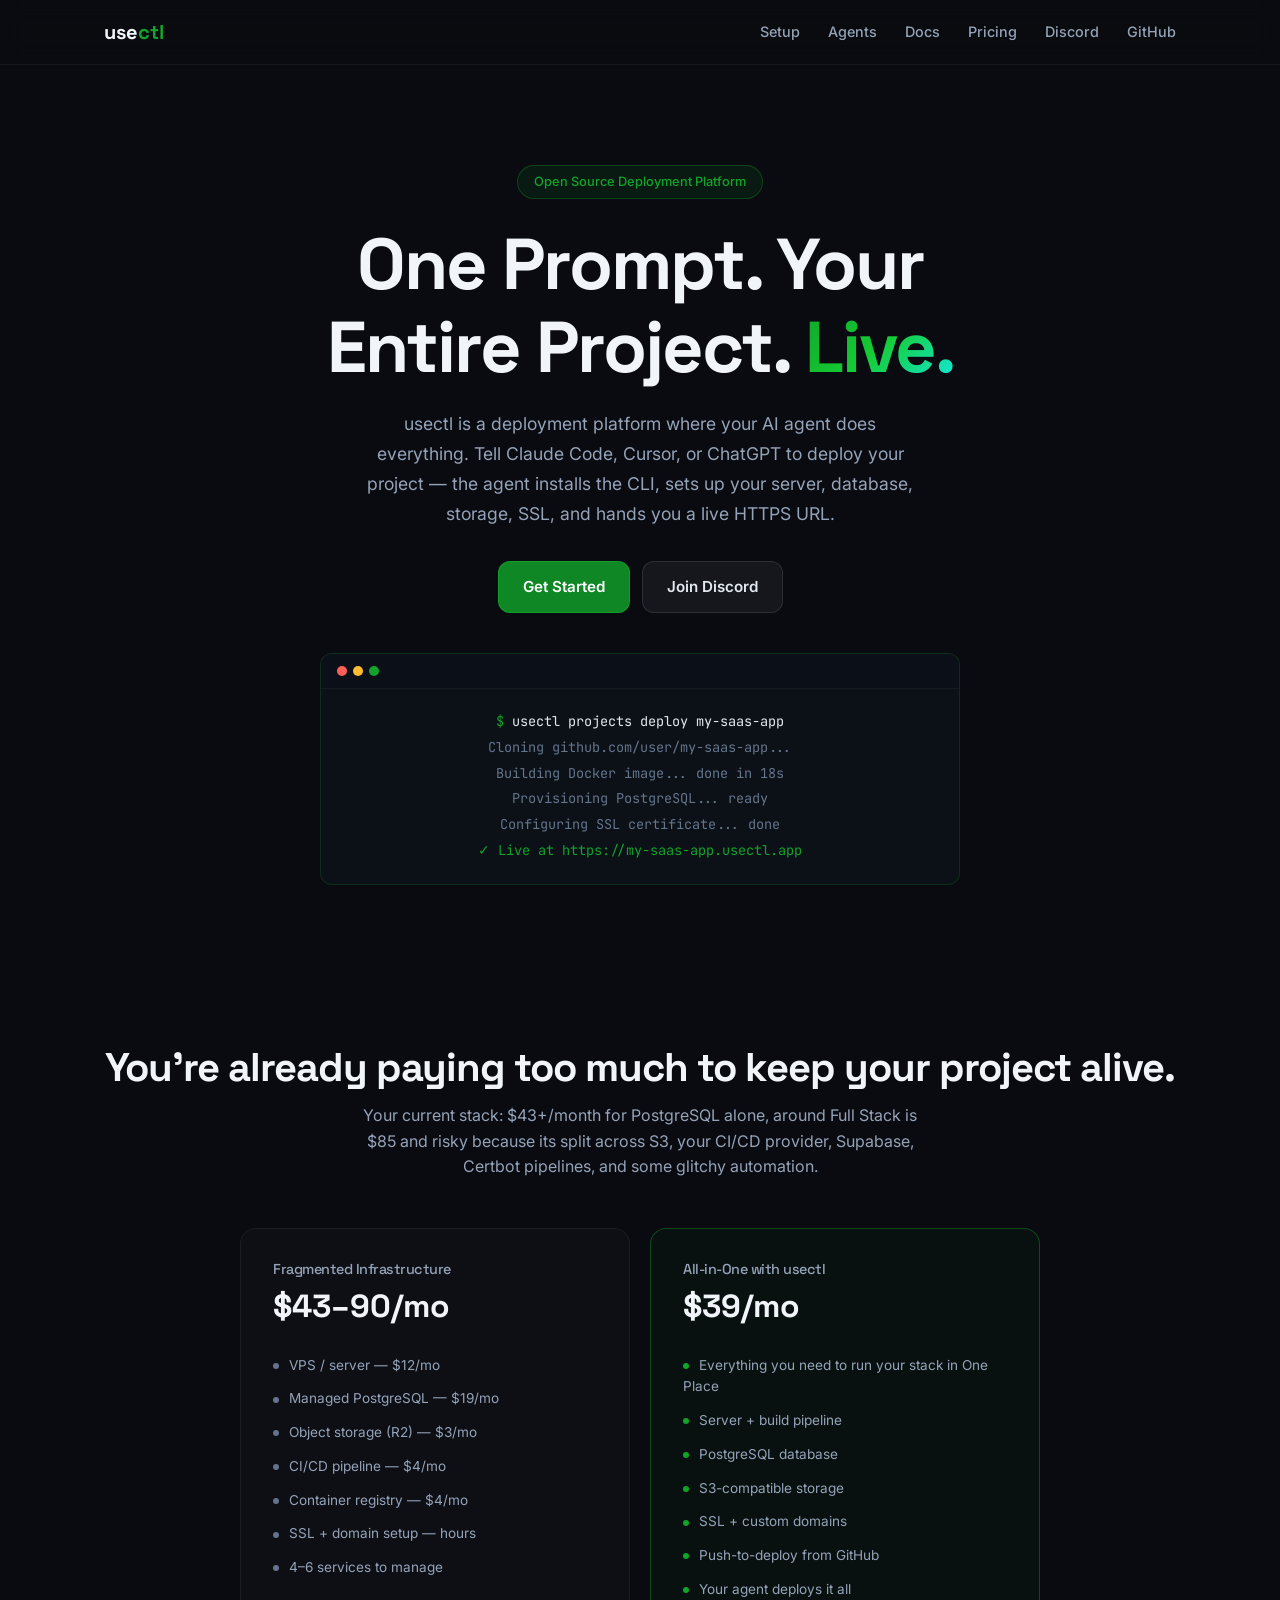
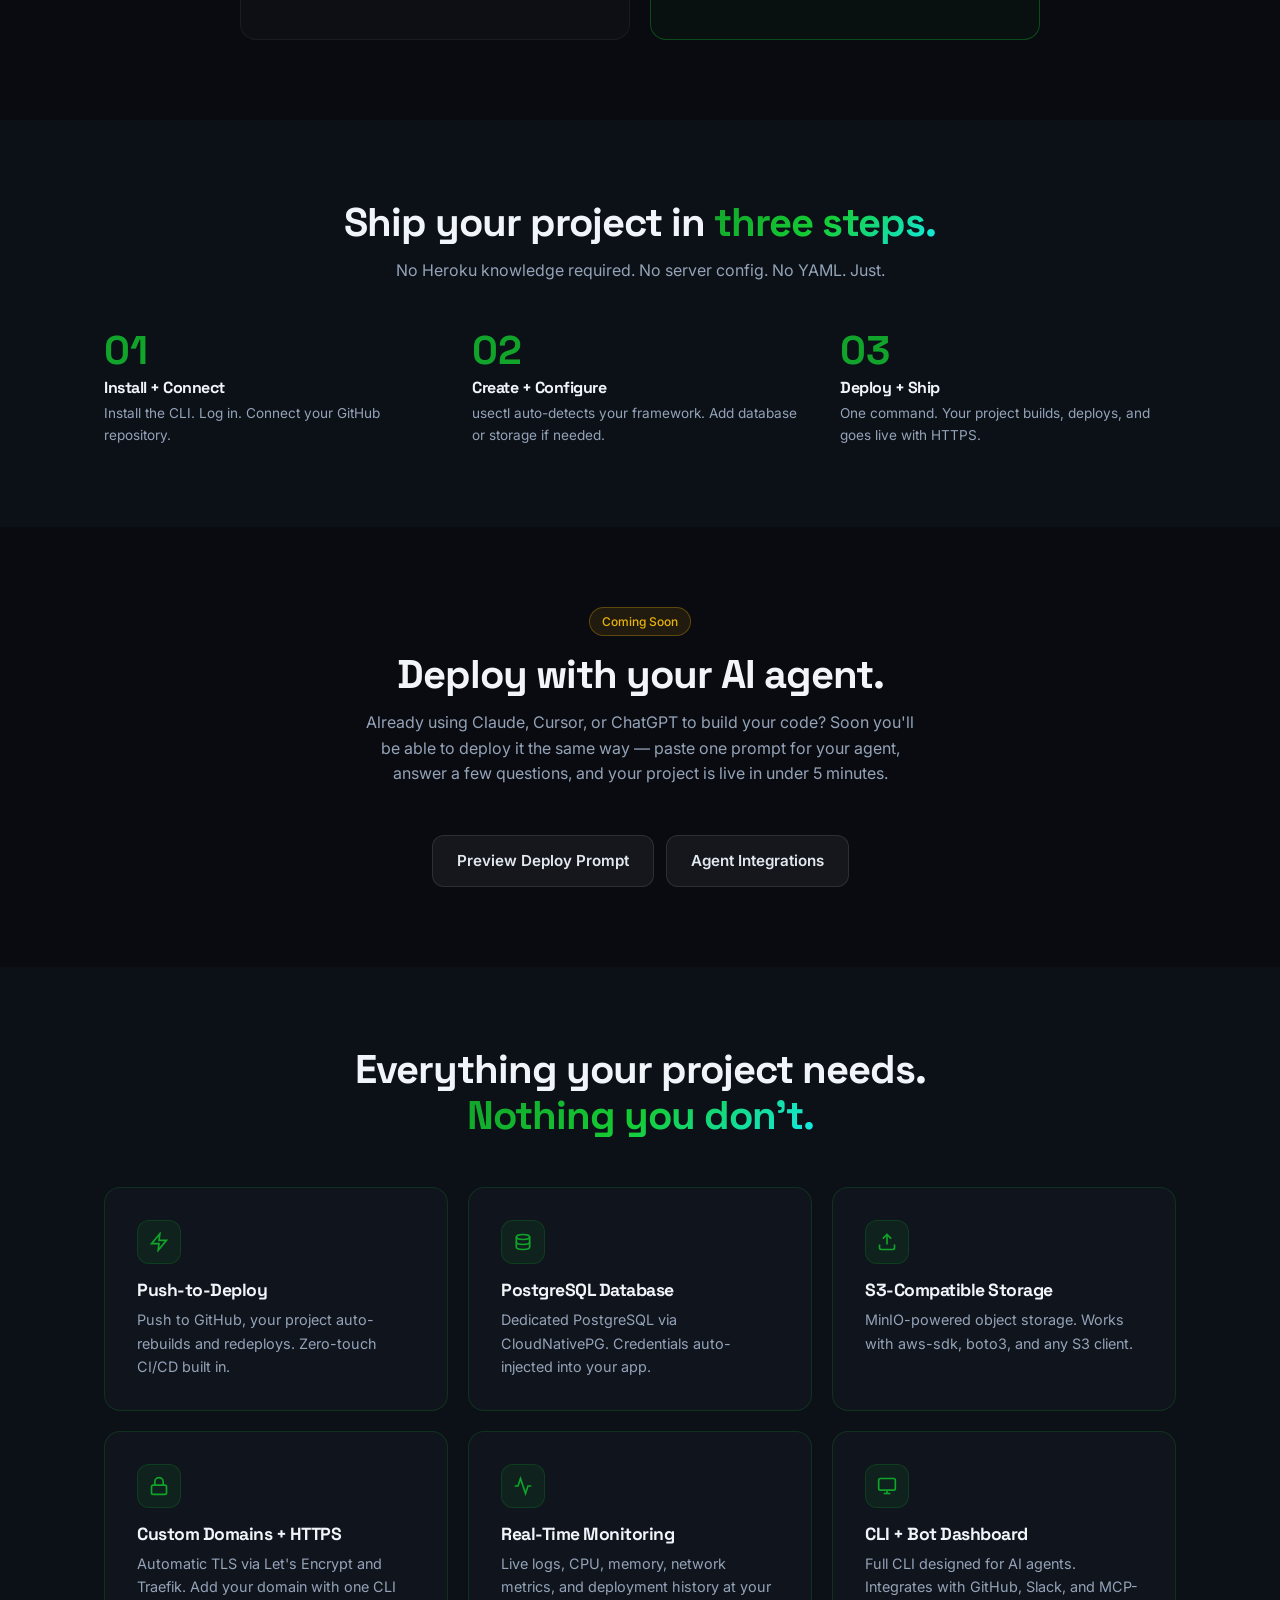
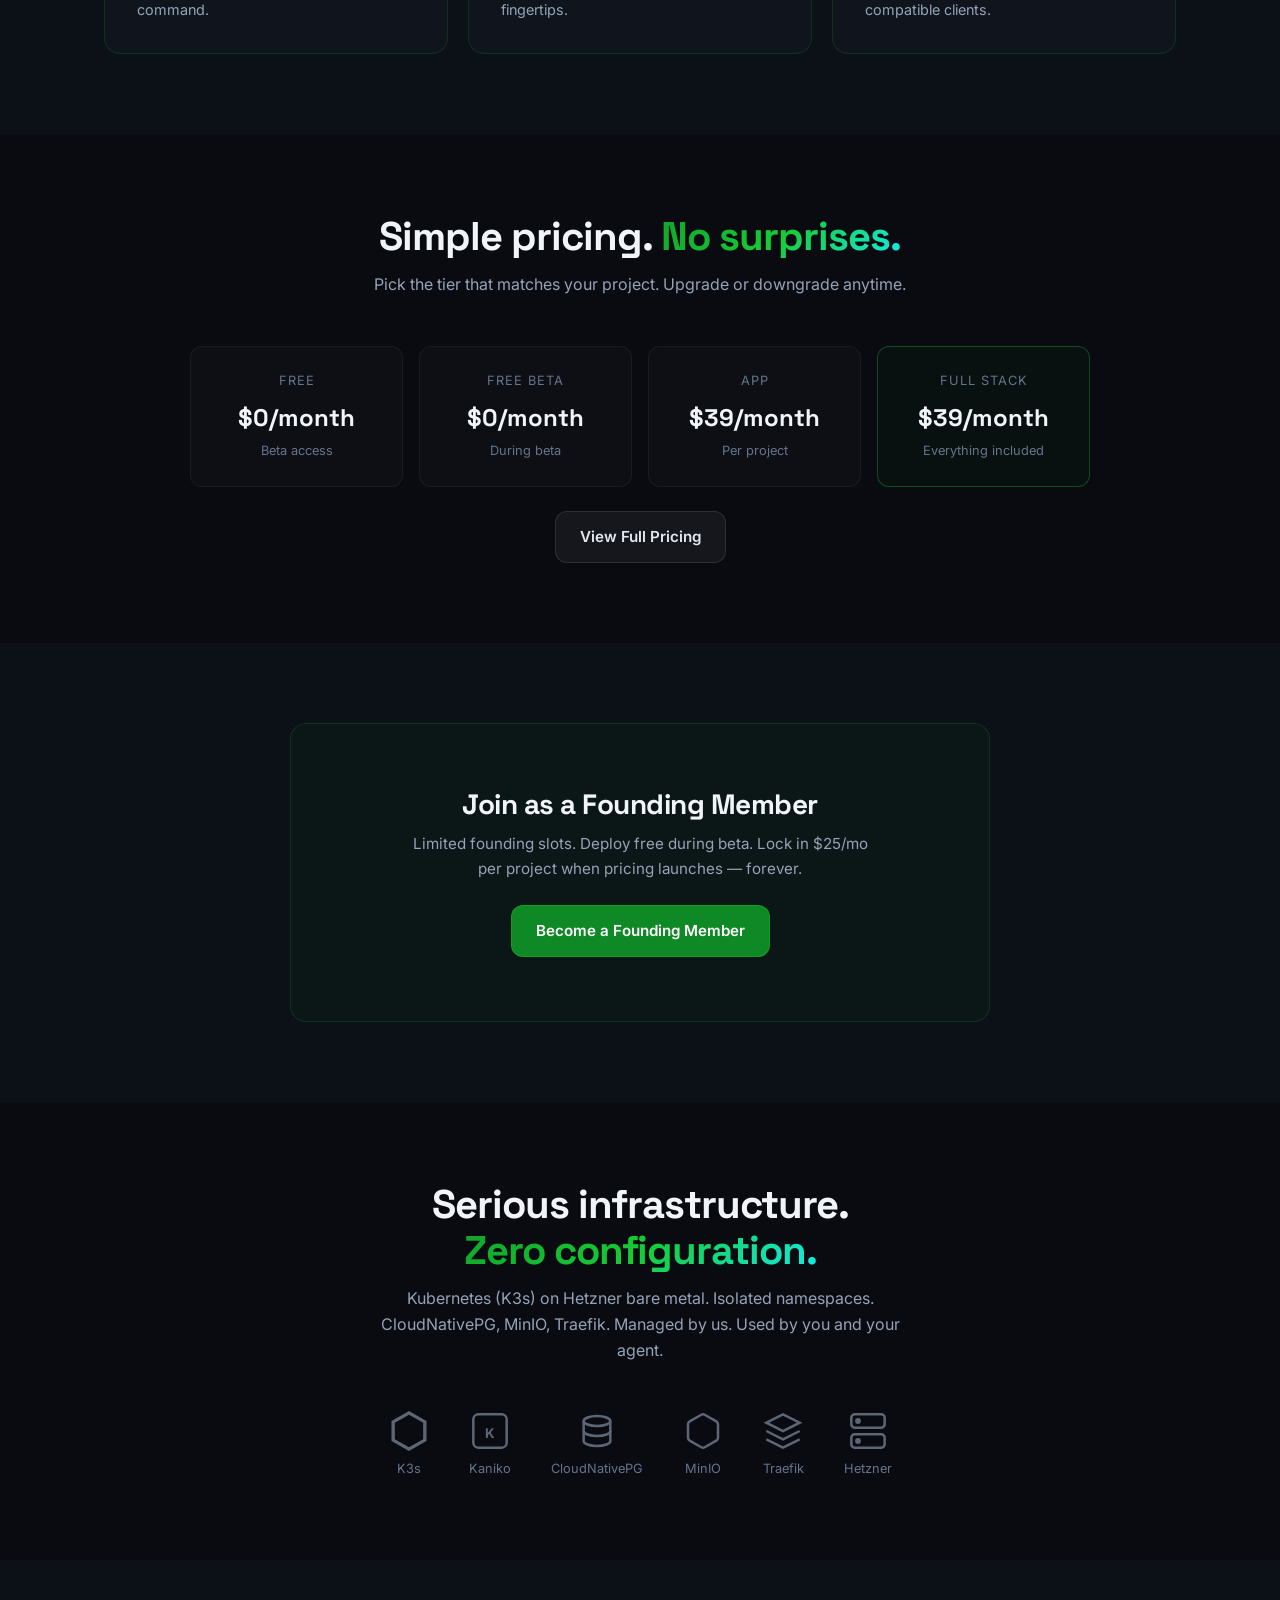
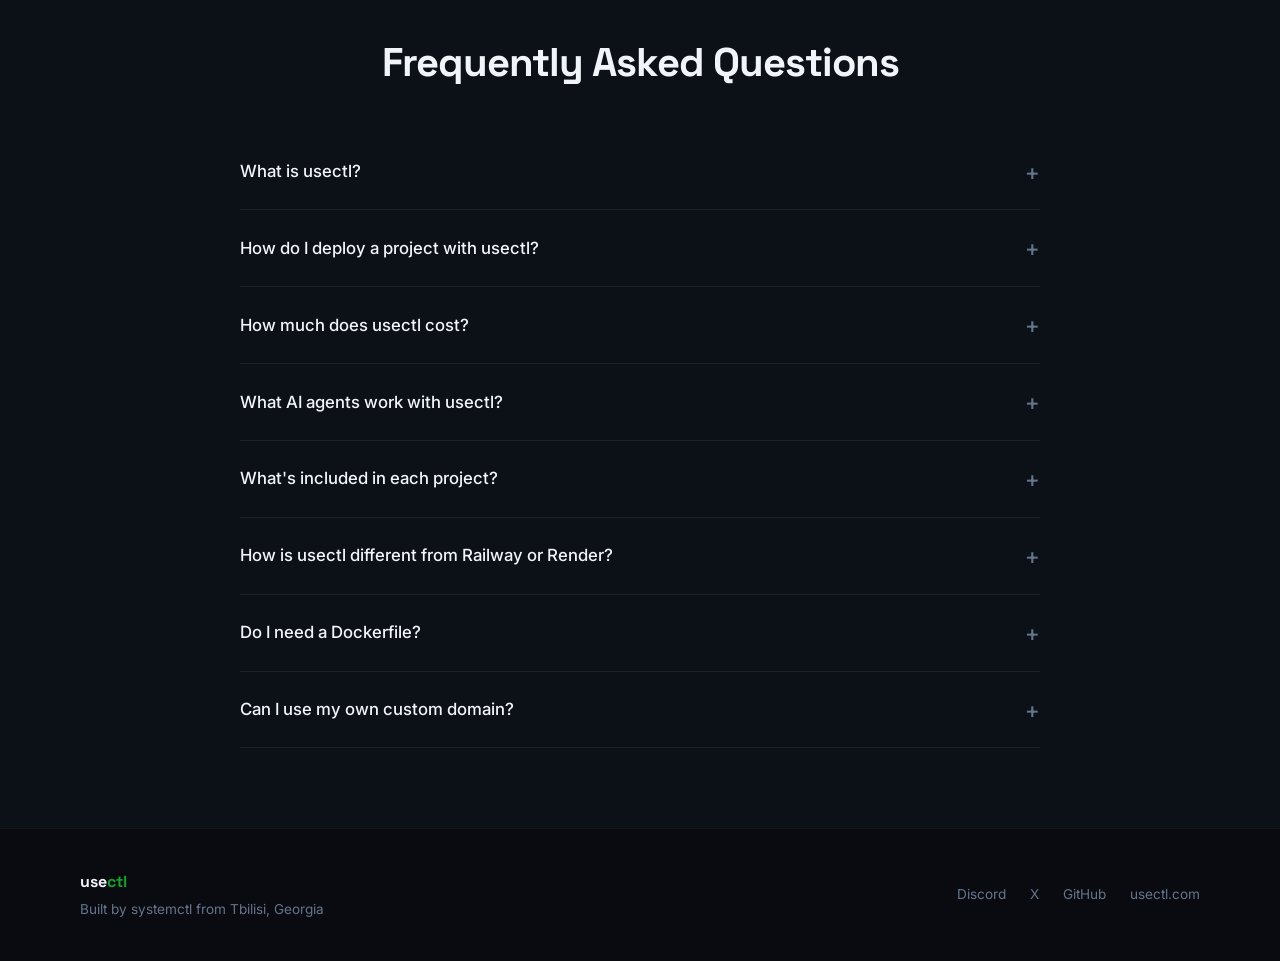
<file: index.html>
<!DOCTYPE html>
<html lang="en">
<head>
  <meta charset="UTF-8">
  <link rel="icon" type="image/png" sizes="32x32" href="/images/favicon-32.png">
  <link rel="icon" type="image/png" sizes="16x16" href="/images/favicon-16.png">
  <link rel="apple-touch-icon" sizes="180x180" href="/images/apple-touch-icon.png">
  <meta name="viewport" content="width=device-width, initial-scale=1.0">
  <title>usectl — One Prompt. Your Entire Project. Live.</title>
  <meta name="description" content="usectl is a deployment platform where your AI agent does everything. Tell Claude Code, Cursor, or ChatGPT to deploy your project — $39/month, everything included.">
  <link rel="canonical" href="https://community.usectl.com/">
  <!-- Open Graph -->
  <meta property="og:type" content="website">
  <meta property="og:site_name" content="usectl">
  <meta property="og:title" content="usectl — One Prompt. Your Entire Project. Live.">
  <meta property="og:description" content="usectl is a deployment platform where your AI agent does everything. Tell Claude Code, Cursor, or ChatGPT to deploy your project — $39/month, everything included.">
  <meta property="og:url" content="https://community.usectl.com/">
  <!-- Twitter Card -->
  <meta property="og:image" content="https://community.usectl.com/images/logo.png">
  <meta name="twitter:card" content="summary">
  <meta name="twitter:image" content="https://community.usectl.com/images/logo.png">
  <meta name="twitter:site" content="@gochaberulava">
  <meta name="twitter:title" content="usectl — One Prompt. Your Entire Project. Live.">
  <meta name="twitter:description" content="usectl is a deployment platform where your AI agent does everything. Tell Claude Code, Cursor, or ChatGPT to deploy your project — $39/month, everything included.">
  <!-- Structured Data -->
  <script type="application/ld+json">
  {
    "@context": "https://schema.org",
    "@type": "Organization",
    "name": "usectl",
    "url": "https://community.usectl.com",
    "description": "AI-agent-first deployment platform. One prompt to deploy your entire project.",
    "sameAs": [
      "https://github.com/systemctl-pro/usectl",
      "https://x.com/gochaberulava",
      "https://discord.gg/BB3KpQPA"
    ]
  }
  </script>
  <link rel="stylesheet" href="/css/style.css">
  <!-- Google Tag Manager -->
  <script>(function(w,d,s,l,i){w[l]=w[l]||[];w[l].push({'gtm.start':
  new Date().getTime(),event:'gtm.js'});var f=d.getElementsByTagName(s)[0],
  j=d.createElement(s),dl=l!='dataLayer'?'&l='+l:'';j.async=true;j.src=
  'https://www.googletagmanager.com/gtm.js?id='+i+dl;f.parentNode.insertBefore(j,f);
  })(window,document,'script','dataLayer','GT-KDBDMC6P');</script>
  <!-- End Google Tag Manager -->
  <!-- Google Analytics -->
  <script async src="https://www.googletagmanager.com/gtag/js?id=G-0KQ351KJPV"></script>
  <script>
    window.dataLayer = window.dataLayer || [];
    function gtag(){dataLayer.push(arguments);}
    gtag('js', new Date());
    gtag('config', 'G-0KQ351KJPV');
  </script>
  <!-- End Google Analytics -->
</head>
<body>
  <!-- Google Tag Manager (noscript) -->
  <noscript><iframe src="https://www.googletagmanager.com/ns.html?id=GT-KDBDMC6P"
  height="0" width="0" style="display:none;visibility:hidden"></iframe></noscript>
  <!-- End Google Tag Manager (noscript) -->

  <!-- Nav -->
  <nav class="nav">
    <div class="nav-inner">
      <a href="/" class="nav-logo">use<span>ctl</span></a>
      <button class="nav-toggle" aria-label="Toggle menu" aria-expanded="false">
        <span></span><span></span><span></span>
      </button>
      <ul class="nav-links">
        <li><a href="/setup.html">Setup</a></li>
        <li><a href="/agents/index.html">Agents</a></li>
        <li><a href="/docs/troubleshooting.html">Docs</a></li>
        <li><a href="/pricing.html">Pricing</a></li>
        <li><a href="https://discord.gg/BB3KpQPA" target="_blank">Discord</a></li>
        <li><a href="https://github.com/systemctl-pro/usectl" target="_blank">GitHub</a></li>
      </ul>
    </div>
  </nav>

  <!-- Hero -->
  <section class="hero">
    <div class="hero-badge">Open Source Deployment Platform</div>
    <h1>One Prompt. Your<br>Entire Project. <span class="text-gradient">Live.</span></h1>
    <p>usectl is a deployment platform where your AI agent does everything. Tell Claude Code, Cursor, or ChatGPT to deploy your project — the agent installs the CLI, sets up your server, database, storage, SSL, and hands you a live HTTPS URL.</p>
    <div class="btn-group">
      <a href="/setup.html" class="btn btn-primary">Get Started</a>
      <a href="https://discord.gg/BB3KpQPA" class="btn btn-secondary" target="_blank">Join Discord</a>
    </div>

    <div class="terminal">
      <div class="terminal-bar">
        <div class="terminal-dot terminal-dot-red"></div>
        <div class="terminal-dot terminal-dot-yellow"></div>
        <div class="terminal-dot terminal-dot-green"></div>
      </div>
      <div class="terminal-body">
        <div><span class="prompt">$</span> <span class="cmd">usectl projects deploy my-saas-app</span></div>
        <div class="output">Cloning github.com/user/my-saas-app...</div>
        <div class="output">Building Docker image... done in 18s</div>
        <div class="output">Provisioning PostgreSQL... ready</div>
        <div class="output">Configuring SSL certificate... done</div>
        <div class="success">&#10003; Live at https://my-saas-app.usectl.app</div>
      </div>
    </div>
  </section>

  <!-- Comparison -->
  <section class="section">
    <div class="container">
      <div class="section-header">
        <h2>You're already paying too much to keep your project alive.</h2>
        <p>Your current stack: $43+/month for PostgreSQL alone, around Full Stack is $85 and risky because its split across S3, your CI/CD provider, Supabase, Certbot pipelines, and some glitchy automation.</p>
      </div>
      <div class="comparison">
        <div class="comparison-card">
          <h3>Fragmented Infrastructure</h3>
          <div class="price">$43–90/mo</div>
          <ul>
            <li>VPS / server — $12/mo</li>
            <li>Managed PostgreSQL — $19/mo</li>
            <li>Object storage (R2) — $3/mo</li>
            <li>CI/CD pipeline — $4/mo</li>
            <li>Container registry — $4/mo</li>
            <li>SSL + domain setup — hours</li>
            <li>4–6 services to manage</li>
          </ul>
        </div>
        <div class="comparison-card highlight">
          <h3>All-in-One with usectl</h3>
          <div class="price">$39/mo</div>
          <ul>
            <li>Everything you need to run your stack in One Place</li>
            <li>Server + build pipeline</li>
            <li>PostgreSQL database</li>
            <li>S3-compatible storage</li>
            <li>SSL + custom domains</li>
            <li>Push-to-deploy from GitHub</li>
            <li>Your agent deploys it all</li>
          </ul>
        </div>
      </div>
    </div>
  </section>

  <!-- 3 Steps -->
  <section class="section section-alt">
    <div class="container">
      <div class="section-header">
        <h2>Ship your project in <span class="text-gradient">three steps.</span></h2>
        <p>No Heroku knowledge required. No server config. No YAML. Just.</p>
      </div>
      <div class="steps">
        <div class="step">
          <div class="step-num">01</div>
          <h3>Install + Connect</h3>
          <p>Install the CLI. Log in. Connect your GitHub repository.</p>
        </div>
        <div class="step">
          <div class="step-num">02</div>
          <h3>Create + Configure</h3>
          <p>usectl auto-detects your framework. Add database or storage if needed.</p>
        </div>
        <div class="step">
          <div class="step-num">03</div>
          <h3>Deploy + Ship</h3>
          <p>One command. Your project builds, deploys, and goes live with HTTPS.</p>
        </div>
      </div>
    </div>
  </section>

  <!-- Deploy with Agent (Coming Soon) -->
  <section class="section">
    <div class="container">
      <div class="section-header">
        <span class="coming-soon">Coming Soon</span>
        <h2 style="margin-top: 16px;">Deploy with your AI agent.</h2>
        <p>Already using Claude, Cursor, or ChatGPT to build your code? Soon you'll be able to deploy it the same way — paste one prompt for your agent, answer a few questions, and your project is live in under 5 minutes.</p>
      </div>
      <div class="btn-group">
        <a href="/deploy-prompt.html" class="btn btn-secondary">Preview Deploy Prompt</a>
        <a href="/agents/index.html" class="btn btn-secondary">Agent Integrations</a>
      </div>
    </div>
  </section>

  <!-- Features -->
  <section class="section section-alt">
    <div class="container">
      <div class="section-header">
        <h2>Everything your project needs.<br><span class="text-gradient">Nothing you don't.</span></h2>
      </div>
      <div class="card-grid card-grid-3">
        <div class="card">
          <div class="card-icon">
            <svg width="20" height="20" fill="none" stroke="#11a32a" stroke-width="2" viewBox="0 0 24 24"><path d="M13 2L3 14h9l-1 8 10-12h-9l1-8z"/></svg>
          </div>
          <h3>Push-to-Deploy</h3>
          <p>Push to GitHub, your project auto-rebuilds and redeploys. Zero-touch CI/CD built in.</p>
        </div>
        <div class="card">
          <div class="card-icon">
            <svg width="20" height="20" fill="none" stroke="#11a32a" stroke-width="2" viewBox="0 0 24 24"><ellipse cx="12" cy="6" rx="8" ry="3"/><path d="M4 6v6c0 1.66 3.58 3 8 3s8-1.34 8-3V6"/><path d="M4 12v6c0 1.66 3.58 3 8 3s8-1.34 8-3v-6"/></svg>
          </div>
          <h3>PostgreSQL Database</h3>
          <p>Dedicated PostgreSQL via CloudNativePG. Credentials auto-injected into your app.</p>
        </div>
        <div class="card">
          <div class="card-icon">
            <svg width="20" height="20" fill="none" stroke="#11a32a" stroke-width="2" viewBox="0 0 24 24"><path d="M21 15v4a2 2 0 0 1-2 2H5a2 2 0 0 1-2-2v-4"/><polyline points="17 8 12 3 7 8"/><line x1="12" y1="3" x2="12" y2="15"/></svg>
          </div>
          <h3>S3-Compatible Storage</h3>
          <p>MinIO-powered object storage. Works with aws-sdk, boto3, and any S3 client.</p>
        </div>
        <div class="card">
          <div class="card-icon">
            <svg width="20" height="20" fill="none" stroke="#11a32a" stroke-width="2" viewBox="0 0 24 24"><rect x="3" y="11" width="18" height="11" rx="2" ry="2"/><path d="M7 11V7a5 5 0 0 1 10 0v4"/></svg>
          </div>
          <h3>Custom Domains + HTTPS</h3>
          <p>Automatic TLS via Let's Encrypt and Traefik. Add your domain with one CLI command.</p>
        </div>
        <div class="card">
          <div class="card-icon">
            <svg width="20" height="20" fill="none" stroke="#11a32a" stroke-width="2" viewBox="0 0 24 24"><path d="M22 12h-4l-3 9L9 3l-3 9H2"/></svg>
          </div>
          <h3>Real-Time Monitoring</h3>
          <p>Live logs, CPU, memory, network metrics, and deployment history at your fingertips.</p>
        </div>
        <div class="card">
          <div class="card-icon">
            <svg width="20" height="20" fill="none" stroke="#11a32a" stroke-width="2" viewBox="0 0 24 24"><rect x="2" y="3" width="20" height="14" rx="2"/><line x1="8" y1="21" x2="16" y2="21"/><line x1="12" y1="17" x2="12" y2="21"/></svg>
          </div>
          <h3>CLI + Bot Dashboard</h3>
          <p>Full CLI designed for AI agents. Integrates with GitHub, Slack, and MCP-compatible clients.</p>
        </div>
      </div>
    </div>
  </section>

  <!-- Pricing Teaser -->
  <section class="section">
    <div class="container">
      <div class="section-header">
        <h2>Simple pricing. <span class="text-gradient">No surprises.</span></h2>
        <p>Pick the tier that matches your project. Upgrade or downgrade anytime.</p>
      </div>
      <div class="pricing-grid">
        <div class="pricing-card">
          <div class="tier">Free</div>
          <div class="amount">$0/month</div>
          <div class="period">Beta access</div>
        </div>
        <div class="pricing-card">
          <div class="tier">Free Beta</div>
          <div class="amount">$0/month</div>
          <div class="period">During beta</div>
        </div>
        <div class="pricing-card">
          <div class="tier">App</div>
          <div class="amount">$39/month</div>
          <div class="period">Per project</div>
        </div>
        <div class="pricing-card featured">
          <div class="tier">Full Stack</div>
          <div class="amount">$39/month</div>
          <div class="period">Everything included</div>
        </div>
      </div>
      <div style="text-align: center; margin-top: 24px;">
        <a href="/pricing.html" class="btn btn-secondary">View Full Pricing</a>
      </div>
    </div>
  </section>

  <!-- Founding Member CTA -->
  <section class="section section-alt">
    <div class="container">
      <div class="founding-cta">
        <h2>Join as a Founding Member</h2>
        <p>Limited founding slots. Deploy free during beta. Lock in $25/mo per project when pricing launches — forever.</p>
        <a href="https://discord.gg/BB3KpQPA" class="btn btn-primary" target="_blank">Become a Founding Member</a>
      </div>
    </div>
  </section>

  <!-- Infrastructure -->
  <section class="section">
    <div class="container">
      <div class="section-header">
        <h2>Serious infrastructure.<br><span class="text-gradient">Zero configuration.</span></h2>
        <p>Kubernetes (K3s) on Hetzner bare metal. Isolated namespaces. CloudNativePG, MinIO, Traefik. Managed by us. Used by you and your agent.</p>
      </div>
      <div class="infra-icons">
        <div class="infra-icon">
          <svg width="40" height="40" viewBox="0 0 24 24" fill="#94a3b8"><path d="M12 0L1.5 6v12L12 24l10.5-6V6L12 0zm0 2.2l8.5 4.9v9.8L12 21.8l-8.5-4.9V7.1L12 2.2z"/></svg>
          <span>K3s</span>
        </div>
        <div class="infra-icon">
          <svg width="40" height="40" viewBox="0 0 24 24" fill="#94a3b8"><rect x="2" y="2" width="20" height="20" rx="3" fill="none" stroke="#94a3b8" stroke-width="1.5"/><text x="12" y="16" text-anchor="middle" fill="#94a3b8" font-size="8" font-weight="bold">K</text></svg>
          <span>Kaniko</span>
        </div>
        <div class="infra-icon">
          <svg width="40" height="40" viewBox="0 0 24 24" fill="none" stroke="#94a3b8" stroke-width="1.5"><ellipse cx="12" cy="6" rx="8" ry="3"/><path d="M4 6v6c0 1.66 3.58 3 8 3s8-1.34 8-3V6"/><path d="M4 12v6c0 1.66 3.58 3 8 3s8-1.34 8-3v-6"/></svg>
          <span>CloudNativePG</span>
        </div>
        <div class="infra-icon">
          <svg width="40" height="40" viewBox="0 0 24 24" fill="none" stroke="#94a3b8" stroke-width="1.5"><path d="M21 16V8a2 2 0 0 0-1-1.73l-7-4a2 2 0 0 0-2 0l-7 4A2 2 0 0 0 3 8v8a2 2 0 0 0 1 1.73l7 4a2 2 0 0 0 2 0l7-4A2 2 0 0 0 21 16z"/></svg>
          <span>MinIO</span>
        </div>
        <div class="infra-icon">
          <svg width="40" height="40" viewBox="0 0 24 24" fill="none" stroke="#94a3b8" stroke-width="1.5"><path d="M12 2L2 7l10 5 10-5-10-5z"/><path d="M2 17l10 5 10-5"/><path d="M2 12l10 5 10-5"/></svg>
          <span>Traefik</span>
        </div>
        <div class="infra-icon">
          <svg width="40" height="40" viewBox="0 0 24 24" fill="none" stroke="#94a3b8" stroke-width="1.5"><rect x="2" y="2" width="20" height="8" rx="2"/><rect x="2" y="14" width="20" height="8" rx="2"/><circle cx="6" cy="6" r="1" fill="#94a3b8"/><circle cx="6" cy="18" r="1" fill="#94a3b8"/></svg>
          <span>Hetzner</span>
        </div>
      </div>
    </div>
  </section>

  <!-- FAQ -->
  <section class="section section-alt">
    <div class="container">
      <div class="section-header">
        <h2>Frequently Asked Questions</h2>
      </div>
      <div class="faq">
        <details>
          <summary>What is usectl?</summary>
          <p>usectl is a deployment platform that lets AI agents deploy your entire project with a single prompt. It includes server hosting, PostgreSQL database, S3-compatible storage, automatic SSL, custom domains, and push-to-deploy from GitHub — all for $39/month per project. It runs on K3s (Kubernetes) on Hetzner bare metal and is built by systemctl in Tbilisi, Georgia.</p>
        </details>
        <details>
          <summary>How do I deploy a project with usectl?</summary>
          <p>Install the CLI with <code>curl -fsSL https://usectl.com/install.sh | bash</code>, run <code>usectl login</code> to authenticate, connect your GitHub with <code>usectl github login</code>, then create and deploy your project with <code>usectl projects create</code> and <code>usectl projects deploy</code>. Your project will be live at an HTTPS URL in under 5 minutes. You can also paste a deploy prompt into any AI agent and let it handle everything.</p>
        </details>
        <details>
          <summary>How much does usectl cost?</summary>
          <p>usectl costs $39/month per project with everything included — no tiers, no usage meters, no feature gates. During the free beta, you can deploy at no cost. Founding members lock in $25/month per project forever when pricing launches.</p>
        </details>
        <details>
          <summary>What AI agents work with usectl?</summary>
          <p>usectl works with any AI coding agent that has terminal access, including Claude Code, Cursor, ChatGPT, Windsurf, and others. The CLI is designed for AI agent consumption with <code>--json</code> output on all commands. MCP connector and skill integrations for deeper agent integration are coming soon.</p>
        </details>
        <details>
          <summary>What's included in each project?</summary>
          <p>Every usectl project includes: container hosting with push-to-deploy from GitHub, dedicated PostgreSQL database (CloudNativePG), S3-compatible object storage (MinIO, 10GB), automatic SSL/TLS via Let's Encrypt, custom domain support, real-time monitoring and logs, and a CLI designed for both humans and AI agents.</p>
        </details>
        <details>
          <summary>How is usectl different from Railway or Render?</summary>
          <p>usectl is a self-hosted Railway/Render alternative that runs on dedicated Kubernetes infrastructure (K3s on Hetzner bare metal). Unlike Railway, there are no usage-based pricing surprises — $39/month covers everything including database and storage. Unlike Render, usectl is designed for AI agents first: your coding assistant can deploy, manage, and monitor your project through the CLI without you touching a dashboard. You get the same full-stack experience (hosting + database + storage + SSL) but at a flat, predictable price.</p>
        </details>
        <details>
          <summary>Do I need a Dockerfile?</summary>
          <p>Not always. usectl auto-detects Next.js, Node.js, and static sites and injects an appropriate Dockerfile automatically. For other frameworks like Go, Python, or Rust, you need a Dockerfile in your repo root.</p>
        </details>
        <details>
          <summary>Can I use my own custom domain?</summary>
          <p>Yes. Run <code>usectl domains add --project &lt;id&gt; --domain yourdomain.com</code> and add a CNAME record pointing to <code>usectl.app</code>. SSL certificates are provisioned automatically via Let's Encrypt and Traefik.</p>
        </details>
      </div>
    </div>
  </section>
  <script type="application/ld+json">
  {
    "@context": "https://schema.org",
    "@type": "FAQPage",
    "mainEntity": [
      {
        "@type": "Question",
        "name": "What is usectl?",
        "acceptedAnswer": {
          "@type": "Answer",
          "text": "usectl is a deployment platform that lets AI agents deploy your entire project with a single prompt. It includes server hosting, PostgreSQL database, S3-compatible storage, automatic SSL, custom domains, and push-to-deploy from GitHub — all for $39/month per project. It runs on K3s (Kubernetes) on Hetzner bare metal and is built by systemctl in Tbilisi, Georgia."
        }
      },
      {
        "@type": "Question",
        "name": "How do I deploy a project with usectl?",
        "acceptedAnswer": {
          "@type": "Answer",
          "text": "Install the CLI with curl -fsSL https://usectl.com/install.sh | bash, run usectl login to authenticate, connect your GitHub with usectl github login, then create and deploy your project with usectl projects create and usectl projects deploy. Your project will be live at an HTTPS URL in under 5 minutes."
        }
      },
      {
        "@type": "Question",
        "name": "How much does usectl cost?",
        "acceptedAnswer": {
          "@type": "Answer",
          "text": "usectl costs $39/month per project with everything included — no tiers, no usage meters, no feature gates. During the free beta, you can deploy at no cost. Founding members lock in $25/month per project forever when pricing launches."
        }
      },
      {
        "@type": "Question",
        "name": "What AI agents work with usectl?",
        "acceptedAnswer": {
          "@type": "Answer",
          "text": "usectl works with any AI coding agent that has terminal access, including Claude Code, Cursor, ChatGPT, Windsurf, and others. The CLI is designed for AI agent consumption with --json output on all commands. MCP connector and skill integrations are coming soon."
        }
      },
      {
        "@type": "Question",
        "name": "What's included in each project?",
        "acceptedAnswer": {
          "@type": "Answer",
          "text": "Every usectl project includes: container hosting with push-to-deploy from GitHub, dedicated PostgreSQL database (CloudNativePG), S3-compatible object storage (MinIO, 10GB), automatic SSL/TLS via Let's Encrypt, custom domain support, real-time monitoring and logs, and a CLI designed for both humans and AI agents."
        }
      },
      {
        "@type": "Question",
        "name": "How is usectl different from Railway or Render?",
        "acceptedAnswer": {
          "@type": "Answer",
          "text": "usectl is a self-hosted Railway/Render alternative that runs on dedicated Kubernetes infrastructure (K3s on Hetzner bare metal). Unlike Railway, there are no usage-based pricing surprises — $39/month covers everything including database and storage. Unlike Render, usectl is designed for AI agents first: your coding assistant can deploy, manage, and monitor your project through the CLI without you touching a dashboard. You get the same full-stack experience but at a flat, predictable price."
        }
      },
      {
        "@type": "Question",
        "name": "Do I need a Dockerfile?",
        "acceptedAnswer": {
          "@type": "Answer",
          "text": "Not always. usectl auto-detects Next.js, Node.js, and static sites and injects an appropriate Dockerfile automatically. For other frameworks like Go, Python, or Rust, you need a Dockerfile in your repo root."
        }
      },
      {
        "@type": "Question",
        "name": "Can I use my own custom domain?",
        "acceptedAnswer": {
          "@type": "Answer",
          "text": "Yes. Run usectl domains add --project <id> --domain yourdomain.com and add a CNAME record pointing to usectl.app. SSL certificates are provisioned automatically via Let's Encrypt and Traefik."
        }
      }
    ]
  }
  </script>

  <!-- Footer -->
  <footer class="footer">
    <div class="footer-inner">
      <div class="footer-left">
        <div class="footer-logo">use<span>ctl</span></div>
        <div>Built by systemctl from Tbilisi, Georgia</div>
      </div>
      <div class="footer-links">
        <a href="https://discord.gg/BB3KpQPA" target="_blank">Discord</a>
        <a href="https://x.com/gochaberulava" target="_blank">X</a>
        <a href="https://github.com/systemctl-pro/usectl" target="_blank">GitHub</a>
        <a href="https://usectl.com">usectl.com</a>
      </div>
    </div>
  </footer>

  <script src="/js/main.js"></script>
</body>
</html>
</file>
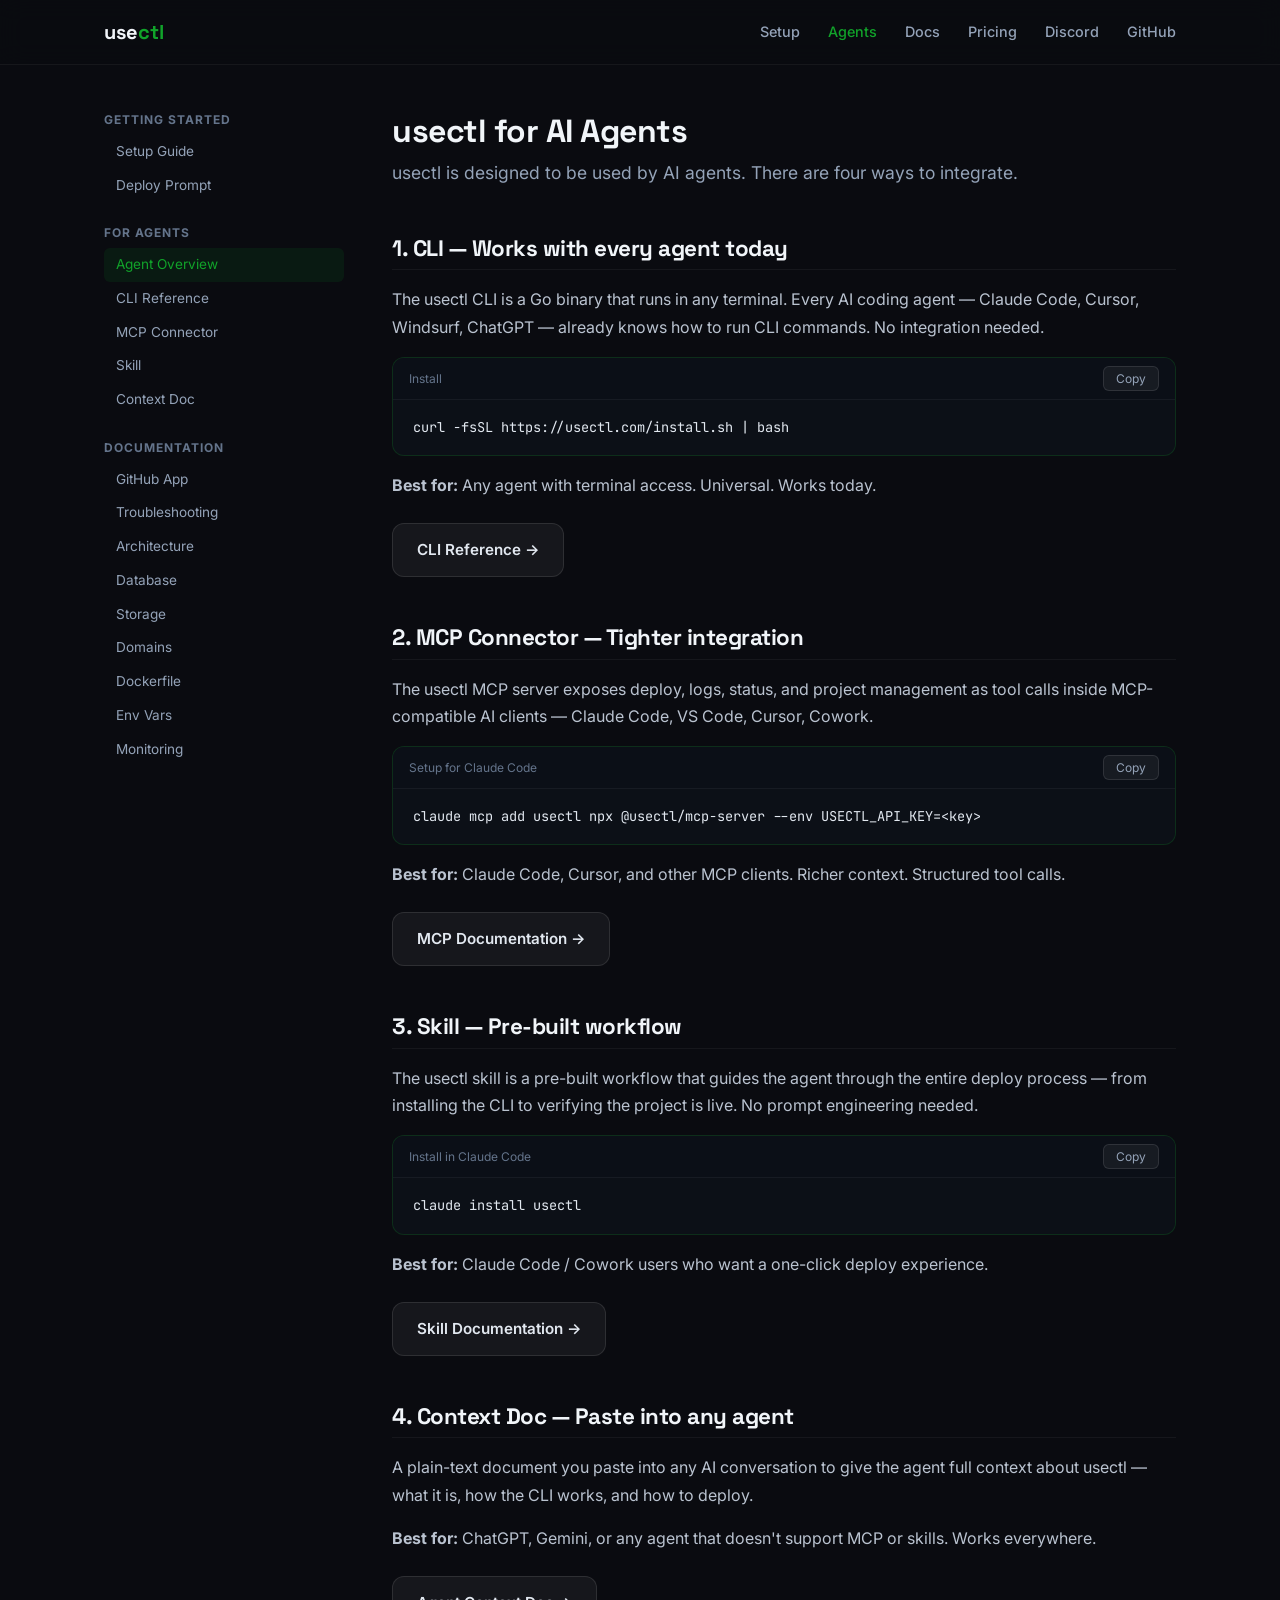
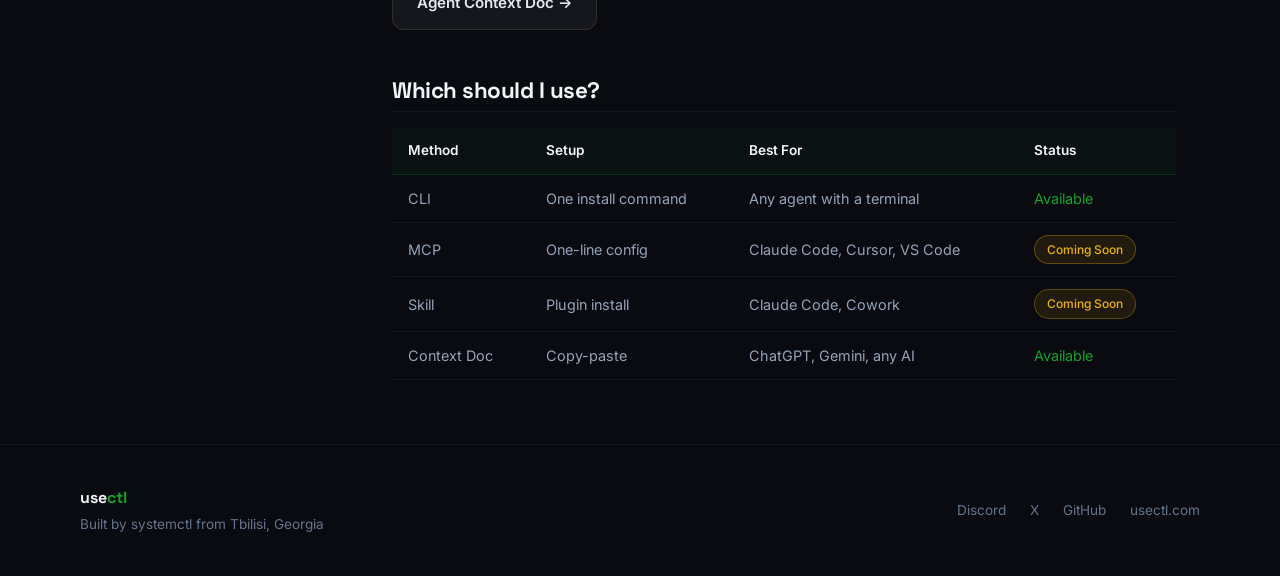
<file: agents/index.html>
<!DOCTYPE html>
<html lang="en">
<head>
  <meta charset="UTF-8">
  <link rel="icon" type="image/png" sizes="32x32" href="/images/favicon-32.png">
  <link rel="icon" type="image/png" sizes="16x16" href="/images/favicon-16.png">
  <link rel="apple-touch-icon" sizes="180x180" href="/images/apple-touch-icon.png">
  <meta name="viewport" content="width=device-width, initial-scale=1.0">
  <title>usectl for AI Agents</title>
  <meta name="description" content="How AI agents interact with usectl — CLI, MCP connector, skills, and context documents.">
  <link rel="canonical" href="https://community.usectl.com/agents/index.html">
  <meta property="og:type" content="article">
  <meta property="og:site_name" content="usectl">
  <meta property="og:title" content="usectl for AI Agents">
  <meta property="og:description" content="How AI agents interact with usectl — CLI, MCP connector, skills, and context documents.">
  <meta property="og:url" content="https://community.usectl.com/agents/index.html">
  <meta property="og:image" content="https://community.usectl.com/images/logo.png">
  <meta name="twitter:card" content="summary">
  <meta name="twitter:image" content="https://community.usectl.com/images/logo.png">
  <meta name="twitter:site" content="@gochaberulava">
  <meta name="twitter:title" content="usectl for AI Agents">
  <meta name="twitter:description" content="How AI agents interact with usectl — CLI, MCP connector, skills, and context documents.">
  <link rel="stylesheet" href="/css/style.css">
  <!-- Google Tag Manager -->
  <script>(function(w,d,s,l,i){w[l]=w[l]||[];w[l].push({'gtm.start':
  new Date().getTime(),event:'gtm.js'});var f=d.getElementsByTagName(s)[0],
  j=d.createElement(s),dl=l!='dataLayer'?'&l='+l:'';j.async=true;j.src=
  'https://www.googletagmanager.com/gtm.js?id='+i+dl;f.parentNode.insertBefore(j,f);
  })(window,document,'script','dataLayer','GT-KDBDMC6P');</script>
  <!-- End Google Tag Manager -->
  <!-- Google Analytics -->
  <script async src="https://www.googletagmanager.com/gtag/js?id=G-0KQ351KJPV"></script>
  <script>
    window.dataLayer = window.dataLayer || [];
    function gtag(){dataLayer.push(arguments);}
    gtag('js', new Date());
    gtag('config', 'G-0KQ351KJPV');
  </script>
  <!-- End Google Analytics -->
</head>
<body>
  <!-- Google Tag Manager (noscript) -->
  <noscript><iframe src="https://www.googletagmanager.com/ns.html?id=GT-KDBDMC6P"
  height="0" width="0" style="display:none;visibility:hidden"></iframe></noscript>
  <!-- End Google Tag Manager (noscript) -->

  <nav class="nav">
    <div class="nav-inner">
      <a href="/" class="nav-logo">use<span>ctl</span></a>
      <button class="nav-toggle" aria-label="Toggle menu" aria-expanded="false">
        <span></span><span></span><span></span>
      </button>
      <ul class="nav-links">
        <li><a href="/setup.html">Setup</a></li>
        <li><a href="/agents/index.html">Agents</a></li>
        <li><a href="/docs/troubleshooting.html">Docs</a></li>
        <li><a href="/pricing.html">Pricing</a></li>
        <li><a href="https://discord.gg/BB3KpQPA" target="_blank">Discord</a></li>
        <li><a href="https://github.com/systemctl-pro/usectl" target="_blank">GitHub</a></li>
      </ul>
    </div>
  </nav>

  <div class="doc-layout">
    <aside class="sidebar">
      <div class="sidebar-section">
        <h4>Getting Started</h4>
        <a href="/setup.html">Setup Guide</a>
        <a href="/deploy-prompt.html">Deploy Prompt</a>
      </div>
      <div class="sidebar-section">
        <h4>For Agents</h4>
        <a href="/agents/index.html" class="active">Agent Overview</a>
        <a href="/agents/cli.html">CLI Reference</a>
        <a href="/agents/mcp.html">MCP Connector</a>
        <a href="/agents/skill.html">Skill</a>
        <a href="/agents/doc.html">Context Doc</a>
      </div>
      <div class="sidebar-section">
        <h4>Documentation</h4>
        <a href="/docs/github-app.html">GitHub App</a>
        <a href="/docs/troubleshooting.html">Troubleshooting</a>
        <a href="/docs/architecture.html">Architecture</a>
        <a href="/docs/database.html">Database</a>
        <a href="/docs/storage.html">Storage</a>
        <a href="/docs/domains.html">Domains</a>
        <a href="/docs/dockerfile.html">Dockerfile</a>
        <a href="/docs/env-vars.html">Env Vars</a>
        <a href="/docs/monitoring.html">Monitoring</a>
      </div>
    </aside>

    <main class="doc-content">
      <h1>usectl for AI Agents</h1>
      <p class="subtitle">usectl is designed to be used by AI agents. There are four ways to integrate.</p>

      <h2>1. CLI — Works with every agent today</h2>
      <p>The usectl CLI is a Go binary that runs in any terminal. Every AI coding agent — Claude Code, Cursor, Windsurf, ChatGPT — already knows how to run CLI commands. No integration needed.</p>
      <div class="code-block">
        <div class="code-block-header">
          <span>Install</span>
          <button class="copy-btn">Copy</button>
        </div>
        <pre><code>curl -fsSL https://usectl.com/install.sh | bash</code></pre>
      </div>
      <p><strong>Best for:</strong> Any agent with terminal access. Universal. Works today.</p>
      <p><a href="/agents/cli.html" class="btn btn-secondary" style="margin-top: 8px;">CLI Reference &rarr;</a></p>

      <h2>2. MCP Connector — Tighter integration</h2>
      <p>The usectl MCP server exposes deploy, logs, status, and project management as tool calls inside MCP-compatible AI clients — Claude Code, VS Code, Cursor, Cowork.</p>
      <div class="code-block">
        <div class="code-block-header">
          <span>Setup for Claude Code</span>
          <button class="copy-btn">Copy</button>
        </div>
        <pre><code>claude mcp add usectl npx @usectl/mcp-server --env USECTL_API_KEY=&lt;key&gt;</code></pre>
      </div>
      <p><strong>Best for:</strong> Claude Code, Cursor, and other MCP clients. Richer context. Structured tool calls.</p>
      <p><a href="/agents/mcp.html" class="btn btn-secondary" style="margin-top: 8px;">MCP Documentation &rarr;</a></p>

      <h2>3. Skill — Pre-built workflow</h2>
      <p>The usectl skill is a pre-built workflow that guides the agent through the entire deploy process — from installing the CLI to verifying the project is live. No prompt engineering needed.</p>
      <div class="code-block">
        <div class="code-block-header">
          <span>Install in Claude Code</span>
          <button class="copy-btn">Copy</button>
        </div>
        <pre><code>claude install usectl</code></pre>
      </div>
      <p><strong>Best for:</strong> Claude Code / Cowork users who want a one-click deploy experience.</p>
      <p><a href="/agents/skill.html" class="btn btn-secondary" style="margin-top: 8px;">Skill Documentation &rarr;</a></p>

      <h2>4. Context Doc — Paste into any agent</h2>
      <p>A plain-text document you paste into any AI conversation to give the agent full context about usectl — what it is, how the CLI works, and how to deploy.</p>
      <p><strong>Best for:</strong> ChatGPT, Gemini, or any agent that doesn't support MCP or skills. Works everywhere.</p>
      <p><a href="/agents/doc.html" class="btn btn-secondary" style="margin-top: 8px;">Agent Context Doc &rarr;</a></p>

      <h2>Which should I use?</h2>
      <div class="table-wrap">
        <table>
          <thead>
            <tr><th>Method</th><th>Setup</th><th>Best For</th><th>Status</th></tr>
          </thead>
          <tbody>
            <tr>
              <td>CLI</td>
              <td>One install command</td>
              <td>Any agent with a terminal</td>
              <td><span style="color: #11a32a;">Available</span></td>
            </tr>
            <tr>
              <td>MCP</td>
              <td>One-line config</td>
              <td>Claude Code, Cursor, VS Code</td>
              <td><span class="coming-soon">Coming Soon</span></td>
            </tr>
            <tr>
              <td>Skill</td>
              <td>Plugin install</td>
              <td>Claude Code, Cowork</td>
              <td><span class="coming-soon">Coming Soon</span></td>
            </tr>
            <tr>
              <td>Context Doc</td>
              <td>Copy-paste</td>
              <td>ChatGPT, Gemini, any AI</td>
              <td><span style="color: #11a32a;">Available</span></td>
            </tr>
          </tbody>
        </table>
      </div>
    </main>
  </div>

  <footer class="footer">
    <div class="footer-inner">
      <div class="footer-left">
        <div class="footer-logo">use<span>ctl</span></div>
        <div>Built by systemctl from Tbilisi, Georgia</div>
      </div>
      <div class="footer-links">
        <a href="https://discord.gg/BB3KpQPA" target="_blank">Discord</a>
        <a href="https://x.com/gochaberulava" target="_blank">X</a>
        <a href="https://github.com/systemctl-pro/usectl" target="_blank">GitHub</a>
        <a href="https://usectl.com">usectl.com</a>
      </div>
    </div>
  </footer>

  <script src="/js/main.js"></script>
</body>
</html>
</file>
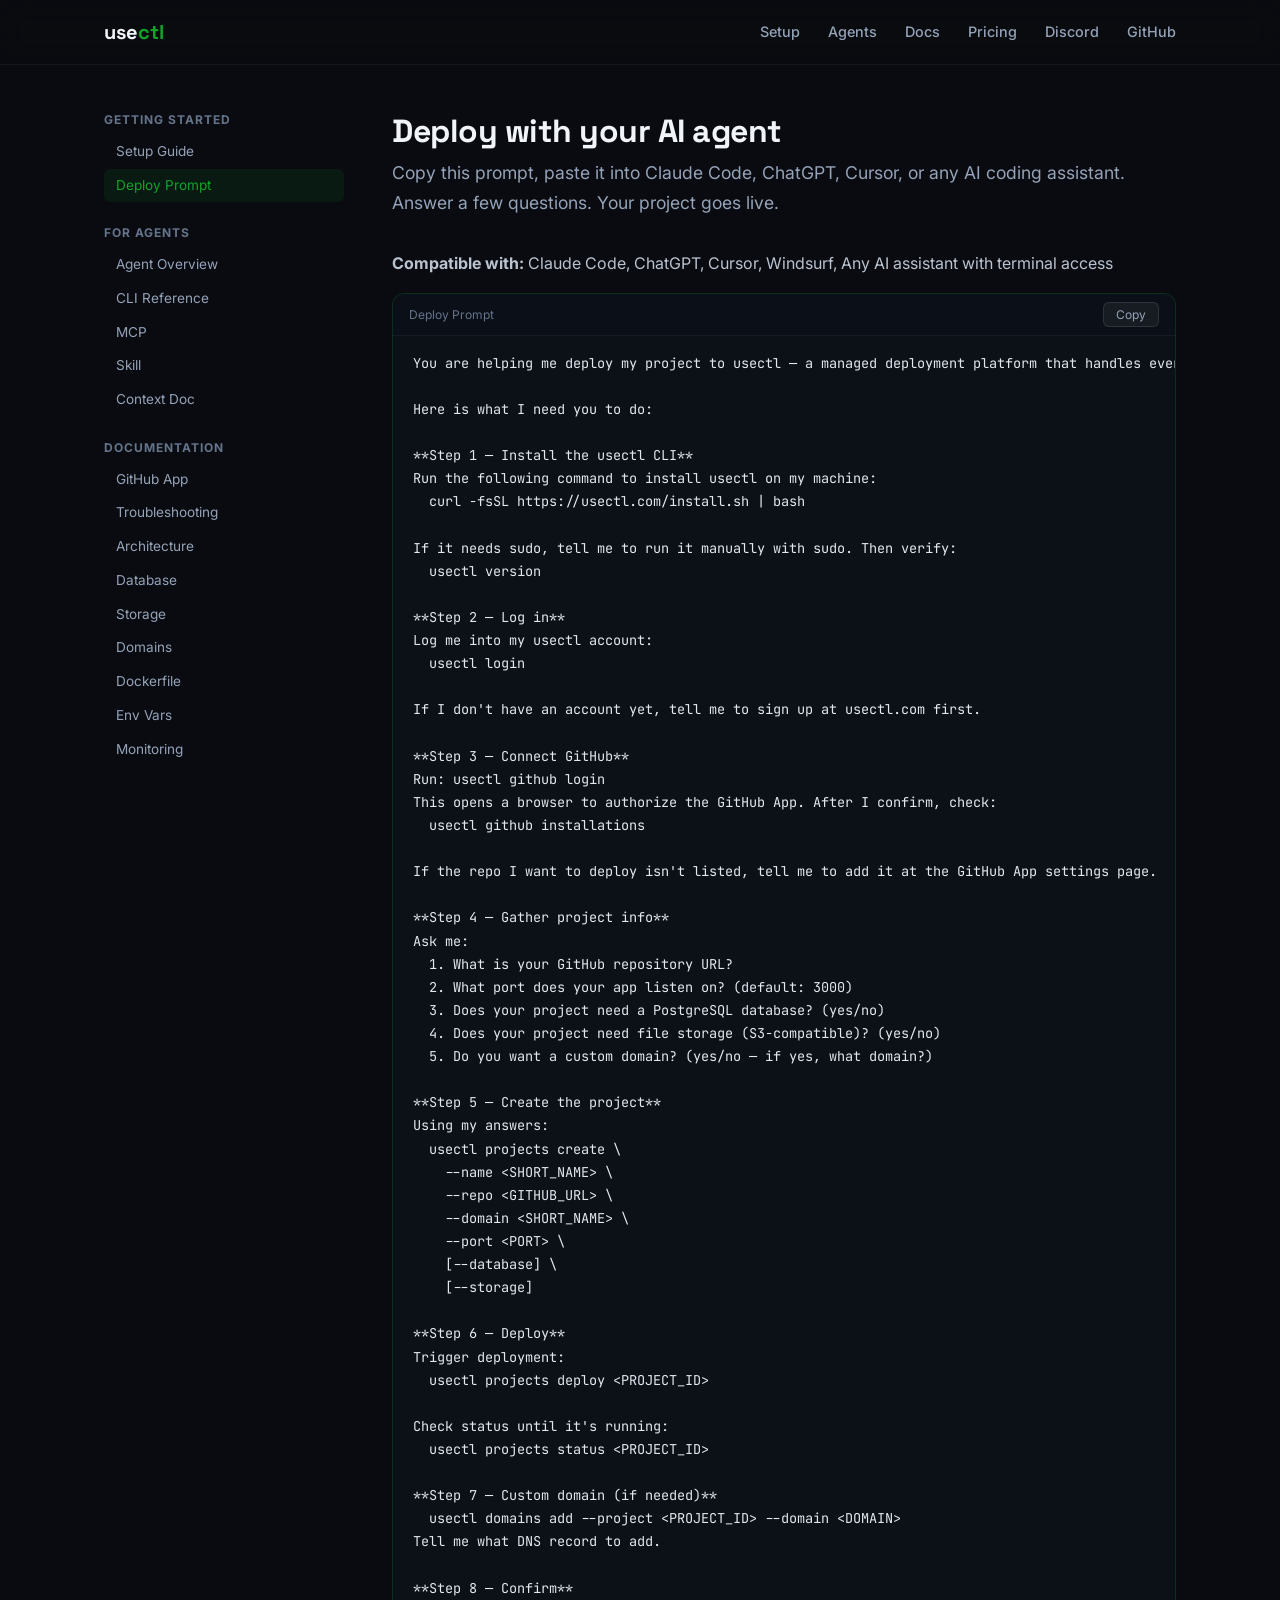
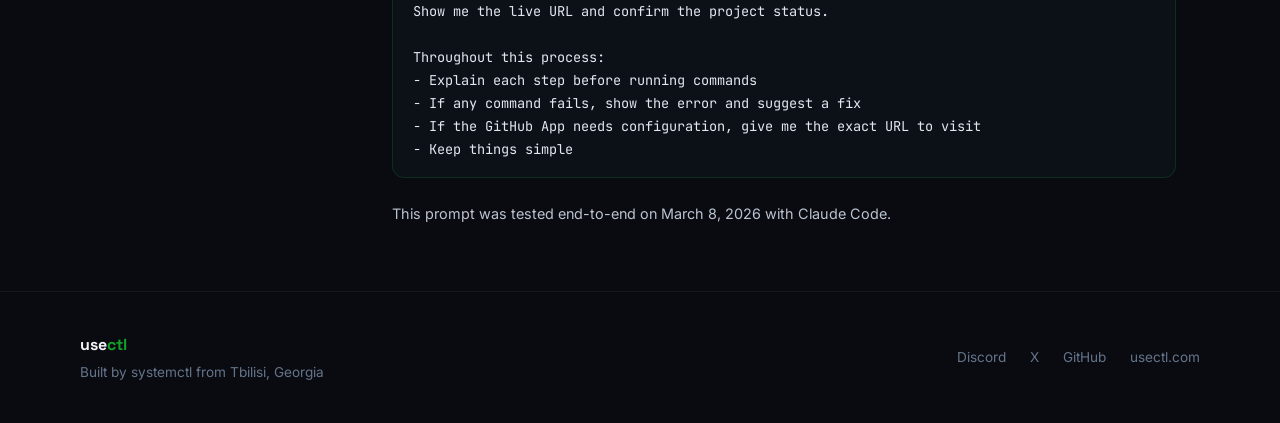
<file: deploy-prompt.html>
<!DOCTYPE html>
<html lang="en">
<head>
  <meta charset="UTF-8">
  <link rel="icon" type="image/png" sizes="32x32" href="/images/favicon-32.png">
  <link rel="icon" type="image/png" sizes="16x16" href="/images/favicon-16.png">
  <link rel="apple-touch-icon" sizes="180x180" href="/images/apple-touch-icon.png">
  <meta name="viewport" content="width=device-width, initial-scale=1.0">
  <title>Deploy with your AI agent — usectl</title>
  <meta name="description" content="Copy this prompt, paste it into Claude Code, ChatGPT, Cursor, or any AI coding assistant. Answer a few questions. Your project goes live.">
  <link rel="canonical" href="https://community.usectl.com/deploy-prompt.html">
  <meta property="og:type" content="article">
  <meta property="og:site_name" content="usectl">
  <meta property="og:title" content="Deploy with your AI agent — usectl">
  <meta property="og:description" content="Copy this prompt, paste it into Claude Code, ChatGPT, Cursor, or any AI coding assistant. Answer a few questions. Your project goes live.">
  <meta property="og:url" content="https://community.usectl.com/deploy-prompt.html">
  <meta property="og:image" content="https://community.usectl.com/images/logo.png">
  <meta name="twitter:card" content="summary">
  <meta name="twitter:image" content="https://community.usectl.com/images/logo.png">
  <meta name="twitter:site" content="@gochaberulava">
  <meta name="twitter:title" content="Deploy with your AI agent — usectl">
  <meta name="twitter:description" content="Copy this prompt, paste it into Claude Code, ChatGPT, Cursor, or any AI coding assistant. Answer a few questions. Your project goes live.">
  <link rel="stylesheet" href="/css/style.css">
  <!-- Google Tag Manager -->
  <script>(function(w,d,s,l,i){w[l]=w[l]||[];w[l].push({'gtm.start':
  new Date().getTime(),event:'gtm.js'});var f=d.getElementsByTagName(s)[0],
  j=d.createElement(s),dl=l!='dataLayer'?'&l='+l:'';j.async=true;j.src=
  'https://www.googletagmanager.com/gtm.js?id='+i+dl;f.parentNode.insertBefore(j,f);
  })(window,document,'script','dataLayer','GT-KDBDMC6P');</script>
  <!-- End Google Tag Manager -->
  <!-- Google Analytics -->
  <script async src="https://www.googletagmanager.com/gtag/js?id=G-0KQ351KJPV"></script>
  <script>
    window.dataLayer = window.dataLayer || [];
    function gtag(){dataLayer.push(arguments);}
    gtag('js', new Date());
    gtag('config', 'G-0KQ351KJPV');
  </script>
  <!-- End Google Analytics -->
</head>
<body>
  <!-- Google Tag Manager (noscript) -->
  <noscript><iframe src="https://www.googletagmanager.com/ns.html?id=GT-KDBDMC6P"
  height="0" width="0" style="display:none;visibility:hidden"></iframe></noscript>
  <!-- End Google Tag Manager (noscript) -->

  <!-- Nav -->
  <nav class="nav">
    <div class="nav-inner">
      <a href="/" class="nav-logo">use<span>ctl</span></a>
      <button class="nav-toggle" aria-label="Toggle menu" aria-expanded="false">
        <span></span><span></span><span></span>
      </button>
      <ul class="nav-links">
        <li><a href="/setup.html">Setup</a></li>
        <li><a href="/agents/index.html">Agents</a></li>
        <li><a href="/docs/troubleshooting.html">Docs</a></li>
        <li><a href="/pricing.html">Pricing</a></li>
        <li><a href="https://discord.gg/BB3KpQPA" target="_blank">Discord</a></li>
        <li><a href="https://github.com/systemctl-pro/usectl" target="_blank">GitHub</a></li>
      </ul>
    </div>
  </nav>

  <!-- Doc Layout -->
  <div class="doc-layout">

    <!-- Sidebar -->
    <aside class="sidebar">
      <div class="sidebar-section">
        <h4>Getting Started</h4>
        <a href="/setup.html">Setup Guide</a>
        <a href="/deploy-prompt.html" class="active">Deploy Prompt</a>
      </div>
      <div class="sidebar-section">
        <h4>For Agents</h4>
        <a href="/agents/index.html">Agent Overview</a>
        <a href="/docs/cli-reference">CLI Reference</a>
        <a href="/docs/mcp">MCP</a>
        <a href="/docs/skill">Skill</a>
        <a href="/docs/context-doc">Context Doc</a>
      </div>
      <div class="sidebar-section">
        <h4>Documentation</h4>
        <a href="/docs/github-app.html">GitHub App</a>
        <a href="/docs/troubleshooting.html">Troubleshooting</a>
        <a href="/docs/architecture.html">Architecture</a>
        <a href="/docs/database.html">Database</a>
        <a href="/docs/storage.html">Storage</a>
        <a href="/docs/domains.html">Domains</a>
        <a href="/docs/dockerfile.html">Dockerfile</a>
        <a href="/docs/env-vars.html">Env Vars</a>
        <a href="/docs/monitoring.html">Monitoring</a>
      </div>
    </aside>

    <!-- Content -->
    <main class="doc-content">
      <h1>Deploy with your AI agent</h1>
      <p class="subtitle">Copy this prompt, paste it into Claude Code, ChatGPT, Cursor, or any AI coding assistant. Answer a few questions. Your project goes live.</p>

      <p><strong>Compatible with:</strong> Claude Code, ChatGPT, Cursor, Windsurf, Any AI assistant with terminal access</p>

      <div class="code-block">
        <div class="code-block-header">
          <span>Deploy Prompt</span>
          <button class="copy-btn">Copy</button>
        </div>
        <pre><code>You are helping me deploy my project to usectl — a managed deployment platform that handles everything automatically: building my app, provisioning databases, setting up file storage, and giving me a live HTTPS URL.

Here is what I need you to do:

**Step 1 — Install the usectl CLI**
Run the following command to install usectl on my machine:
  curl -fsSL https://usectl.com/install.sh | bash

If it needs sudo, tell me to run it manually with sudo. Then verify:
  usectl version

**Step 2 — Log in**
Log me into my usectl account:
  usectl login

If I don't have an account yet, tell me to sign up at usectl.com first.

**Step 3 — Connect GitHub**
Run: usectl github login
This opens a browser to authorize the GitHub App. After I confirm, check:
  usectl github installations

If the repo I want to deploy isn't listed, tell me to add it at the GitHub App settings page.

**Step 4 — Gather project info**
Ask me:
  1. What is your GitHub repository URL?
  2. What port does your app listen on? (default: 3000)
  3. Does your project need a PostgreSQL database? (yes/no)
  4. Does your project need file storage (S3-compatible)? (yes/no)
  5. Do you want a custom domain? (yes/no — if yes, what domain?)

**Step 5 — Create the project**
Using my answers:
  usectl projects create \
    --name &lt;SHORT_NAME&gt; \
    --repo &lt;GITHUB_URL&gt; \
    --domain &lt;SHORT_NAME&gt; \
    --port &lt;PORT&gt; \
    [--database] \
    [--storage]

**Step 6 — Deploy**
Trigger deployment:
  usectl projects deploy &lt;PROJECT_ID&gt;

Check status until it's running:
  usectl projects status &lt;PROJECT_ID&gt;

**Step 7 — Custom domain (if needed)**
  usectl domains add --project &lt;PROJECT_ID&gt; --domain &lt;DOMAIN&gt;
Tell me what DNS record to add.

**Step 8 — Confirm**
Show me the live URL and confirm the project status.

Throughout this process:
- Explain each step before running commands
- If any command fails, show the error and suggest a fix
- If the GitHub App needs configuration, give me the exact URL to visit
- Keep things simple</code></pre>
      </div>

      <p class="text-muted" style="margin-top: 24px; font-size: 0.9rem;">This prompt was tested end-to-end on March 8, 2026 with Claude Code.</p>

    </main>
  </div>

  <!-- Footer -->
  <footer class="footer">
    <div class="footer-inner">
      <div class="footer-left">
        <div class="footer-logo">use<span>ctl</span></div>
        <div>Built by systemctl from Tbilisi, Georgia</div>
      </div>
      <div class="footer-links">
        <a href="https://discord.gg/BB3KpQPA" target="_blank">Discord</a>
        <a href="https://x.com/gochaberulava" target="_blank">X</a>
        <a href="https://github.com/systemctl-pro/usectl" target="_blank">GitHub</a>
        <a href="https://usectl.com">usectl.com</a>
      </div>
    </div>
  </footer>

  <script src="/js/main.js"></script>
</body>
</html>
</file>
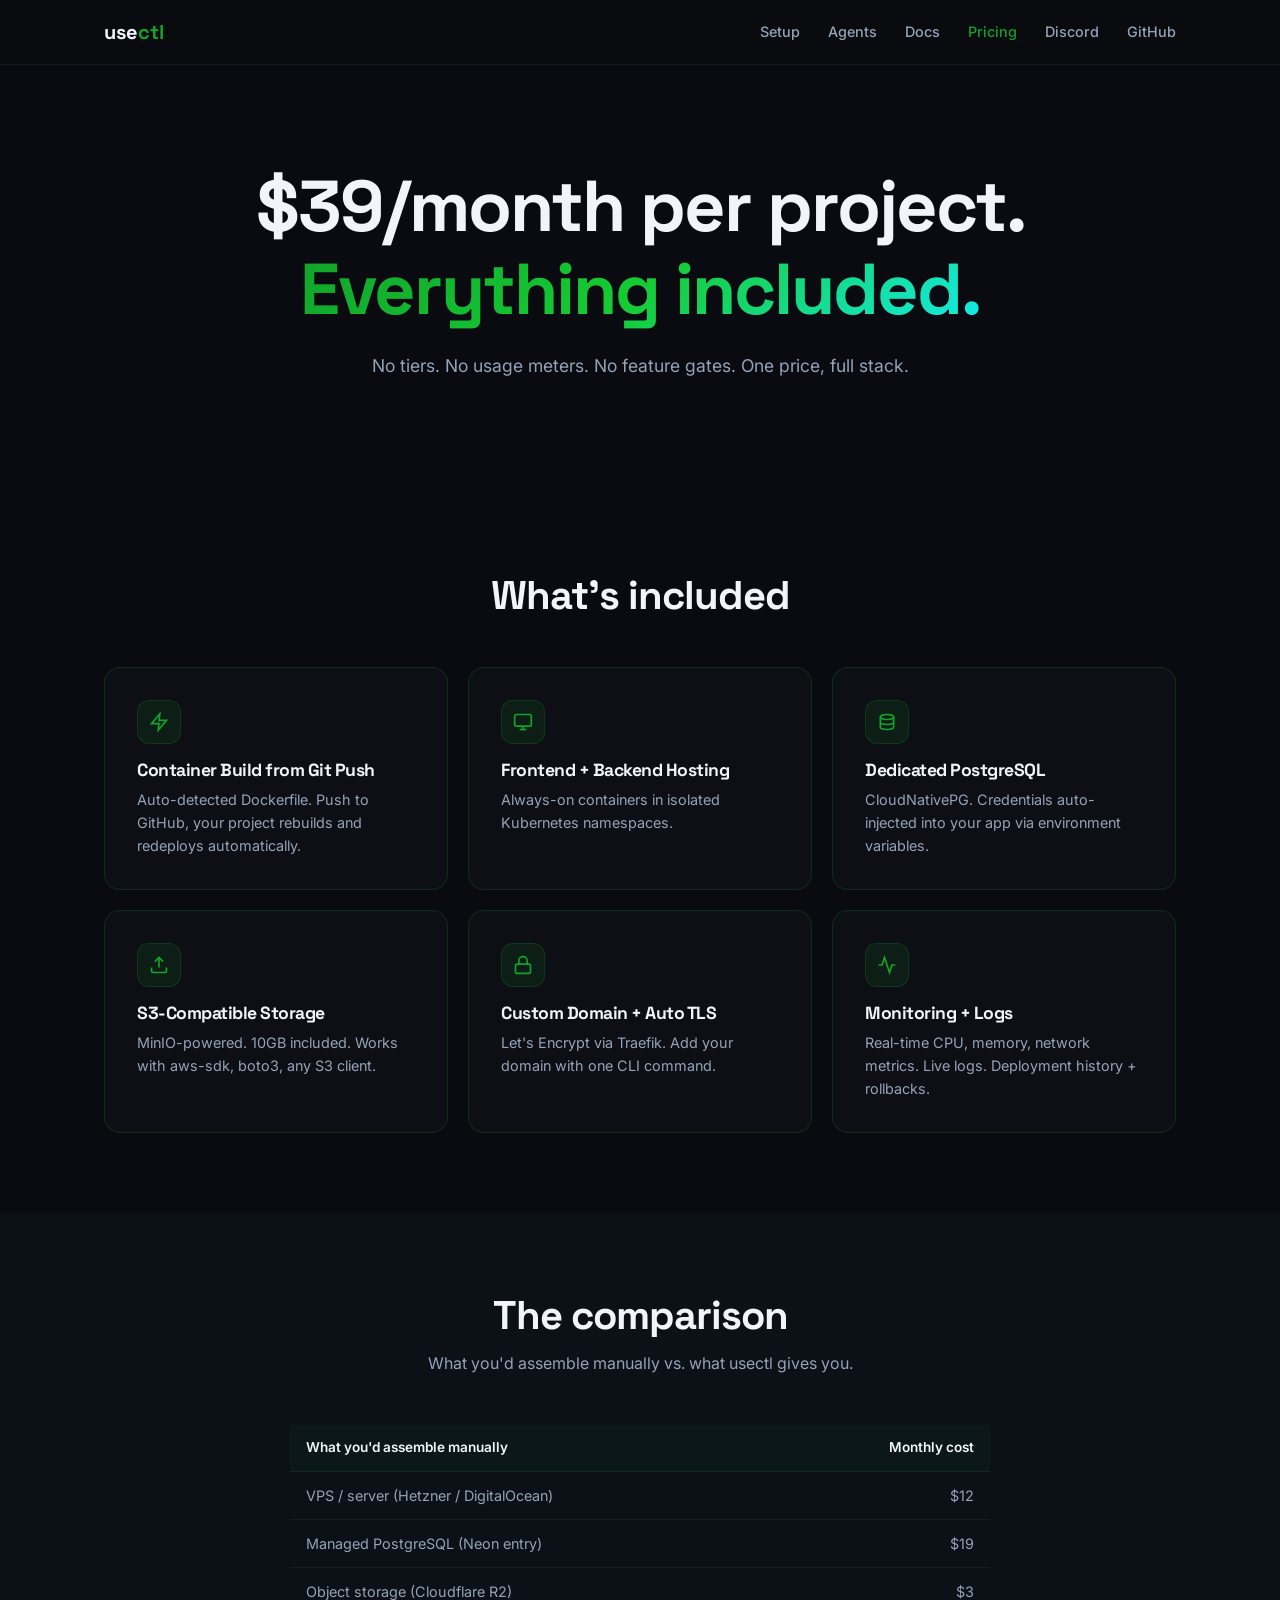
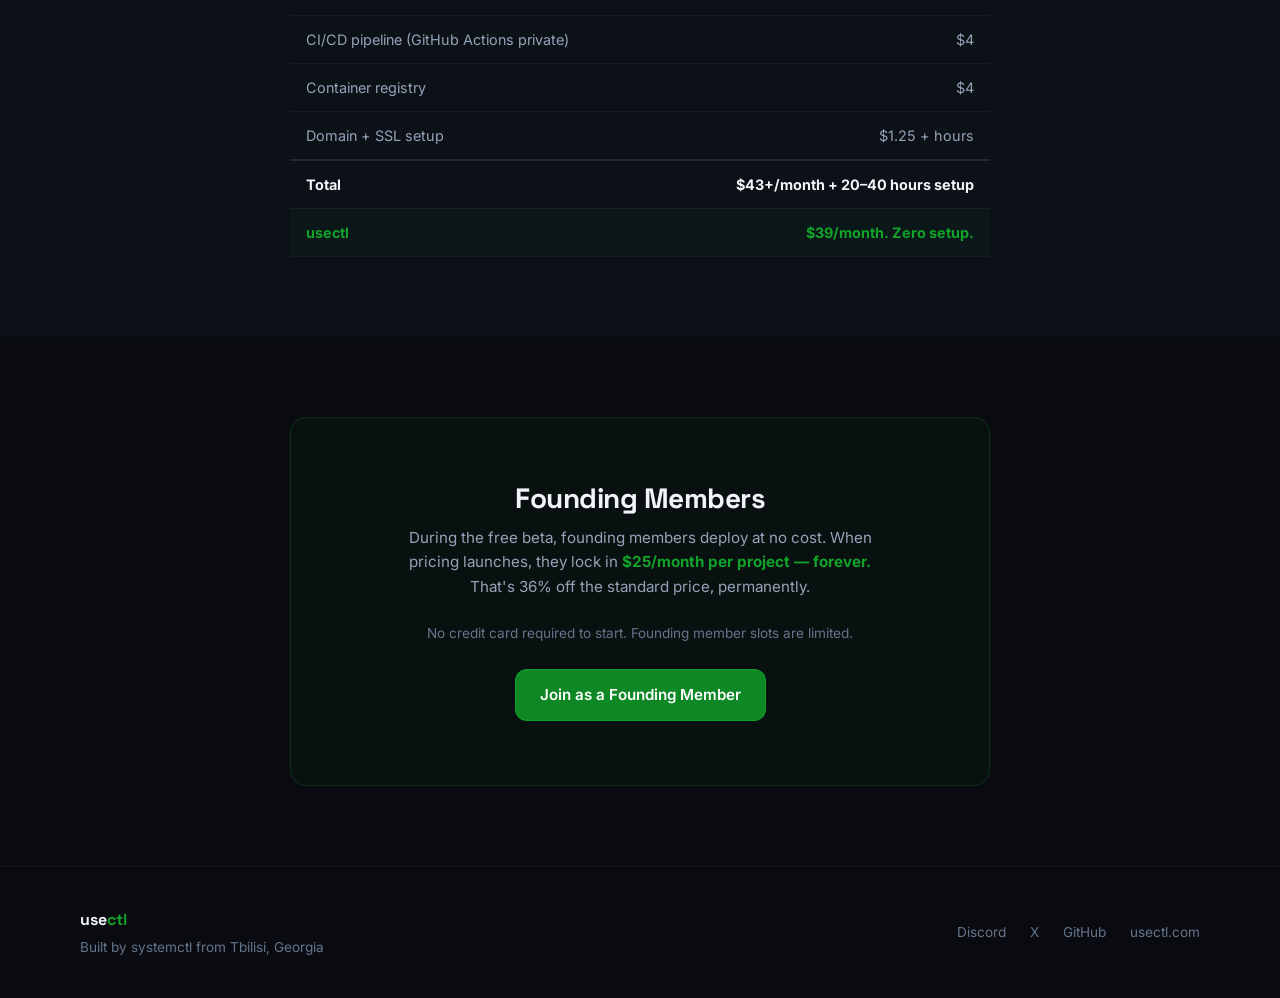
<file: pricing.html>
<!DOCTYPE html>
<html lang="en">
<head>
  <meta charset="UTF-8">
  <link rel="icon" type="image/png" sizes="32x32" href="/images/favicon-32.png">
  <link rel="icon" type="image/png" sizes="16x16" href="/images/favicon-16.png">
  <link rel="apple-touch-icon" sizes="180x180" href="/images/apple-touch-icon.png">
  <meta name="viewport" content="width=device-width, initial-scale=1.0">
  <title>Pricing — usectl</title>
  <meta name="description" content="$39/month per project. Everything included. No tiers, no usage meters, no feature gates.">
  <link rel="canonical" href="https://community.usectl.com/pricing.html">
  <meta property="og:type" content="website">
  <meta property="og:site_name" content="usectl">
  <meta property="og:title" content="Pricing — usectl">
  <meta property="og:description" content="$39/month per project. Everything included. No tiers, no usage meters, no feature gates.">
  <meta property="og:url" content="https://community.usectl.com/pricing.html">
  <meta property="og:image" content="https://community.usectl.com/images/logo.png">
  <meta name="twitter:card" content="summary">
  <meta name="twitter:image" content="https://community.usectl.com/images/logo.png">
  <meta name="twitter:site" content="@gochaberulava">
  <meta name="twitter:title" content="Pricing — usectl">
  <meta name="twitter:description" content="$39/month per project. Everything included. No tiers, no usage meters, no feature gates.">
  <link rel="stylesheet" href="/css/style.css">
  <!-- Google Tag Manager -->
  <script>(function(w,d,s,l,i){w[l]=w[l]||[];w[l].push({'gtm.start':
  new Date().getTime(),event:'gtm.js'});var f=d.getElementsByTagName(s)[0],
  j=d.createElement(s),dl=l!='dataLayer'?'&l='+l:'';j.async=true;j.src=
  'https://www.googletagmanager.com/gtm.js?id='+i+dl;f.parentNode.insertBefore(j,f);
  })(window,document,'script','dataLayer','GT-KDBDMC6P');</script>
  <!-- End Google Tag Manager -->
  <!-- Google Analytics -->
  <script async src="https://www.googletagmanager.com/gtag/js?id=G-0KQ351KJPV"></script>
  <script>
    window.dataLayer = window.dataLayer || [];
    function gtag(){dataLayer.push(arguments);}
    gtag('js', new Date());
    gtag('config', 'G-0KQ351KJPV');
  </script>
  <!-- End Google Analytics -->
  <script type="application/ld+json">
  {
    "@context": "https://schema.org",
    "@type": "Product",
    "name": "usectl",
    "description": "AI-agent-first deployment platform. Full-stack hosting with PostgreSQL, S3 storage, SSL, custom domains, and push-to-deploy from GitHub.",
    "brand": {
      "@type": "Brand",
      "name": "usectl"
    },
    "offers": [
      {
        "@type": "Offer",
        "name": "Free Beta",
        "price": "0",
        "priceCurrency": "USD",
        "description": "Free access during beta period. Full features included.",
        "availability": "https://schema.org/InStock"
      },
      {
        "@type": "Offer",
        "name": "Full Stack",
        "price": "39",
        "priceCurrency": "USD",
        "billingIncrement": "MON",
        "description": "$39/month per project. Everything included: hosting, PostgreSQL, S3 storage, SSL, custom domains, push-to-deploy.",
        "availability": "https://schema.org/InStock"
      },
      {
        "@type": "Offer",
        "name": "Founding Member",
        "price": "25",
        "priceCurrency": "USD",
        "billingIncrement": "MON",
        "description": "Founding members lock in $25/month per project forever. Limited slots available.",
        "availability": "https://schema.org/LimitedAvailability"
      }
    ]
  }
  </script>
</head>
<body>
  <!-- Google Tag Manager (noscript) -->
  <noscript><iframe src="https://www.googletagmanager.com/ns.html?id=GT-KDBDMC6P"
  height="0" width="0" style="display:none;visibility:hidden"></iframe></noscript>
  <!-- End Google Tag Manager (noscript) -->

  <nav class="nav">
    <div class="nav-inner">
      <a href="/" class="nav-logo">use<span>ctl</span></a>
      <button class="nav-toggle" aria-label="Toggle menu" aria-expanded="false">
        <span></span><span></span><span></span>
      </button>
      <ul class="nav-links">
        <li><a href="/setup.html">Setup</a></li>
        <li><a href="/agents/index.html">Agents</a></li>
        <li><a href="/docs/troubleshooting.html">Docs</a></li>
        <li><a href="/pricing.html">Pricing</a></li>
        <li><a href="https://discord.gg/BB3KpQPA" target="_blank">Discord</a></li>
        <li><a href="https://github.com/systemctl-pro/usectl" target="_blank">GitHub</a></li>
      </ul>
    </div>
  </nav>

  <section class="hero">
    <h1>$39/month per project.<br><span class="text-gradient">Everything included.</span></h1>
    <p>No tiers. No usage meters. No feature gates. One price, full stack.</p>
  </section>

  <!-- What's Included -->
  <section class="section">
    <div class="container">
      <div class="section-header">
        <h2>What's included</h2>
      </div>
      <div class="card-grid card-grid-3">
        <div class="card">
          <div class="card-icon">
            <svg width="20" height="20" fill="none" stroke="#11a32a" stroke-width="2" viewBox="0 0 24 24"><path d="M13 2L3 14h9l-1 8 10-12h-9l1-8z"/></svg>
          </div>
          <h3>Container Build from Git Push</h3>
          <p>Auto-detected Dockerfile. Push to GitHub, your project rebuilds and redeploys automatically.</p>
        </div>
        <div class="card">
          <div class="card-icon">
            <svg width="20" height="20" fill="none" stroke="#11a32a" stroke-width="2" viewBox="0 0 24 24"><rect x="2" y="3" width="20" height="14" rx="2"/><line x1="8" y1="21" x2="16" y2="21"/><line x1="12" y1="17" x2="12" y2="21"/></svg>
          </div>
          <h3>Frontend + Backend Hosting</h3>
          <p>Always-on containers in isolated Kubernetes namespaces.</p>
        </div>
        <div class="card">
          <div class="card-icon">
            <svg width="20" height="20" fill="none" stroke="#11a32a" stroke-width="2" viewBox="0 0 24 24"><ellipse cx="12" cy="6" rx="8" ry="3"/><path d="M4 6v6c0 1.66 3.58 3 8 3s8-1.34 8-3V6"/><path d="M4 12v6c0 1.66 3.58 3 8 3s8-1.34 8-3v-6"/></svg>
          </div>
          <h3>Dedicated PostgreSQL</h3>
          <p>CloudNativePG. Credentials auto-injected into your app via environment variables.</p>
        </div>
        <div class="card">
          <div class="card-icon">
            <svg width="20" height="20" fill="none" stroke="#11a32a" stroke-width="2" viewBox="0 0 24 24"><path d="M21 15v4a2 2 0 0 1-2 2H5a2 2 0 0 1-2-2v-4"/><polyline points="17 8 12 3 7 8"/><line x1="12" y1="3" x2="12" y2="15"/></svg>
          </div>
          <h3>S3-Compatible Storage</h3>
          <p>MinIO-powered. 10GB included. Works with aws-sdk, boto3, any S3 client.</p>
        </div>
        <div class="card">
          <div class="card-icon">
            <svg width="20" height="20" fill="none" stroke="#11a32a" stroke-width="2" viewBox="0 0 24 24"><rect x="3" y="11" width="18" height="11" rx="2" ry="2"/><path d="M7 11V7a5 5 0 0 1 10 0v4"/></svg>
          </div>
          <h3>Custom Domain + Auto TLS</h3>
          <p>Let's Encrypt via Traefik. Add your domain with one CLI command.</p>
        </div>
        <div class="card">
          <div class="card-icon">
            <svg width="20" height="20" fill="none" stroke="#11a32a" stroke-width="2" viewBox="0 0 24 24"><path d="M22 12h-4l-3 9L9 3l-3 9H2"/></svg>
          </div>
          <h3>Monitoring + Logs</h3>
          <p>Real-time CPU, memory, network metrics. Live logs. Deployment history + rollbacks.</p>
        </div>
      </div>
    </div>
  </section>

  <!-- Comparison -->
  <section class="section section-alt">
    <div class="container">
      <div class="section-header">
        <h2>The comparison</h2>
        <p>What you'd assemble manually vs. what usectl gives you.</p>
      </div>
      <div class="table-wrap" style="max-width: 700px; margin: 0 auto;">
        <table>
          <thead>
            <tr><th>What you'd assemble manually</th><th style="text-align: right;">Monthly cost</th></tr>
          </thead>
          <tbody>
            <tr><td>VPS / server (Hetzner / DigitalOcean)</td><td style="text-align: right;">$12</td></tr>
            <tr><td>Managed PostgreSQL (Neon entry)</td><td style="text-align: right;">$19</td></tr>
            <tr><td>Object storage (Cloudflare R2)</td><td style="text-align: right;">$3</td></tr>
            <tr><td>CI/CD pipeline (GitHub Actions private)</td><td style="text-align: right;">$4</td></tr>
            <tr><td>Container registry</td><td style="text-align: right;">$4</td></tr>
            <tr><td>Domain + SSL setup</td><td style="text-align: right;">$1.25 + hours</td></tr>
            <tr style="border-top: 2px solid rgba(255,255,255,0.1);">
              <td><strong style="color: #f1f5f9;">Total</strong></td>
              <td style="text-align: right;"><strong style="color: #f1f5f9;">$43+/month + 20–40 hours setup</strong></td>
            </tr>
            <tr style="background: rgba(17,163,42,0.05);">
              <td><strong style="color: #11a32a;">usectl</strong></td>
              <td style="text-align: right;"><strong style="color: #11a32a;">$39/month. Zero setup.</strong></td>
            </tr>
          </tbody>
        </table>
      </div>
    </div>
  </section>

  <!-- Founding Members -->
  <section class="section">
    <div class="container">
      <div class="founding-cta">
        <h2>Founding Members</h2>
        <p>During the free beta, founding members deploy at no cost. When pricing launches, they lock in <strong style="color: #11a32a;">$25/month per project — forever.</strong> That's 36% off the standard price, permanently.</p>
        <p style="color: #64748b; font-size: 0.85rem; margin-bottom: 24px;">No credit card required to start. Founding member slots are limited.</p>
        <a href="https://discord.gg/BB3KpQPA" class="btn btn-primary" target="_blank">Join as a Founding Member</a>
      </div>
    </div>
  </section>

  <footer class="footer">
    <div class="footer-inner">
      <div class="footer-left">
        <div class="footer-logo">use<span>ctl</span></div>
        <div>Built by systemctl from Tbilisi, Georgia</div>
      </div>
      <div class="footer-links">
        <a href="https://discord.gg/BB3KpQPA" target="_blank">Discord</a>
        <a href="https://x.com/gochaberulava" target="_blank">X</a>
        <a href="https://github.com/systemctl-pro/usectl" target="_blank">GitHub</a>
        <a href="https://usectl.com">usectl.com</a>
      </div>
    </div>
  </footer>

  <script src="/js/main.js"></script>
</body>
</html>
</file>
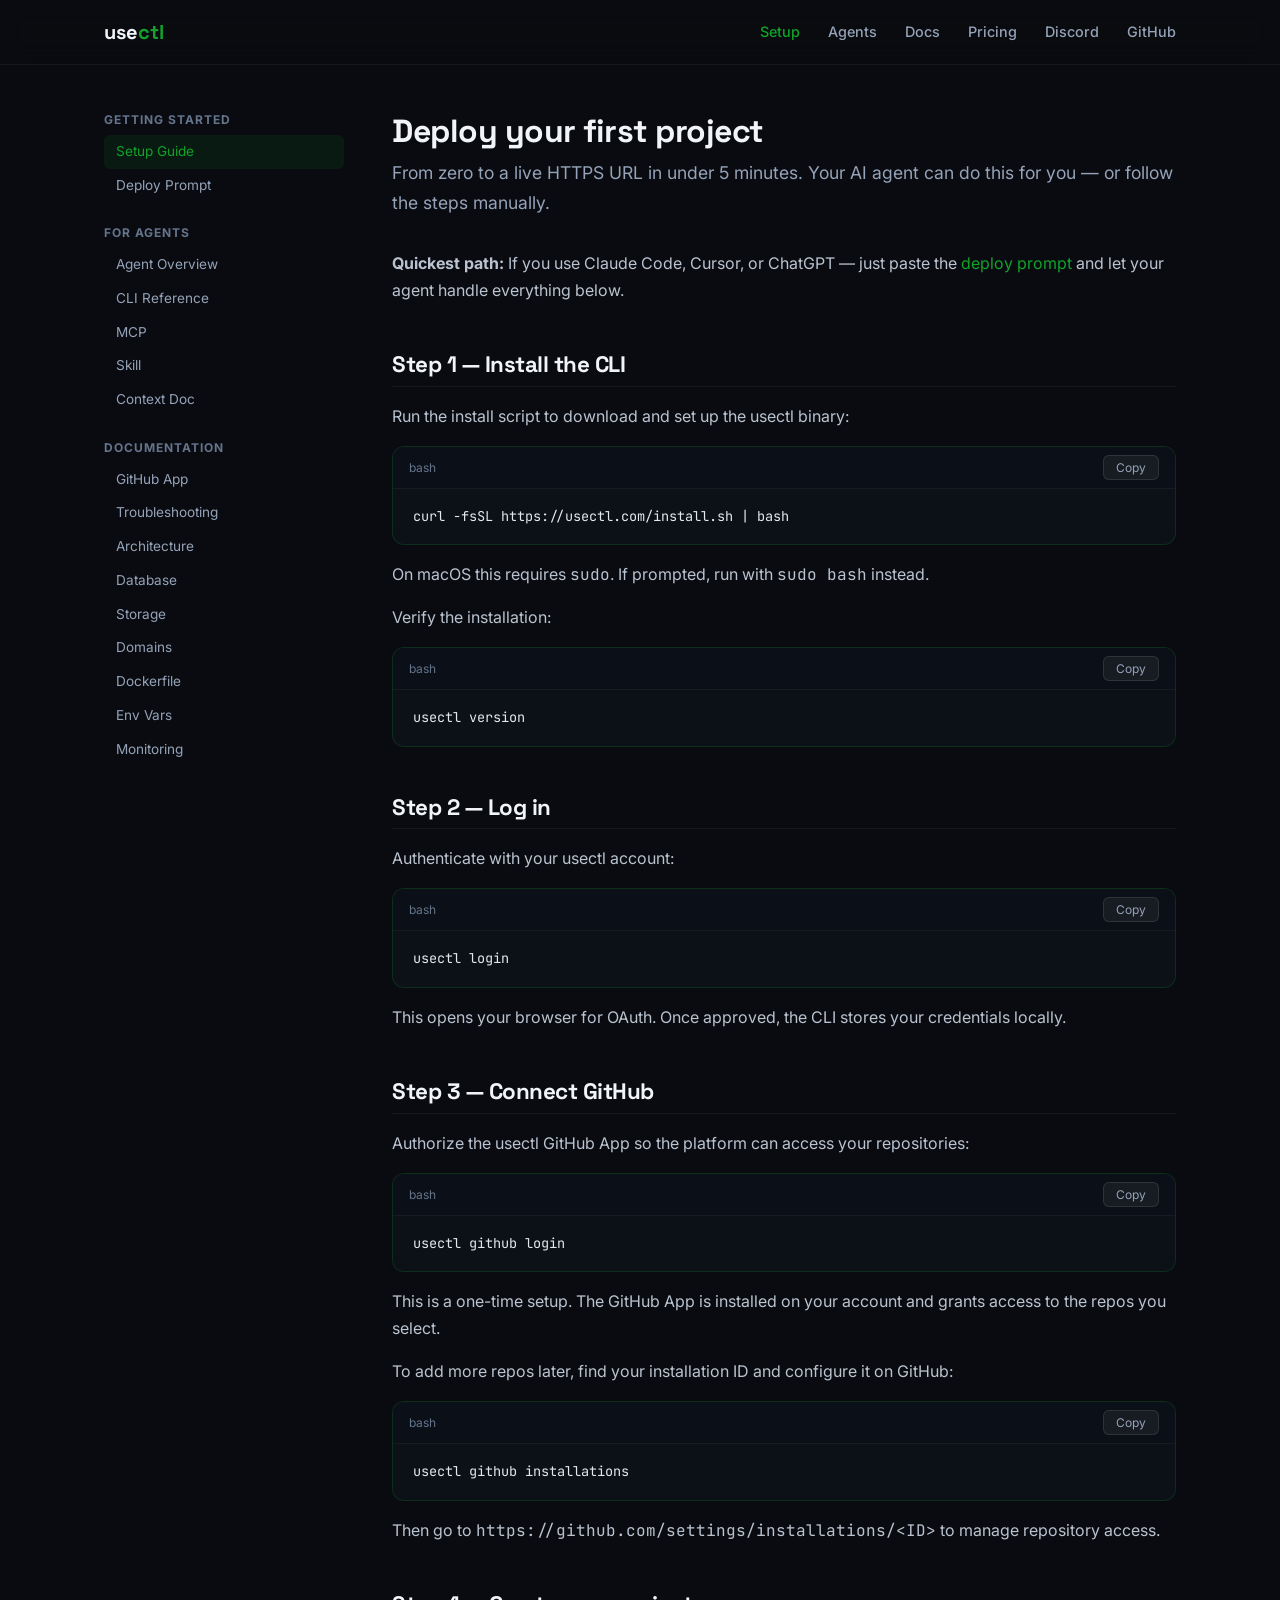
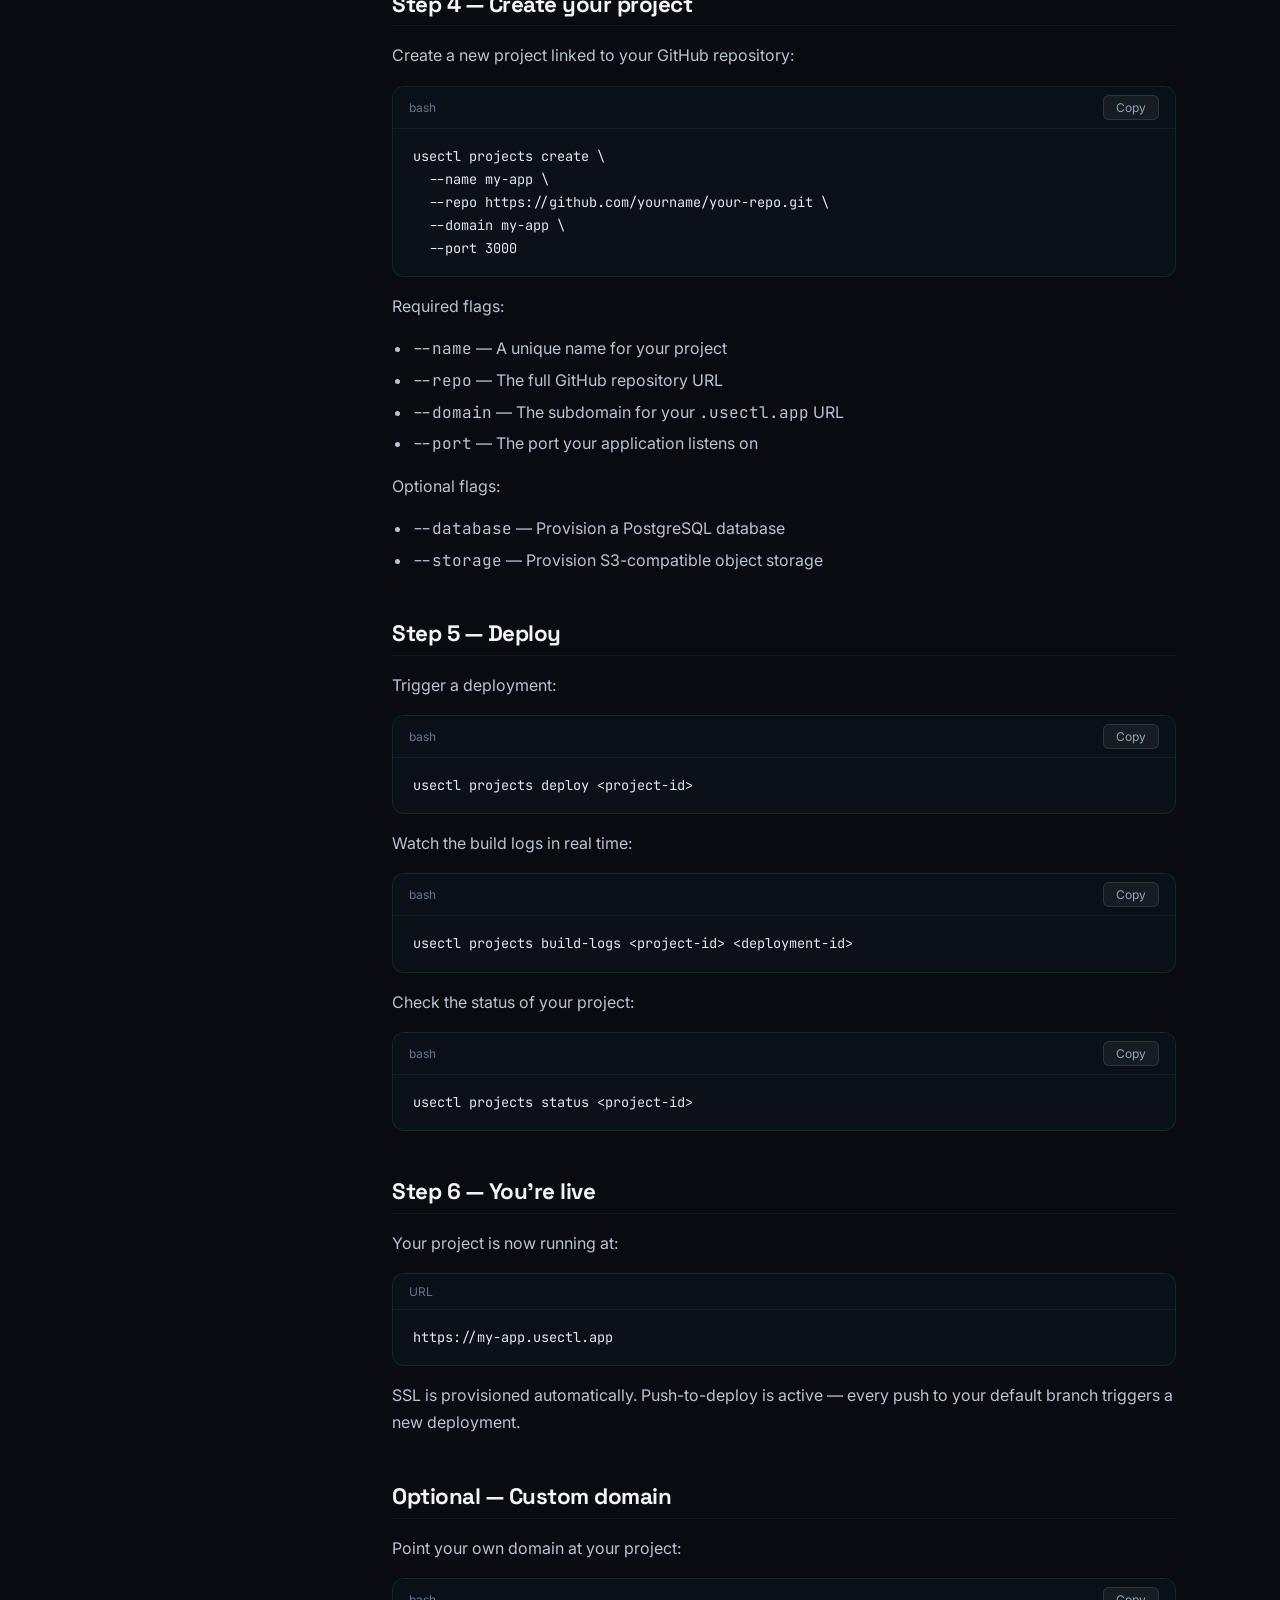
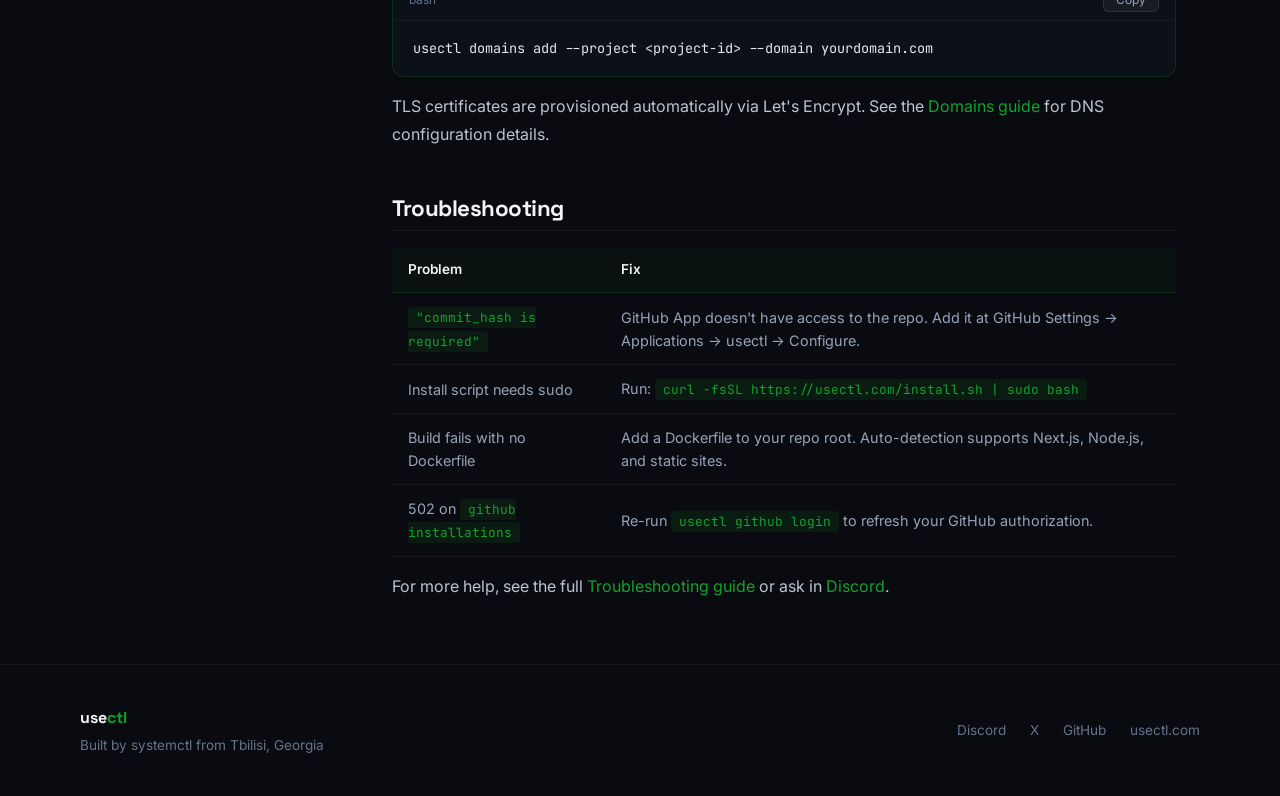
<file: setup.html>
<!DOCTYPE html>
<html lang="en">
<head>
  <meta charset="UTF-8">
  <link rel="icon" type="image/png" sizes="32x32" href="/images/favicon-32.png">
  <link rel="icon" type="image/png" sizes="16x16" href="/images/favicon-16.png">
  <link rel="apple-touch-icon" sizes="180x180" href="/images/apple-touch-icon.png">
  <meta name="viewport" content="width=device-width, initial-scale=1.0">
  <title>Setup Guide — usectl</title>
  <meta name="description" content="Deploy your first project with usectl. From zero to a live HTTPS URL in under 5 minutes.">
  <link rel="canonical" href="https://community.usectl.com/setup.html">
  <meta property="og:type" content="article">
  <meta property="og:site_name" content="usectl">
  <meta property="og:title" content="Setup Guide — usectl">
  <meta property="og:description" content="Deploy your first project with usectl. From zero to a live HTTPS URL in under 5 minutes.">
  <meta property="og:url" content="https://community.usectl.com/setup.html">
  <meta property="og:image" content="https://community.usectl.com/images/logo.png">
  <meta name="twitter:card" content="summary">
  <meta name="twitter:image" content="https://community.usectl.com/images/logo.png">
  <meta name="twitter:site" content="@gochaberulava">
  <meta name="twitter:title" content="Setup Guide — usectl">
  <meta name="twitter:description" content="Deploy your first project with usectl. From zero to a live HTTPS URL in under 5 minutes.">
  <link rel="stylesheet" href="/css/style.css">
  <!-- Google Tag Manager -->
  <script>(function(w,d,s,l,i){w[l]=w[l]||[];w[l].push({'gtm.start':
  new Date().getTime(),event:'gtm.js'});var f=d.getElementsByTagName(s)[0],
  j=d.createElement(s),dl=l!='dataLayer'?'&l='+l:'';j.async=true;j.src=
  'https://www.googletagmanager.com/gtm.js?id='+i+dl;f.parentNode.insertBefore(j,f);
  })(window,document,'script','dataLayer','GT-KDBDMC6P');</script>
  <!-- End Google Tag Manager -->
  <!-- Google Analytics -->
  <script async src="https://www.googletagmanager.com/gtag/js?id=G-0KQ351KJPV"></script>
  <script>
    window.dataLayer = window.dataLayer || [];
    function gtag(){dataLayer.push(arguments);}
    gtag('js', new Date());
    gtag('config', 'G-0KQ351KJPV');
  </script>
  <!-- End Google Analytics -->
  <script type="application/ld+json">
  {
    "@context": "https://schema.org",
    "@type": "HowTo",
    "name": "How to deploy a project with usectl",
    "description": "Deploy your first project with usectl. From zero to a live HTTPS URL in under 5 minutes.",
    "totalTime": "PT5M",
    "step": [
      {
        "@type": "HowToStep",
        "name": "Install the CLI",
        "text": "Run curl -fsSL https://usectl.com/install.sh | bash to download and install the usectl binary. On macOS, this may require sudo."
      },
      {
        "@type": "HowToStep",
        "name": "Log in",
        "text": "Authenticate with your usectl account by running usectl login. This opens your browser for OAuth."
      },
      {
        "@type": "HowToStep",
        "name": "Connect GitHub",
        "text": "Authorize the usectl GitHub App by running usectl github login. This is a one-time setup."
      },
      {
        "@type": "HowToStep",
        "name": "Create your project",
        "text": "Create a new project with usectl projects create --name my-app --repo https://github.com/user/repo --domain my-app --port 3000. Add --database or --storage flags if needed."
      },
      {
        "@type": "HowToStep",
        "name": "Deploy",
        "text": "Trigger a deployment with usectl projects deploy <project-id>. Watch build logs with usectl projects build-logs."
      },
      {
        "@type": "HowToStep",
        "name": "You're live",
        "text": "Your project is now running at https://my-app.usectl.app with automatic SSL. Push-to-deploy is active."
      }
    ]
  }
  </script>
</head>
<body>
  <!-- Google Tag Manager (noscript) -->
  <noscript><iframe src="https://www.googletagmanager.com/ns.html?id=GT-KDBDMC6P"
  height="0" width="0" style="display:none;visibility:hidden"></iframe></noscript>
  <!-- End Google Tag Manager (noscript) -->

  <!-- Nav -->
  <nav class="nav">
    <div class="nav-inner">
      <a href="/" class="nav-logo">use<span>ctl</span></a>
      <button class="nav-toggle" aria-label="Toggle menu" aria-expanded="false">
        <span></span><span></span><span></span>
      </button>
      <ul class="nav-links">
        <li><a href="/setup.html">Setup</a></li>
        <li><a href="/agents/index.html">Agents</a></li>
        <li><a href="/docs/troubleshooting.html">Docs</a></li>
        <li><a href="/pricing.html">Pricing</a></li>
        <li><a href="https://discord.gg/BB3KpQPA" target="_blank">Discord</a></li>
        <li><a href="https://github.com/systemctl-pro/usectl" target="_blank">GitHub</a></li>
      </ul>
    </div>
  </nav>

  <!-- Doc Layout -->
  <div class="doc-layout">

    <!-- Sidebar -->
    <aside class="sidebar">
      <div class="sidebar-section">
        <h4>Getting Started</h4>
        <a href="/setup.html" class="active">Setup Guide</a>
        <a href="/deploy-prompt.html">Deploy Prompt</a>
      </div>
      <div class="sidebar-section">
        <h4>For Agents</h4>
        <a href="/agents/index.html">Agent Overview</a>
        <a href="/docs/cli-reference">CLI Reference</a>
        <a href="/docs/mcp">MCP</a>
        <a href="/docs/skill">Skill</a>
        <a href="/docs/context-doc">Context Doc</a>
      </div>
      <div class="sidebar-section">
        <h4>Documentation</h4>
        <a href="/docs/github-app.html">GitHub App</a>
        <a href="/docs/troubleshooting.html">Troubleshooting</a>
        <a href="/docs/architecture.html">Architecture</a>
        <a href="/docs/database.html">Database</a>
        <a href="/docs/storage.html">Storage</a>
        <a href="/docs/domains.html">Domains</a>
        <a href="/docs/dockerfile.html">Dockerfile</a>
        <a href="/docs/env-vars.html">Env Vars</a>
        <a href="/docs/monitoring.html">Monitoring</a>
      </div>
    </aside>

    <!-- Content -->
    <main class="doc-content">
      <h1>Deploy your first project</h1>
      <p class="subtitle">From zero to a live HTTPS URL in under 5 minutes. Your AI agent can do this for you — or follow the steps manually.</p>

      <p><strong>Quickest path:</strong> If you use Claude Code, Cursor, or ChatGPT — just paste the <a href="/deploy-prompt.html">deploy prompt</a> and let your agent handle everything below.</p>

      <!-- Step 1 -->
      <h2>Step 1 — Install the CLI</h2>
      <p>Run the install script to download and set up the usectl binary:</p>
      <div class="code-block">
        <div class="code-block-header">
          <span>bash</span>
          <button class="copy-btn">Copy</button>
        </div>
        <pre><code>curl -fsSL https://usectl.com/install.sh | bash</code></pre>
      </div>
      <p>On macOS this requires <code>sudo</code>. If prompted, run with <code>sudo bash</code> instead.</p>
      <p>Verify the installation:</p>
      <div class="code-block">
        <div class="code-block-header">
          <span>bash</span>
          <button class="copy-btn">Copy</button>
        </div>
        <pre><code>usectl version</code></pre>
      </div>

      <!-- Step 2 -->
      <h2>Step 2 — Log in</h2>
      <p>Authenticate with your usectl account:</p>
      <div class="code-block">
        <div class="code-block-header">
          <span>bash</span>
          <button class="copy-btn">Copy</button>
        </div>
        <pre><code>usectl login</code></pre>
      </div>
      <p>This opens your browser for OAuth. Once approved, the CLI stores your credentials locally.</p>

      <!-- Step 3 -->
      <h2>Step 3 — Connect GitHub</h2>
      <p>Authorize the usectl GitHub App so the platform can access your repositories:</p>
      <div class="code-block">
        <div class="code-block-header">
          <span>bash</span>
          <button class="copy-btn">Copy</button>
        </div>
        <pre><code>usectl github login</code></pre>
      </div>
      <p>This is a one-time setup. The GitHub App is installed on your account and grants access to the repos you select.</p>
      <p>To add more repos later, find your installation ID and configure it on GitHub:</p>
      <div class="code-block">
        <div class="code-block-header">
          <span>bash</span>
          <button class="copy-btn">Copy</button>
        </div>
        <pre><code>usectl github installations</code></pre>
      </div>
      <p>Then go to <code>https://github.com/settings/installations/&lt;ID&gt;</code> to manage repository access.</p>

      <!-- Step 4 -->
      <h2>Step 4 — Create your project</h2>
      <p>Create a new project linked to your GitHub repository:</p>
      <div class="code-block">
        <div class="code-block-header">
          <span>bash</span>
          <button class="copy-btn">Copy</button>
        </div>
        <pre><code>usectl projects create \
  --name my-app \
  --repo https://github.com/yourname/your-repo.git \
  --domain my-app \
  --port 3000</code></pre>
      </div>
      <p>Required flags:</p>
      <ul>
        <li><code>--name</code> — A unique name for your project</li>
        <li><code>--repo</code> — The full GitHub repository URL</li>
        <li><code>--domain</code> — The subdomain for your <code>.usectl.app</code> URL</li>
        <li><code>--port</code> — The port your application listens on</li>
      </ul>
      <p>Optional flags:</p>
      <ul>
        <li><code>--database</code> — Provision a PostgreSQL database</li>
        <li><code>--storage</code> — Provision S3-compatible object storage</li>
      </ul>

      <!-- Step 5 -->
      <h2>Step 5 — Deploy</h2>
      <p>Trigger a deployment:</p>
      <div class="code-block">
        <div class="code-block-header">
          <span>bash</span>
          <button class="copy-btn">Copy</button>
        </div>
        <pre><code>usectl projects deploy &lt;project-id&gt;</code></pre>
      </div>
      <p>Watch the build logs in real time:</p>
      <div class="code-block">
        <div class="code-block-header">
          <span>bash</span>
          <button class="copy-btn">Copy</button>
        </div>
        <pre><code>usectl projects build-logs &lt;project-id&gt; &lt;deployment-id&gt;</code></pre>
      </div>
      <p>Check the status of your project:</p>
      <div class="code-block">
        <div class="code-block-header">
          <span>bash</span>
          <button class="copy-btn">Copy</button>
        </div>
        <pre><code>usectl projects status &lt;project-id&gt;</code></pre>
      </div>

      <!-- Step 6 -->
      <h2>Step 6 — You're live</h2>
      <p>Your project is now running at:</p>
      <div class="code-block">
        <div class="code-block-header">
          <span>URL</span>
        </div>
        <pre><code>https://my-app.usectl.app</code></pre>
      </div>
      <p>SSL is provisioned automatically. Push-to-deploy is active — every push to your default branch triggers a new deployment.</p>

      <!-- Optional: Custom Domain -->
      <h2>Optional — Custom domain</h2>
      <p>Point your own domain at your project:</p>
      <div class="code-block">
        <div class="code-block-header">
          <span>bash</span>
          <button class="copy-btn">Copy</button>
        </div>
        <pre><code>usectl domains add --project &lt;project-id&gt; --domain yourdomain.com</code></pre>
      </div>
      <p>TLS certificates are provisioned automatically via Let's Encrypt. See the <a href="/docs/domains.html">Domains guide</a> for DNS configuration details.</p>

      <!-- Troubleshooting -->
      <h2>Troubleshooting</h2>
      <div class="table-wrap">
        <table>
          <thead>
            <tr>
              <th>Problem</th>
              <th>Fix</th>
            </tr>
          </thead>
          <tbody>
            <tr>
              <td><code>"commit_hash is required"</code></td>
              <td>GitHub App doesn't have access to the repo. Add it at GitHub Settings &rarr; Applications &rarr; usectl &rarr; Configure.</td>
            </tr>
            <tr>
              <td>Install script needs sudo</td>
              <td>Run: <code>curl -fsSL https://usectl.com/install.sh | sudo bash</code></td>
            </tr>
            <tr>
              <td>Build fails with no Dockerfile</td>
              <td>Add a Dockerfile to your repo root. Auto-detection supports Next.js, Node.js, and static sites.</td>
            </tr>
            <tr>
              <td>502 on <code>github installations</code></td>
              <td>Re-run <code>usectl github login</code> to refresh your GitHub authorization.</td>
            </tr>
          </tbody>
        </table>
      </div>
      <p>For more help, see the full <a href="/docs/troubleshooting.html">Troubleshooting guide</a> or ask in <a href="https://discord.gg/BB3KpQPA" target="_blank">Discord</a>.</p>

    </main>
  </div>

  <!-- Footer -->
  <footer class="footer">
    <div class="footer-inner">
      <div class="footer-left">
        <div class="footer-logo">use<span>ctl</span></div>
        <div>Built by systemctl from Tbilisi, Georgia</div>
      </div>
      <div class="footer-links">
        <a href="https://discord.gg/BB3KpQPA" target="_blank">Discord</a>
        <a href="https://x.com/gochaberulava" target="_blank">X</a>
        <a href="https://github.com/systemctl-pro/usectl" target="_blank">GitHub</a>
        <a href="https://usectl.com">usectl.com</a>
      </div>
    </div>
  </footer>

  <script src="/js/main.js"></script>
</body>
</html>
</file>
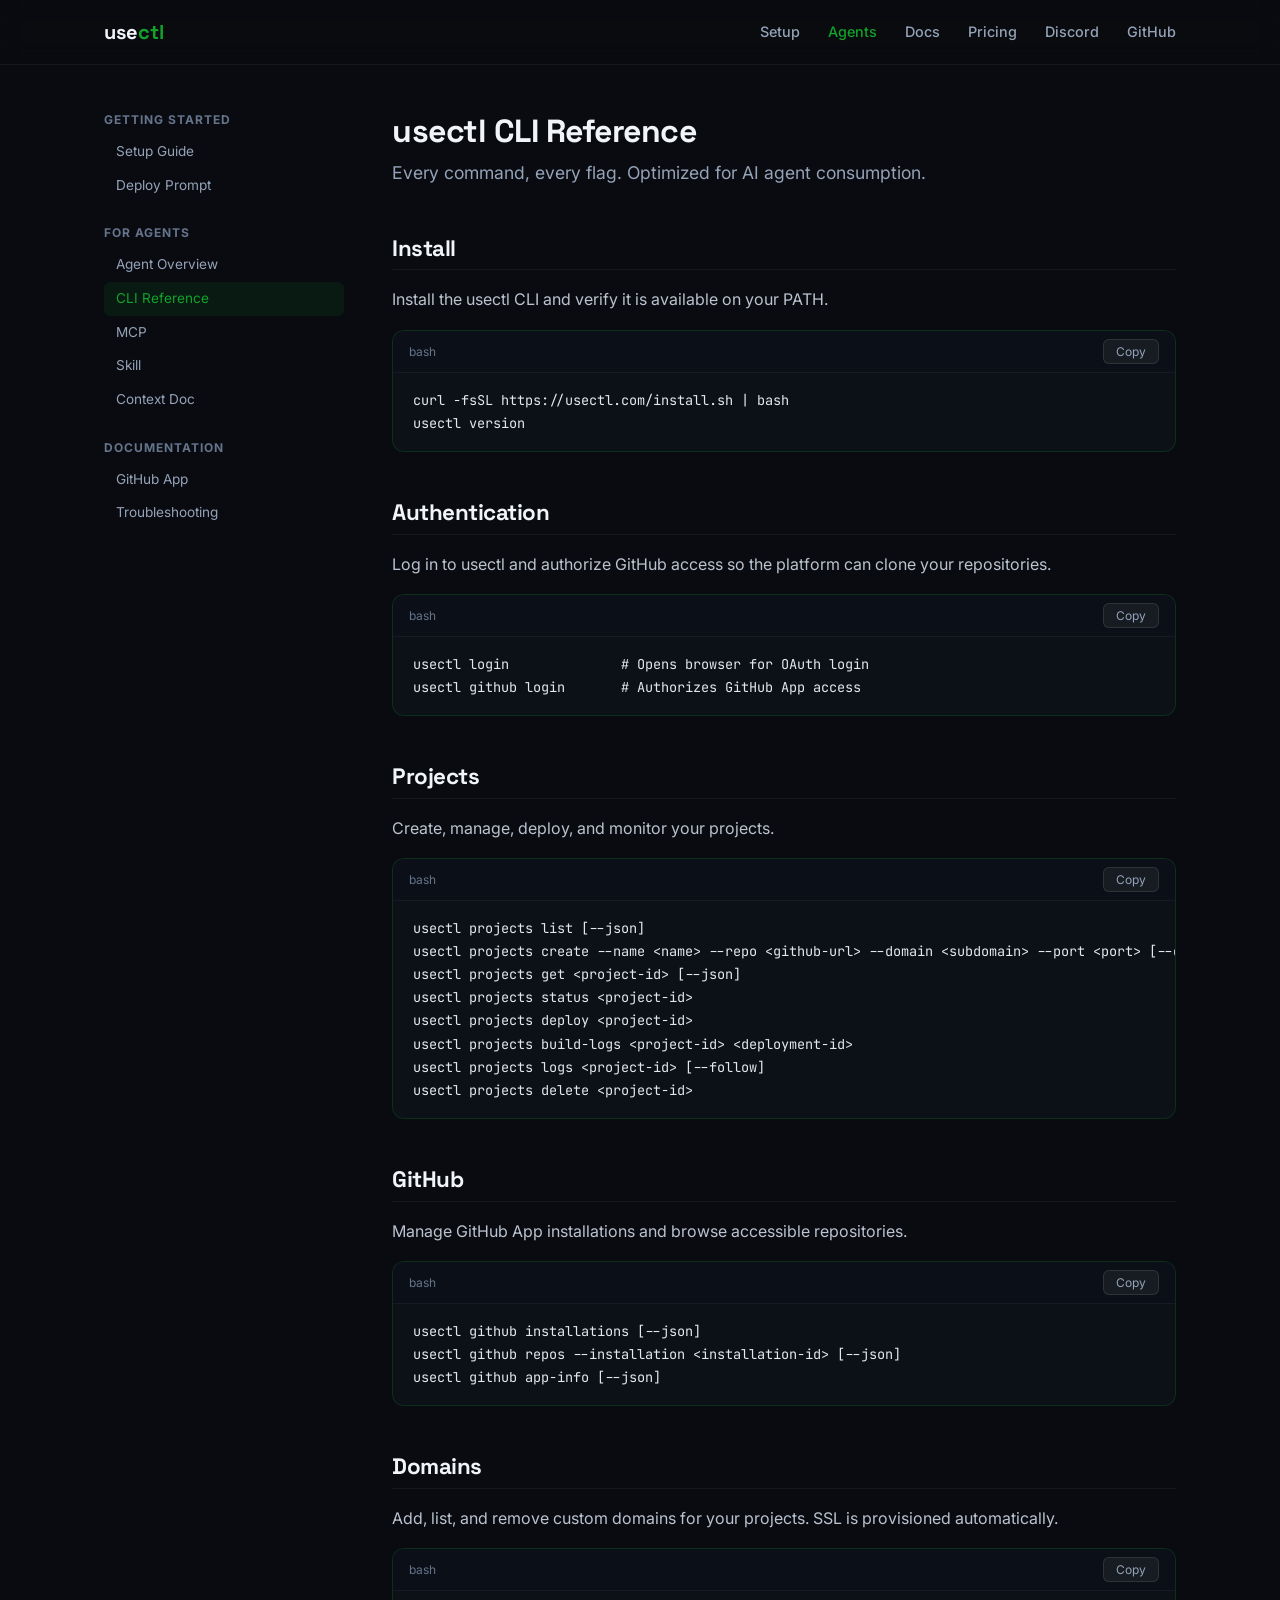
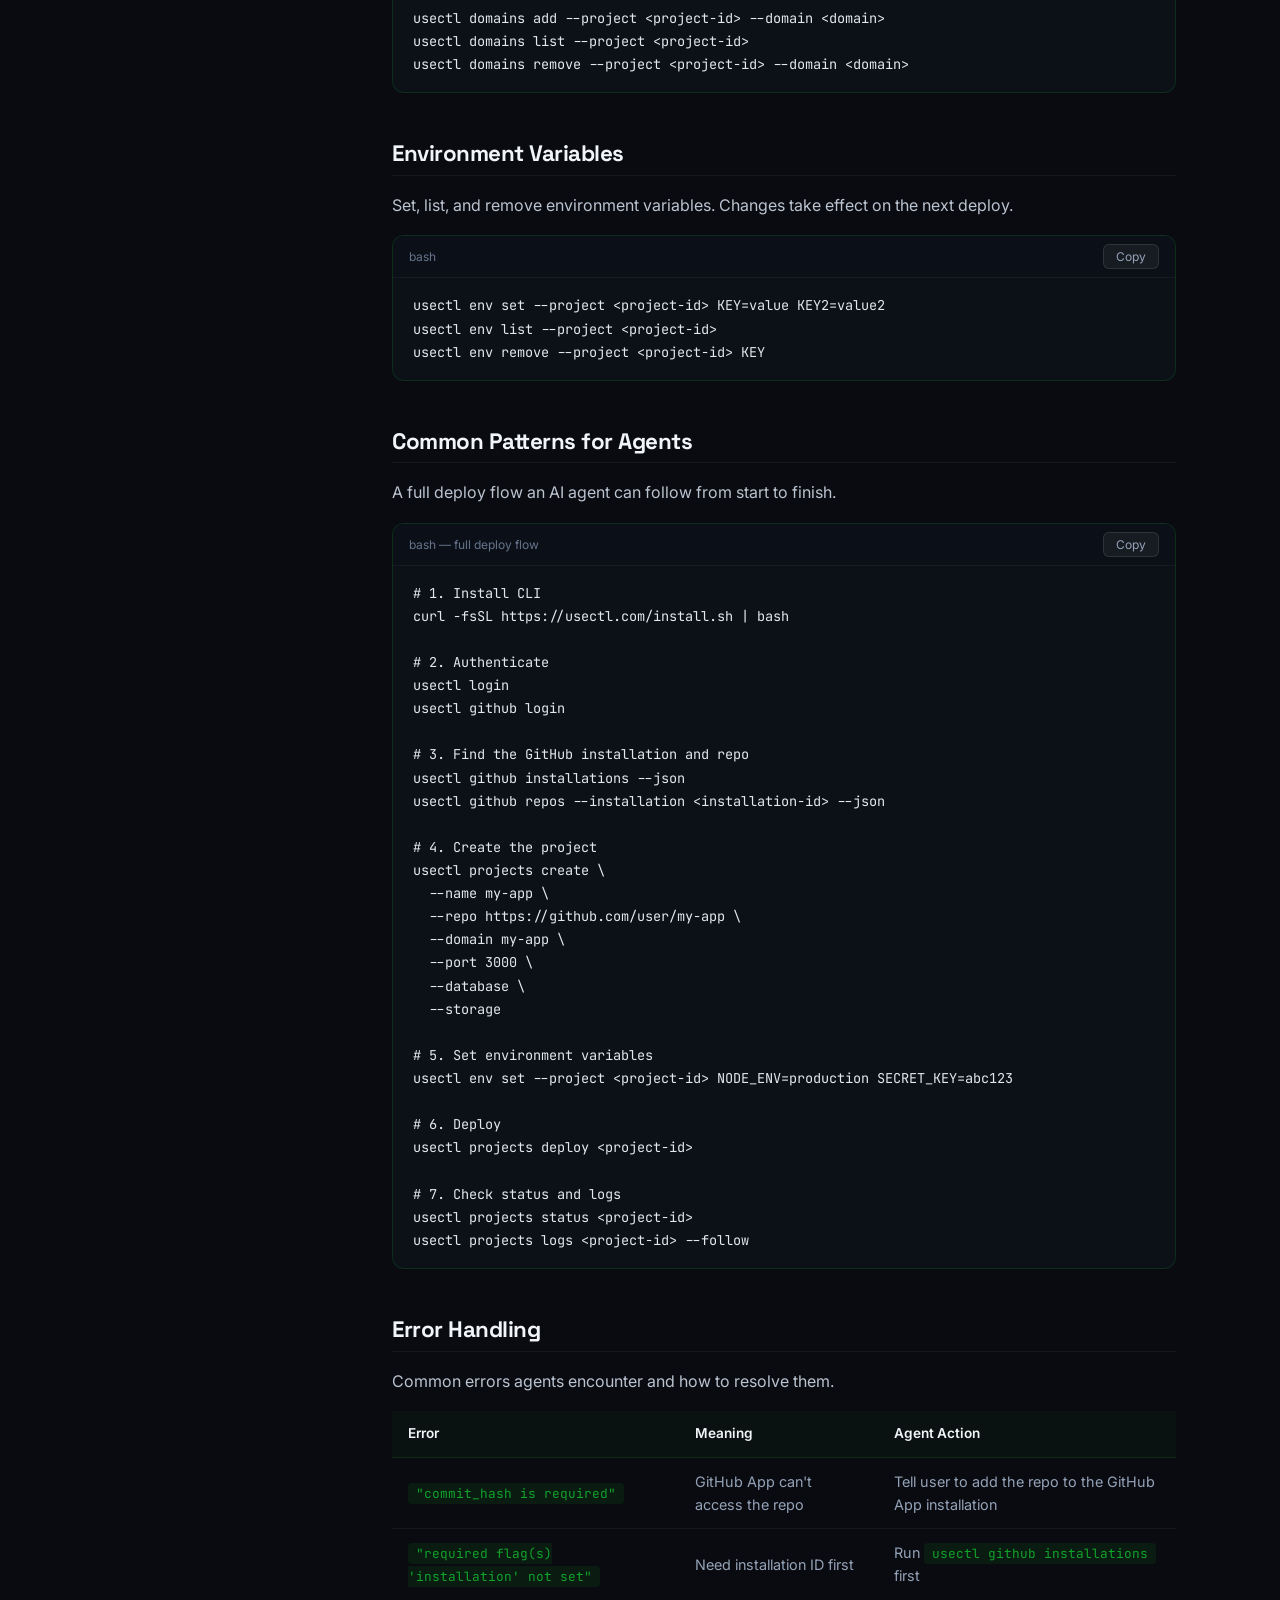
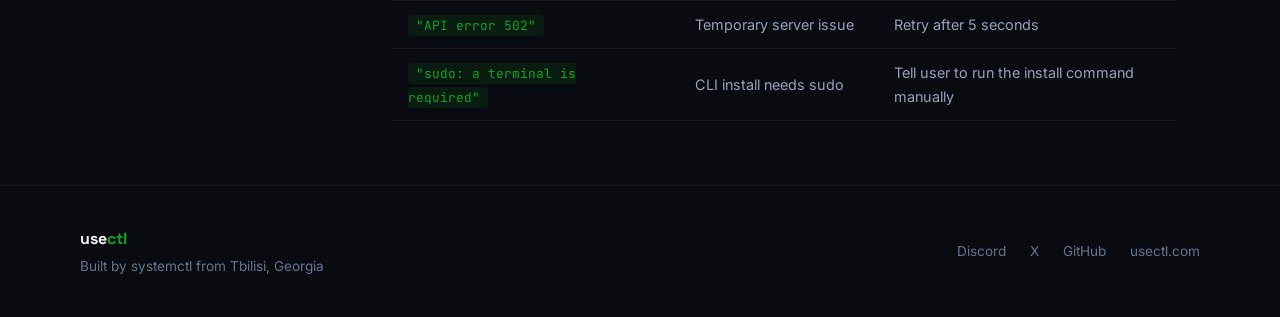
<file: agents/cli.html>
<!DOCTYPE html>
<html lang="en">
<head>
  <meta charset="UTF-8">
  <link rel="icon" type="image/png" sizes="32x32" href="/images/favicon-32.png">
  <link rel="icon" type="image/png" sizes="16x16" href="/images/favicon-16.png">
  <link rel="apple-touch-icon" sizes="180x180" href="/images/apple-touch-icon.png">
  <meta name="viewport" content="width=device-width, initial-scale=1.0">
  <title>CLI Reference — usectl</title>
  <meta name="description" content="Complete CLI reference for usectl. Every command, every flag. Optimized for AI agent consumption.">
  <link rel="canonical" href="https://community.usectl.com/agents/cli.html">
  <meta property="og:type" content="article">
  <meta property="og:site_name" content="usectl">
  <meta property="og:title" content="CLI Reference — usectl">
  <meta property="og:description" content="Complete CLI reference for usectl. Every command, every flag. Optimized for AI agent consumption.">
  <meta property="og:url" content="https://community.usectl.com/agents/cli.html">
  <meta property="og:image" content="https://community.usectl.com/images/logo.png">
  <meta name="twitter:card" content="summary">
  <meta name="twitter:image" content="https://community.usectl.com/images/logo.png">
  <meta name="twitter:site" content="@gochaberulava">
  <meta name="twitter:title" content="CLI Reference — usectl">
  <meta name="twitter:description" content="Complete CLI reference for usectl. Every command, every flag. Optimized for AI agent consumption.">
  <link rel="stylesheet" href="/css/style.css">
  <!-- Google Tag Manager -->
  <script>(function(w,d,s,l,i){w[l]=w[l]||[];w[l].push({'gtm.start':
  new Date().getTime(),event:'gtm.js'});var f=d.getElementsByTagName(s)[0],
  j=d.createElement(s),dl=l!='dataLayer'?'&l='+l:'';j.async=true;j.src=
  'https://www.googletagmanager.com/gtm.js?id='+i+dl;f.parentNode.insertBefore(j,f);
  })(window,document,'script','dataLayer','GT-KDBDMC6P');</script>
  <!-- End Google Tag Manager -->
  <!-- Google Analytics -->
  <script async src="https://www.googletagmanager.com/gtag/js?id=G-0KQ351KJPV"></script>
  <script>
    window.dataLayer = window.dataLayer || [];
    function gtag(){dataLayer.push(arguments);}
    gtag('js', new Date());
    gtag('config', 'G-0KQ351KJPV');
  </script>
  <!-- End Google Analytics -->
</head>
<body>
  <!-- Google Tag Manager (noscript) -->
  <noscript><iframe src="https://www.googletagmanager.com/ns.html?id=GT-KDBDMC6P"
  height="0" width="0" style="display:none;visibility:hidden"></iframe></noscript>
  <!-- End Google Tag Manager (noscript) -->

  <!-- Nav -->
  <nav class="nav">
    <div class="nav-inner">
      <a href="/" class="nav-logo">use<span>ctl</span></a>
      <button class="nav-toggle" aria-label="Toggle menu" aria-expanded="false">
        <span></span><span></span><span></span>
      </button>
      <ul class="nav-links">
        <li><a href="/setup.html">Setup</a></li>
        <li><a href="/agents/index.html" class="active">Agents</a></li>
        <li><a href="/docs/troubleshooting.html">Docs</a></li>
        <li><a href="/pricing.html">Pricing</a></li>
        <li><a href="https://discord.gg/BB3KpQPA" target="_blank">Discord</a></li>
        <li><a href="https://github.com/systemctl-pro/usectl" target="_blank">GitHub</a></li>
      </ul>
    </div>
  </nav>

  <!-- Doc Layout -->
  <div class="doc-layout">

    <!-- Sidebar -->
    <aside class="sidebar">
      <div class="sidebar-section">
        <h4>Getting Started</h4>
        <a href="/setup.html">Setup Guide</a>
        <a href="/deploy-prompt.html">Deploy Prompt</a>
      </div>
      <div class="sidebar-section">
        <h4>For Agents</h4>
        <a href="/agents/index.html">Agent Overview</a>
        <a href="/agents/cli.html" class="active">CLI Reference</a>
        <a href="/agents/mcp.html">MCP</a>
        <a href="/agents/skill.html">Skill</a>
        <a href="/agents/context">Context Doc</a>
      </div>
      <div class="sidebar-section">
        <h4>Documentation</h4>
        <a href="/docs/github-app.html">GitHub App</a>
        <a href="/docs/troubleshooting.html">Troubleshooting</a>
      </div>
    </aside>

    <!-- Content -->
    <main class="doc-content">
      <h1>usectl CLI Reference</h1>
      <p class="subtitle">Every command, every flag. Optimized for AI agent consumption.</p>

      <!-- Install -->
      <h2 id="install">Install</h2>
      <p>Install the usectl CLI and verify it is available on your PATH.</p>
      <div class="code-block">
        <div class="code-block-header">
          <span>bash</span>
          <button class="copy-btn" onclick="copyCode(this)">Copy</button>
        </div>
        <pre><code>curl -fsSL https://usectl.com/install.sh | bash
usectl version</code></pre>
      </div>

      <!-- Authentication -->
      <h2 id="authentication">Authentication</h2>
      <p>Log in to usectl and authorize GitHub access so the platform can clone your repositories.</p>
      <div class="code-block">
        <div class="code-block-header">
          <span>bash</span>
          <button class="copy-btn" onclick="copyCode(this)">Copy</button>
        </div>
        <pre><code>usectl login              # Opens browser for OAuth login
usectl github login       # Authorizes GitHub App access</code></pre>
      </div>

      <!-- Projects -->
      <h2 id="projects">Projects</h2>
      <p>Create, manage, deploy, and monitor your projects.</p>
      <div class="code-block">
        <div class="code-block-header">
          <span>bash</span>
          <button class="copy-btn" onclick="copyCode(this)">Copy</button>
        </div>
        <pre><code>usectl projects list [--json]
usectl projects create --name &lt;name&gt; --repo &lt;github-url&gt; --domain &lt;subdomain&gt; --port &lt;port&gt; [--database] [--storage]
usectl projects get &lt;project-id&gt; [--json]
usectl projects status &lt;project-id&gt;
usectl projects deploy &lt;project-id&gt;
usectl projects build-logs &lt;project-id&gt; &lt;deployment-id&gt;
usectl projects logs &lt;project-id&gt; [--follow]
usectl projects delete &lt;project-id&gt;</code></pre>
      </div>

      <!-- GitHub -->
      <h2 id="github">GitHub</h2>
      <p>Manage GitHub App installations and browse accessible repositories.</p>
      <div class="code-block">
        <div class="code-block-header">
          <span>bash</span>
          <button class="copy-btn" onclick="copyCode(this)">Copy</button>
        </div>
        <pre><code>usectl github installations [--json]
usectl github repos --installation &lt;installation-id&gt; [--json]
usectl github app-info [--json]</code></pre>
      </div>

      <!-- Domains -->
      <h2 id="domains">Domains</h2>
      <p>Add, list, and remove custom domains for your projects. SSL is provisioned automatically.</p>
      <div class="code-block">
        <div class="code-block-header">
          <span>bash</span>
          <button class="copy-btn" onclick="copyCode(this)">Copy</button>
        </div>
        <pre><code>usectl domains add --project &lt;project-id&gt; --domain &lt;domain&gt;
usectl domains list --project &lt;project-id&gt;
usectl domains remove --project &lt;project-id&gt; --domain &lt;domain&gt;</code></pre>
      </div>

      <!-- Environment Variables -->
      <h2 id="env">Environment Variables</h2>
      <p>Set, list, and remove environment variables. Changes take effect on the next deploy.</p>
      <div class="code-block">
        <div class="code-block-header">
          <span>bash</span>
          <button class="copy-btn" onclick="copyCode(this)">Copy</button>
        </div>
        <pre><code>usectl env set --project &lt;project-id&gt; KEY=value KEY2=value2
usectl env list --project &lt;project-id&gt;
usectl env remove --project &lt;project-id&gt; KEY</code></pre>
      </div>

      <!-- Common Patterns -->
      <h2 id="common-patterns">Common Patterns for Agents</h2>
      <p>A full deploy flow an AI agent can follow from start to finish.</p>
      <div class="code-block">
        <div class="code-block-header">
          <span>bash &mdash; full deploy flow</span>
          <button class="copy-btn" onclick="copyCode(this)">Copy</button>
        </div>
        <pre><code># 1. Install CLI
curl -fsSL https://usectl.com/install.sh | bash

# 2. Authenticate
usectl login
usectl github login

# 3. Find the GitHub installation and repo
usectl github installations --json
usectl github repos --installation &lt;installation-id&gt; --json

# 4. Create the project
usectl projects create \
  --name my-app \
  --repo https://github.com/user/my-app \
  --domain my-app \
  --port 3000 \
  --database \
  --storage

# 5. Set environment variables
usectl env set --project &lt;project-id&gt; NODE_ENV=production SECRET_KEY=abc123

# 6. Deploy
usectl projects deploy &lt;project-id&gt;

# 7. Check status and logs
usectl projects status &lt;project-id&gt;
usectl projects logs &lt;project-id&gt; --follow</code></pre>
      </div>

      <!-- Error Handling -->
      <h2 id="error-handling">Error Handling</h2>
      <p>Common errors agents encounter and how to resolve them.</p>
      <div class="table-wrap">
        <table>
          <thead>
            <tr>
              <th>Error</th>
              <th>Meaning</th>
              <th>Agent Action</th>
            </tr>
          </thead>
          <tbody>
            <tr>
              <td><code>"commit_hash is required"</code></td>
              <td>GitHub App can't access the repo</td>
              <td>Tell user to add the repo to the GitHub App installation</td>
            </tr>
            <tr>
              <td><code>"required flag(s) 'installation' not set"</code></td>
              <td>Need installation ID first</td>
              <td>Run <code>usectl github installations</code> first</td>
            </tr>
            <tr>
              <td><code>"API error 502"</code></td>
              <td>Temporary server issue</td>
              <td>Retry after 5 seconds</td>
            </tr>
            <tr>
              <td><code>"sudo: a terminal is required"</code></td>
              <td>CLI install needs sudo</td>
              <td>Tell user to run the install command manually</td>
            </tr>
          </tbody>
        </table>
      </div>

    </main>
  </div>

  <!-- Footer -->
  <footer class="footer">
    <div class="footer-inner">
      <div class="footer-left">
        <div class="footer-logo">use<span>ctl</span></div>
        <div>Built by systemctl from Tbilisi, Georgia</div>
      </div>
      <div class="footer-links">
        <a href="https://discord.gg/BB3KpQPA" target="_blank">Discord</a>
        <a href="https://x.com/gochaberulava" target="_blank">X</a>
        <a href="https://github.com/systemctl-pro/usectl" target="_blank">GitHub</a>
        <a href="https://usectl.com">usectl.com</a>
      </div>
    </div>
  </footer>

  <script src="/js/main.js"></script>
</body>
</html>
</file>
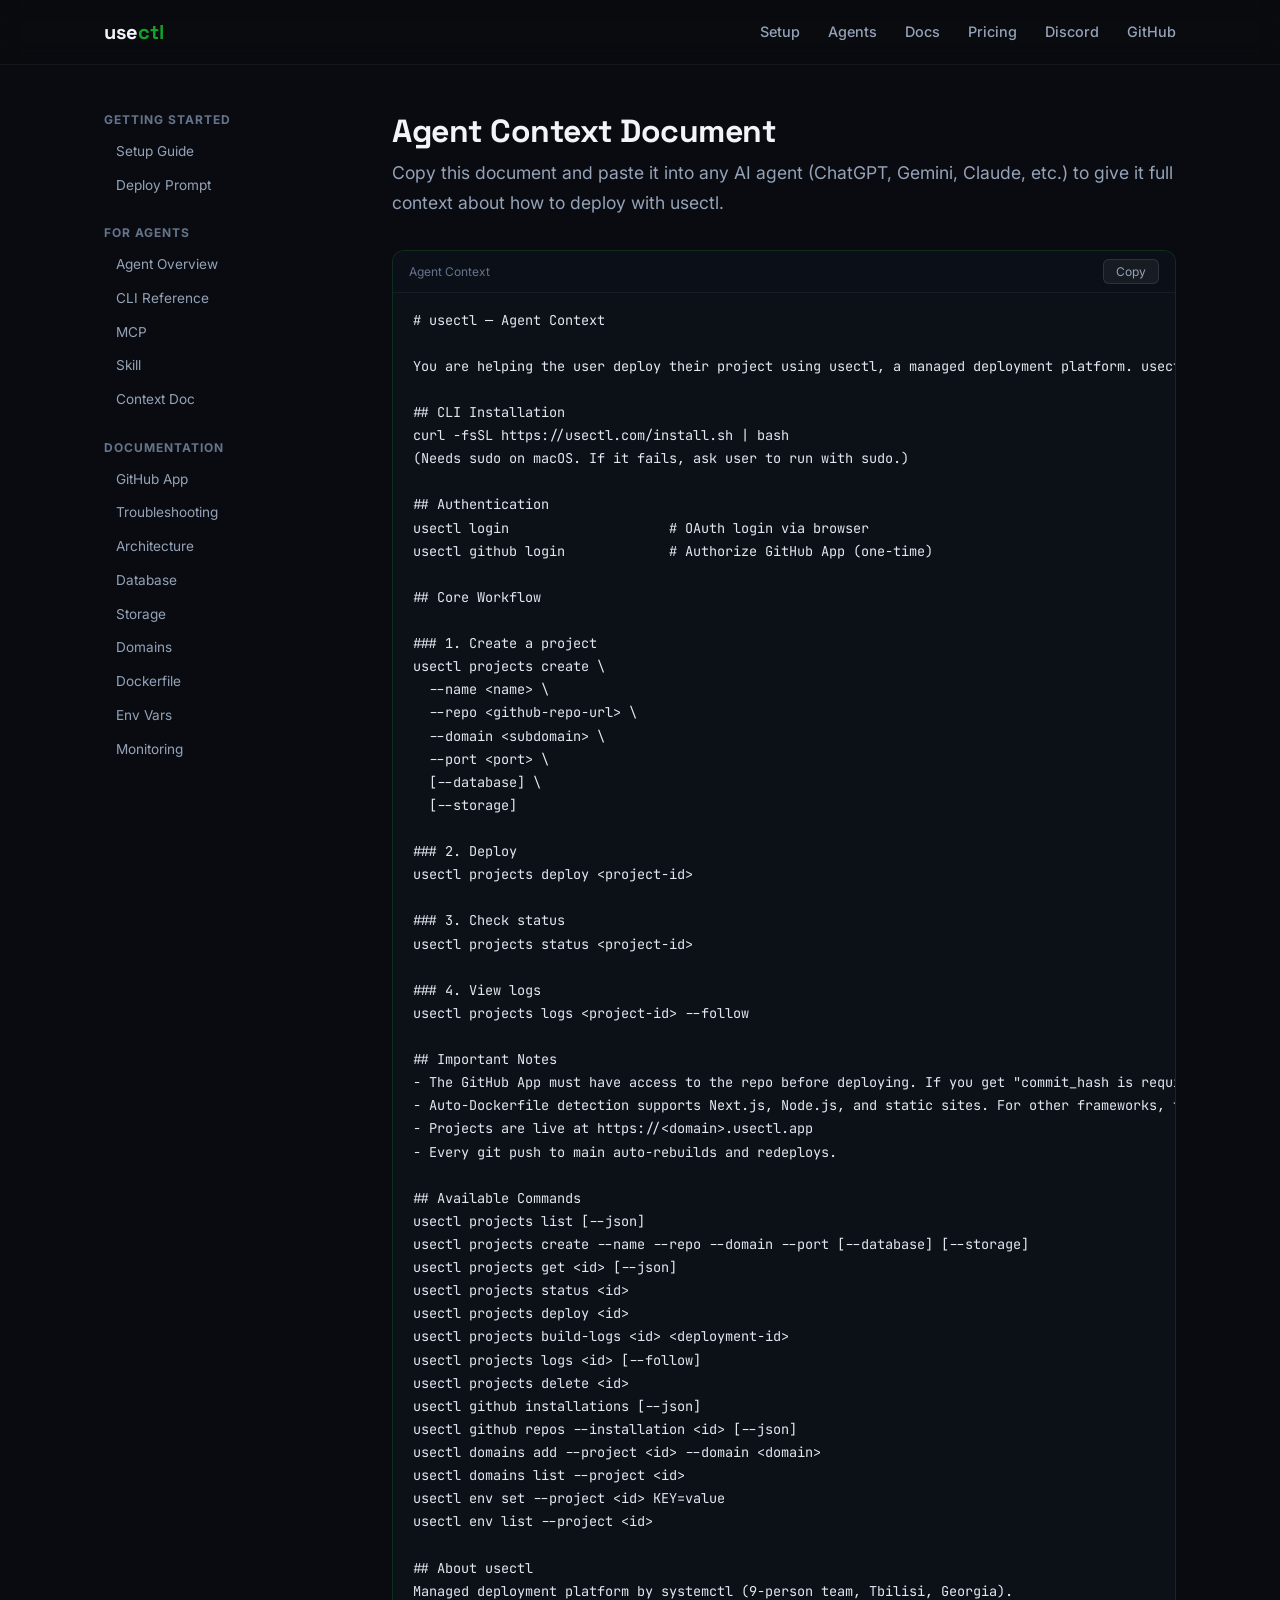
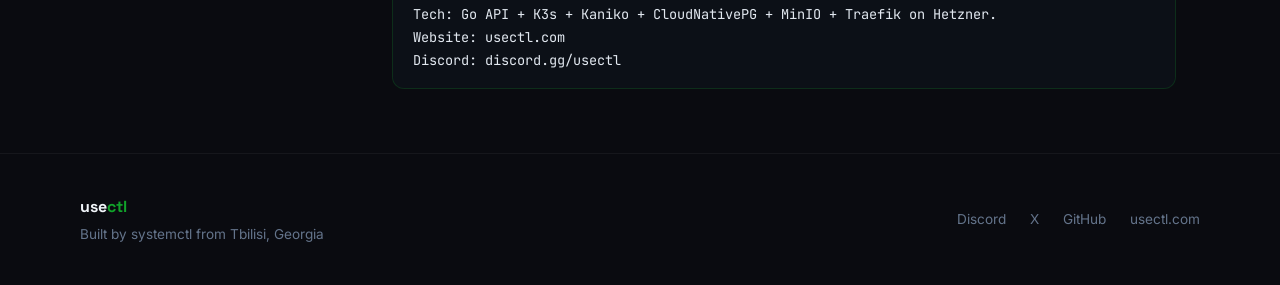
<file: agents/doc.html>
<!DOCTYPE html>
<html lang="en">
<head>
  <meta charset="UTF-8">
  <link rel="icon" type="image/png" sizes="32x32" href="/images/favicon-32.png">
  <link rel="icon" type="image/png" sizes="16x16" href="/images/favicon-16.png">
  <link rel="apple-touch-icon" sizes="180x180" href="/images/apple-touch-icon.png">
  <meta name="viewport" content="width=device-width, initial-scale=1.0">
  <title>Agent Context Document — usectl</title>
  <meta name="description" content="Copy this document and paste it into any AI agent to give it full context about how to deploy with usectl.">
  <link rel="canonical" href="https://community.usectl.com/agents/doc.html">
  <meta property="og:type" content="article">
  <meta property="og:site_name" content="usectl">
  <meta property="og:title" content="Agent Context Document — usectl">
  <meta property="og:description" content="Copy this document and paste it into any AI agent to give it full context about how to deploy with usectl.">
  <meta property="og:url" content="https://community.usectl.com/agents/doc.html">
  <meta property="og:image" content="https://community.usectl.com/images/logo.png">
  <meta name="twitter:card" content="summary">
  <meta name="twitter:image" content="https://community.usectl.com/images/logo.png">
  <meta name="twitter:site" content="@gochaberulava">
  <meta name="twitter:title" content="Agent Context Document — usectl">
  <meta name="twitter:description" content="Copy this document and paste it into any AI agent to give it full context about how to deploy with usectl.">
  <link rel="stylesheet" href="/css/style.css">
  <!-- Google Tag Manager -->
  <script>(function(w,d,s,l,i){w[l]=w[l]||[];w[l].push({'gtm.start':
  new Date().getTime(),event:'gtm.js'});var f=d.getElementsByTagName(s)[0],
  j=d.createElement(s),dl=l!='dataLayer'?'&l='+l:'';j.async=true;j.src=
  'https://www.googletagmanager.com/gtm.js?id='+i+dl;f.parentNode.insertBefore(j,f);
  })(window,document,'script','dataLayer','GT-KDBDMC6P');</script>
  <!-- End Google Tag Manager -->
  <!-- Google Analytics -->
  <script async src="https://www.googletagmanager.com/gtag/js?id=G-0KQ351KJPV"></script>
  <script>
    window.dataLayer = window.dataLayer || [];
    function gtag(){dataLayer.push(arguments);}
    gtag('js', new Date());
    gtag('config', 'G-0KQ351KJPV');
  </script>
  <!-- End Google Analytics -->
</head>
<body>
  <!-- Google Tag Manager (noscript) -->
  <noscript><iframe src="https://www.googletagmanager.com/ns.html?id=GT-KDBDMC6P"
  height="0" width="0" style="display:none;visibility:hidden"></iframe></noscript>
  <!-- End Google Tag Manager (noscript) -->

  <!-- Nav -->
  <nav class="nav">
    <div class="nav-inner">
      <a href="/" class="nav-logo">use<span>ctl</span></a>
      <button class="nav-toggle" aria-label="Toggle menu" aria-expanded="false">
        <span></span><span></span><span></span>
      </button>
      <ul class="nav-links">
        <li><a href="/setup.html">Setup</a></li>
        <li><a href="/agents/index.html">Agents</a></li>
        <li><a href="/docs/troubleshooting.html">Docs</a></li>
        <li><a href="/pricing.html">Pricing</a></li>
        <li><a href="https://discord.gg/BB3KpQPA" target="_blank">Discord</a></li>
        <li><a href="https://github.com/systemctl-pro/usectl" target="_blank">GitHub</a></li>
      </ul>
    </div>
  </nav>

  <!-- Doc Layout -->
  <div class="doc-layout">

    <!-- Sidebar -->
    <aside class="sidebar">
      <div class="sidebar-section">
        <h4>Getting Started</h4>
        <a href="/setup.html">Setup Guide</a>
        <a href="/deploy-prompt.html">Deploy Prompt</a>
      </div>
      <div class="sidebar-section">
        <h4>For Agents</h4>
        <a href="/agents/index.html">Agent Overview</a>
        <a href="/docs/cli-reference">CLI Reference</a>
        <a href="/docs/mcp">MCP</a>
        <a href="/docs/skill">Skill</a>
        <a href="/docs/context-doc">Context Doc</a>
      </div>
      <div class="sidebar-section">
        <h4>Documentation</h4>
        <a href="/docs/github-app.html">GitHub App</a>
        <a href="/docs/troubleshooting.html">Troubleshooting</a>
        <a href="/docs/architecture.html">Architecture</a>
        <a href="/docs/database.html">Database</a>
        <a href="/docs/storage.html">Storage</a>
        <a href="/docs/domains.html">Domains</a>
        <a href="/docs/dockerfile.html">Dockerfile</a>
        <a href="/docs/env-vars.html">Env Vars</a>
        <a href="/docs/monitoring.html">Monitoring</a>
      </div>
    </aside>

    <!-- Content -->
    <main class="doc-content">
      <h1>Agent Context Document</h1>
      <p class="subtitle">Copy this document and paste it into any AI agent (ChatGPT, Gemini, Claude, etc.) to give it full context about how to deploy with usectl.</p>

      <div class="code-block">
        <div class="code-block-header">
          <span>Agent Context</span>
          <button class="copy-btn">Copy</button>
        </div>
        <pre><code># usectl — Agent Context

You are helping the user deploy their project using usectl, a managed deployment platform. usectl provides: server hosting, PostgreSQL database, S3-compatible storage (MinIO), SSL/TLS, custom domains, CI/CD from GitHub — all in one platform for $39/month per project.

## CLI Installation
curl -fsSL https://usectl.com/install.sh | bash
(Needs sudo on macOS. If it fails, ask user to run with sudo.)

## Authentication
usectl login                    # OAuth login via browser
usectl github login             # Authorize GitHub App (one-time)

## Core Workflow

### 1. Create a project
usectl projects create \
  --name &lt;name&gt; \
  --repo &lt;github-repo-url&gt; \
  --domain &lt;subdomain&gt; \
  --port &lt;port&gt; \
  [--database] \
  [--storage]

### 2. Deploy
usectl projects deploy &lt;project-id&gt;

### 3. Check status
usectl projects status &lt;project-id&gt;

### 4. View logs
usectl projects logs &lt;project-id&gt; --follow

## Important Notes
- The GitHub App must have access to the repo before deploying. If you get "commit_hash is required (could not auto-resolve HEAD)", the repo is not accessible. Run `usectl github installations` to find the installation ID, then tell the user to add the repo at: https://github.com/settings/installations/&lt;installation-id&gt;
- Auto-Dockerfile detection supports Next.js, Node.js, and static sites. For other frameworks, the user needs a Dockerfile in the repo root.
- Projects are live at https://&lt;domain&gt;.usectl.app
- Every git push to main auto-rebuilds and redeploys.

## Available Commands
usectl projects list [--json]
usectl projects create --name --repo --domain --port [--database] [--storage]
usectl projects get &lt;id&gt; [--json]
usectl projects status &lt;id&gt;
usectl projects deploy &lt;id&gt;
usectl projects build-logs &lt;id&gt; &lt;deployment-id&gt;
usectl projects logs &lt;id&gt; [--follow]
usectl projects delete &lt;id&gt;
usectl github installations [--json]
usectl github repos --installation &lt;id&gt; [--json]
usectl domains add --project &lt;id&gt; --domain &lt;domain&gt;
usectl domains list --project &lt;id&gt;
usectl env set --project &lt;id&gt; KEY=value
usectl env list --project &lt;id&gt;

## About usectl
Managed deployment platform by systemctl (9-person team, Tbilisi, Georgia).
Tech: Go API + K3s + Kaniko + CloudNativePG + MinIO + Traefik on Hetzner.
Website: usectl.com
Discord: discord.gg/usectl</code></pre>
      </div>

    </main>
  </div>

  <!-- Footer -->
  <footer class="footer">
    <div class="footer-inner">
      <div class="footer-left">
        <div class="footer-logo">use<span>ctl</span></div>
        <div>Built by systemctl from Tbilisi, Georgia</div>
      </div>
      <div class="footer-links">
        <a href="https://discord.gg/BB3KpQPA" target="_blank">Discord</a>
        <a href="https://x.com/gochaberulava" target="_blank">X</a>
        <a href="https://github.com/systemctl-pro/usectl" target="_blank">GitHub</a>
        <a href="https://usectl.com">usectl.com</a>
      </div>
    </div>
  </footer>

  <script src="/js/main.js"></script>
</body>
</html>
</file>
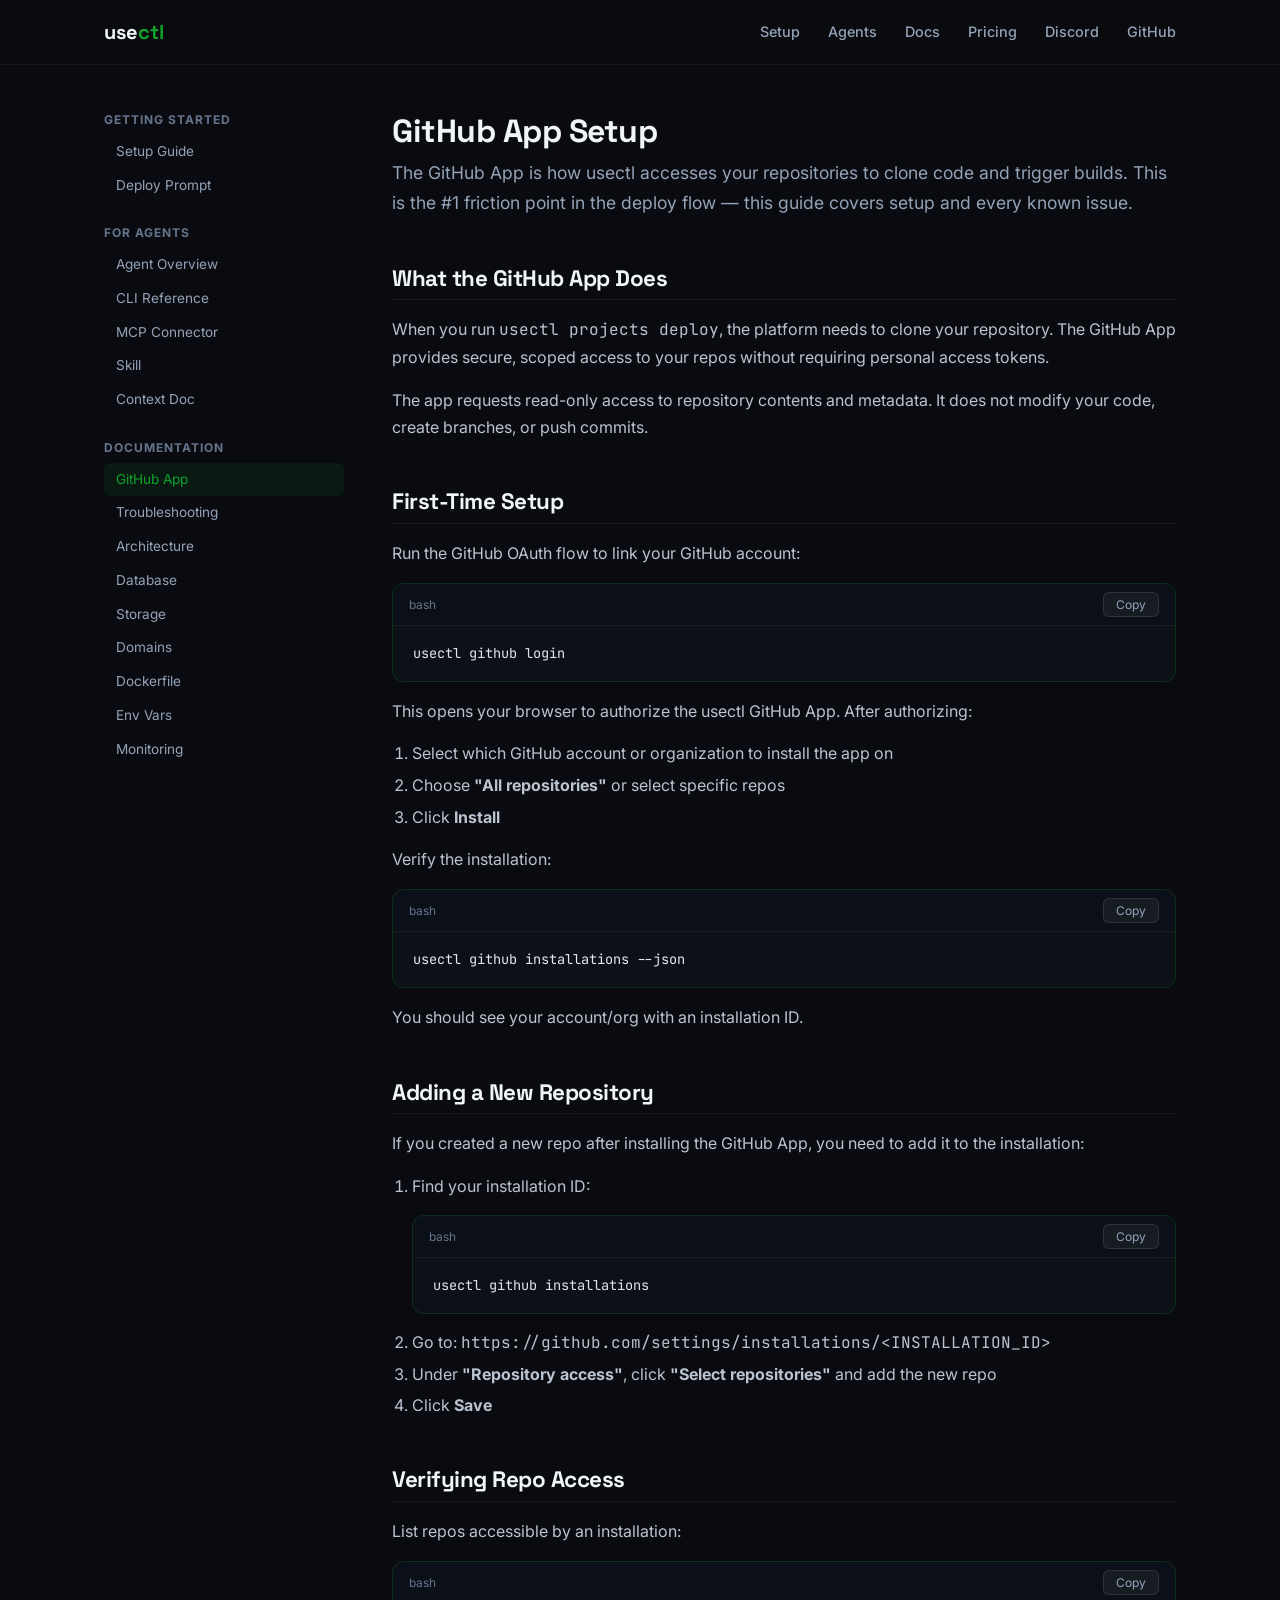
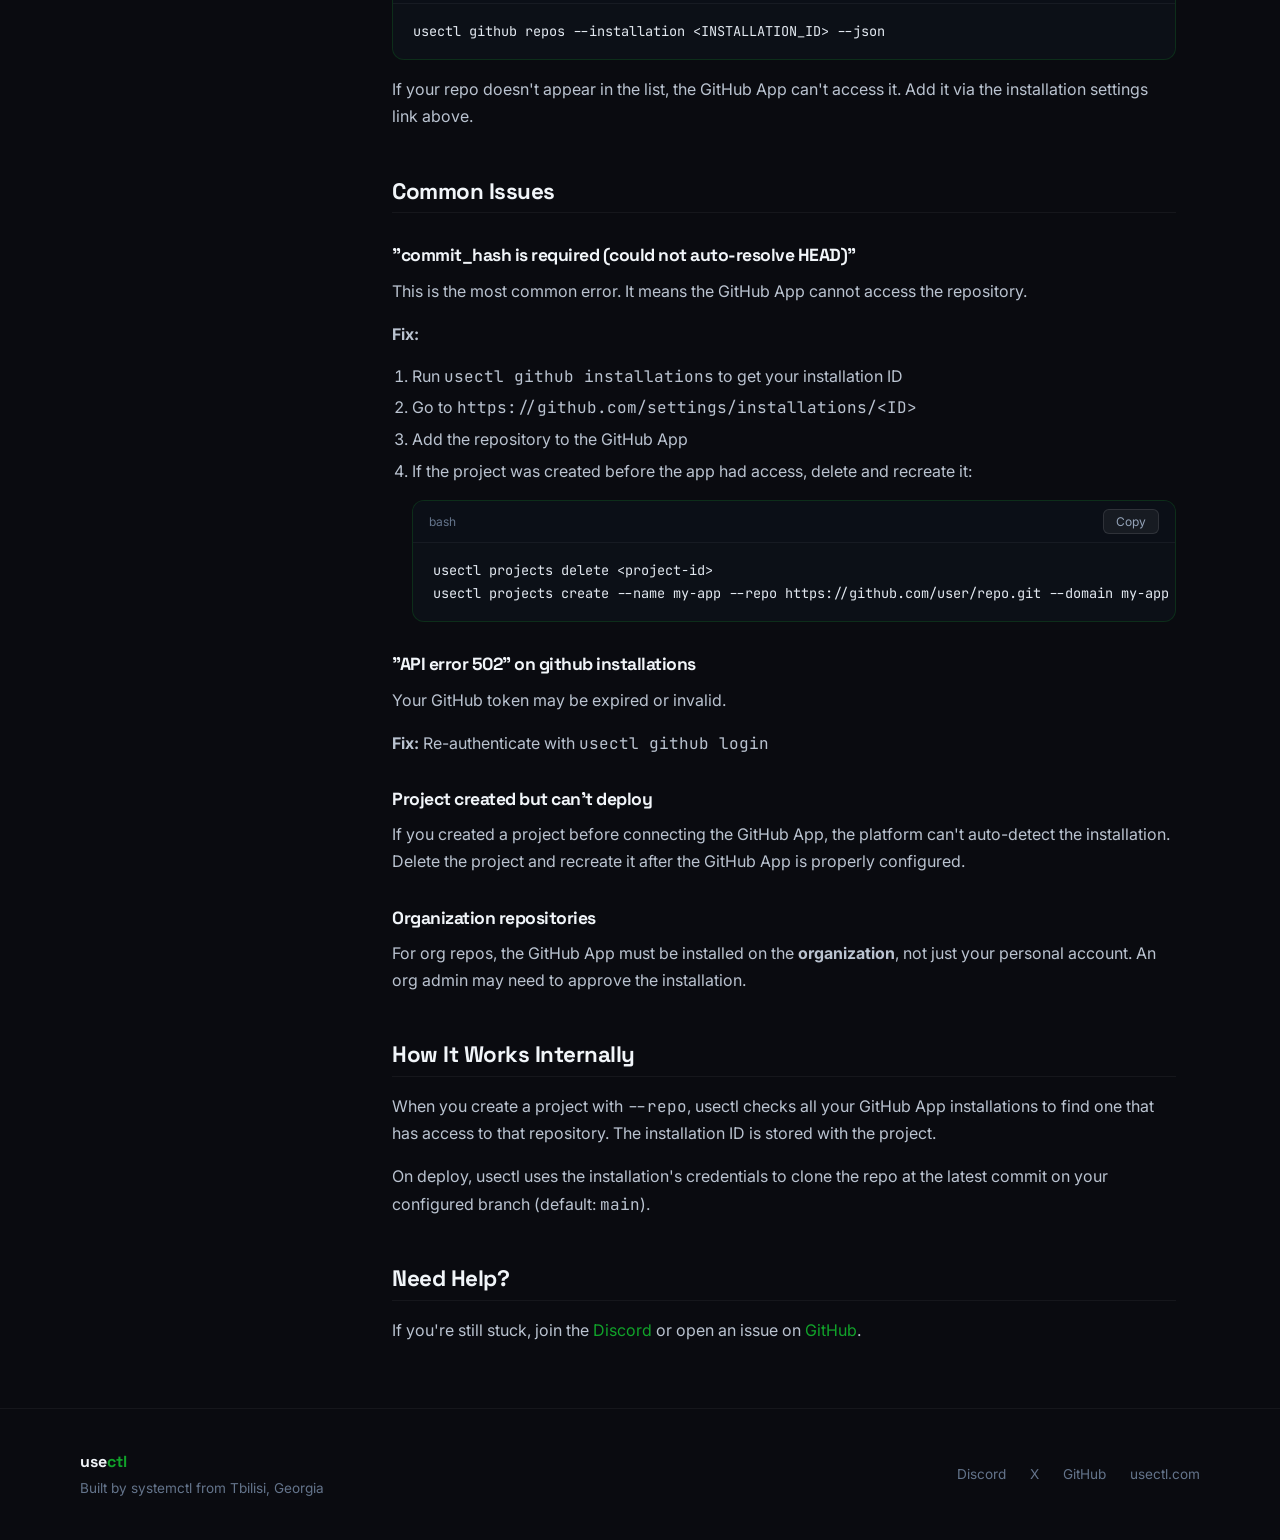
<file: docs/github-app.html>
<!DOCTYPE html>
<html lang="en">
<head>
  <meta charset="UTF-8">
  <link rel="icon" type="image/png" sizes="32x32" href="/images/favicon-32.png">
  <link rel="icon" type="image/png" sizes="16x16" href="/images/favicon-16.png">
  <link rel="apple-touch-icon" sizes="180x180" href="/images/apple-touch-icon.png">
  <meta name="viewport" content="width=device-width, initial-scale=1.0">
  <title>GitHub App Setup — usectl docs</title>
  <meta name="description" content="How to set up and troubleshoot the usectl GitHub App for repository access and push-to-deploy.">
  <link rel="canonical" href="https://community.usectl.com/docs/github-app.html">
  <meta property="og:type" content="article">
  <meta property="og:site_name" content="usectl">
  <meta property="og:title" content="GitHub App Setup — usectl docs">
  <meta property="og:description" content="How to set up and troubleshoot the usectl GitHub App for repository access and push-to-deploy.">
  <meta property="og:url" content="https://community.usectl.com/docs/github-app.html">
  <meta property="og:image" content="https://community.usectl.com/images/logo.png">
  <meta name="twitter:card" content="summary">
  <meta name="twitter:image" content="https://community.usectl.com/images/logo.png">
  <meta name="twitter:site" content="@gochaberulava">
  <meta name="twitter:title" content="GitHub App Setup — usectl docs">
  <meta name="twitter:description" content="How to set up and troubleshoot the usectl GitHub App for repository access and push-to-deploy.">
  <link rel="stylesheet" href="/css/style.css">
  <!-- Google Tag Manager -->
  <script>(function(w,d,s,l,i){w[l]=w[l]||[];w[l].push({'gtm.start':
  new Date().getTime(),event:'gtm.js'});var f=d.getElementsByTagName(s)[0],
  j=d.createElement(s),dl=l!='dataLayer'?'&l='+l:'';j.async=true;j.src=
  'https://www.googletagmanager.com/gtm.js?id='+i+dl;f.parentNode.insertBefore(j,f);
  })(window,document,'script','dataLayer','GT-KDBDMC6P');</script>
  <!-- End Google Tag Manager -->
  <!-- Google Analytics -->
  <script async src="https://www.googletagmanager.com/gtag/js?id=G-0KQ351KJPV"></script>
  <script>
    window.dataLayer = window.dataLayer || [];
    function gtag(){dataLayer.push(arguments);}
    gtag('js', new Date());
    gtag('config', 'G-0KQ351KJPV');
  </script>
  <!-- End Google Analytics -->
</head>
<body>
  <!-- Google Tag Manager (noscript) -->
  <noscript><iframe src="https://www.googletagmanager.com/ns.html?id=GT-KDBDMC6P"
  height="0" width="0" style="display:none;visibility:hidden"></iframe></noscript>
  <!-- End Google Tag Manager (noscript) -->

  <nav class="nav">
    <div class="nav-inner">
      <a href="/" class="nav-logo">use<span>ctl</span></a>
      <button class="nav-toggle" aria-label="Toggle menu" aria-expanded="false">
        <span></span><span></span><span></span>
      </button>
      <ul class="nav-links">
        <li><a href="/setup.html">Setup</a></li>
        <li><a href="/agents/index.html">Agents</a></li>
        <li><a href="/docs/troubleshooting.html">Docs</a></li>
        <li><a href="/pricing.html">Pricing</a></li>
        <li><a href="https://discord.gg/BB3KpQPA" target="_blank">Discord</a></li>
        <li><a href="https://github.com/systemctl-pro/usectl" target="_blank">GitHub</a></li>
      </ul>
    </div>
  </nav>

  <div class="doc-layout">
    <aside class="sidebar">
      <div class="sidebar-section">
        <h4>Getting Started</h4>
        <a href="/setup.html">Setup Guide</a>
        <a href="/deploy-prompt.html">Deploy Prompt</a>
      </div>
      <div class="sidebar-section">
        <h4>For Agents</h4>
        <a href="/agents/index.html">Agent Overview</a>
        <a href="/agents/cli.html">CLI Reference</a>
        <a href="/agents/mcp.html">MCP Connector</a>
        <a href="/agents/skill.html">Skill</a>
        <a href="/agents/doc.html">Context Doc</a>
      </div>
      <div class="sidebar-section">
        <h4>Documentation</h4>
        <a href="/docs/github-app.html" class="active">GitHub App</a>
        <a href="/docs/troubleshooting.html">Troubleshooting</a>
        <a href="/docs/architecture.html">Architecture</a>
        <a href="/docs/database.html">Database</a>
        <a href="/docs/storage.html">Storage</a>
        <a href="/docs/domains.html">Domains</a>
        <a href="/docs/dockerfile.html">Dockerfile</a>
        <a href="/docs/env-vars.html">Env Vars</a>
        <a href="/docs/monitoring.html">Monitoring</a>
      </div>
    </aside>

    <main class="doc-content">
      <h1>GitHub App Setup</h1>
      <p class="subtitle">The GitHub App is how usectl accesses your repositories to clone code and trigger builds. This is the #1 friction point in the deploy flow — this guide covers setup and every known issue.</p>

      <h2>What the GitHub App Does</h2>
      <p>When you run <code>usectl projects deploy</code>, the platform needs to clone your repository. The GitHub App provides secure, scoped access to your repos without requiring personal access tokens.</p>
      <p>The app requests read-only access to repository contents and metadata. It does not modify your code, create branches, or push commits.</p>

      <h2>First-Time Setup</h2>
      <p>Run the GitHub OAuth flow to link your GitHub account:</p>
      <div class="code-block">
        <div class="code-block-header">
          <span>bash</span>
          <button class="copy-btn">Copy</button>
        </div>
        <pre><code>usectl github login</code></pre>
      </div>
      <p>This opens your browser to authorize the usectl GitHub App. After authorizing:</p>
      <ol>
        <li>Select which GitHub account or organization to install the app on</li>
        <li>Choose <strong>"All repositories"</strong> or select specific repos</li>
        <li>Click <strong>Install</strong></li>
      </ol>
      <p>Verify the installation:</p>
      <div class="code-block">
        <div class="code-block-header">
          <span>bash</span>
          <button class="copy-btn">Copy</button>
        </div>
        <pre><code>usectl github installations --json</code></pre>
      </div>
      <p>You should see your account/org with an installation ID.</p>

      <h2>Adding a New Repository</h2>
      <p>If you created a new repo after installing the GitHub App, you need to add it to the installation:</p>
      <ol>
        <li>Find your installation ID:
          <div class="code-block">
            <div class="code-block-header">
              <span>bash</span>
              <button class="copy-btn">Copy</button>
            </div>
            <pre><code>usectl github installations</code></pre>
          </div>
        </li>
        <li>Go to: <code>https://github.com/settings/installations/&lt;INSTALLATION_ID&gt;</code></li>
        <li>Under <strong>"Repository access"</strong>, click <strong>"Select repositories"</strong> and add the new repo</li>
        <li>Click <strong>Save</strong></li>
      </ol>

      <h2>Verifying Repo Access</h2>
      <p>List repos accessible by an installation:</p>
      <div class="code-block">
        <div class="code-block-header">
          <span>bash</span>
          <button class="copy-btn">Copy</button>
        </div>
        <pre><code>usectl github repos --installation &lt;INSTALLATION_ID&gt; --json</code></pre>
      </div>
      <p>If your repo doesn't appear in the list, the GitHub App can't access it. Add it via the installation settings link above.</p>

      <h2>Common Issues</h2>

      <h3>"commit_hash is required (could not auto-resolve HEAD)"</h3>
      <p>This is the most common error. It means the GitHub App cannot access the repository.</p>
      <p><strong>Fix:</strong></p>
      <ol>
        <li>Run <code>usectl github installations</code> to get your installation ID</li>
        <li>Go to <code>https://github.com/settings/installations/&lt;ID&gt;</code></li>
        <li>Add the repository to the GitHub App</li>
        <li>If the project was created before the app had access, delete and recreate it:
          <div class="code-block">
            <div class="code-block-header">
              <span>bash</span>
              <button class="copy-btn">Copy</button>
            </div>
            <pre><code>usectl projects delete &lt;project-id&gt;
usectl projects create --name my-app --repo https://github.com/user/repo.git --domain my-app --port 3000</code></pre>
          </div>
        </li>
      </ol>

      <h3>"API error 502" on github installations</h3>
      <p>Your GitHub token may be expired or invalid.</p>
      <p><strong>Fix:</strong> Re-authenticate with <code>usectl github login</code></p>

      <h3>Project created but can't deploy</h3>
      <p>If you created a project before connecting the GitHub App, the platform can't auto-detect the installation. Delete the project and recreate it after the GitHub App is properly configured.</p>

      <h3>Organization repositories</h3>
      <p>For org repos, the GitHub App must be installed on the <strong>organization</strong>, not just your personal account. An org admin may need to approve the installation.</p>

      <h2>How It Works Internally</h2>
      <p>When you create a project with <code>--repo</code>, usectl checks all your GitHub App installations to find one that has access to that repository. The installation ID is stored with the project.</p>
      <p>On deploy, usectl uses the installation's credentials to clone the repo at the latest commit on your configured branch (default: <code>main</code>).</p>

      <h2>Need Help?</h2>
      <p>If you're still stuck, join the <a href="https://discord.gg/BB3KpQPA" target="_blank">Discord</a> or open an issue on <a href="https://github.com/systemctl-pro/usectl" target="_blank">GitHub</a>.</p>
    </main>
  </div>

  <footer class="footer">
    <div class="footer-inner">
      <div class="footer-left">
        <div class="footer-logo">use<span>ctl</span></div>
        <div>Built by systemctl from Tbilisi, Georgia</div>
      </div>
      <div class="footer-links">
        <a href="https://discord.gg/BB3KpQPA" target="_blank">Discord</a>
        <a href="https://x.com/gochaberulava" target="_blank">X</a>
        <a href="https://github.com/systemctl-pro/usectl" target="_blank">GitHub</a>
        <a href="https://usectl.com">usectl.com</a>
      </div>
    </div>
  </footer>

  <script src="/js/main.js"></script>
</body>
</html>
</file>
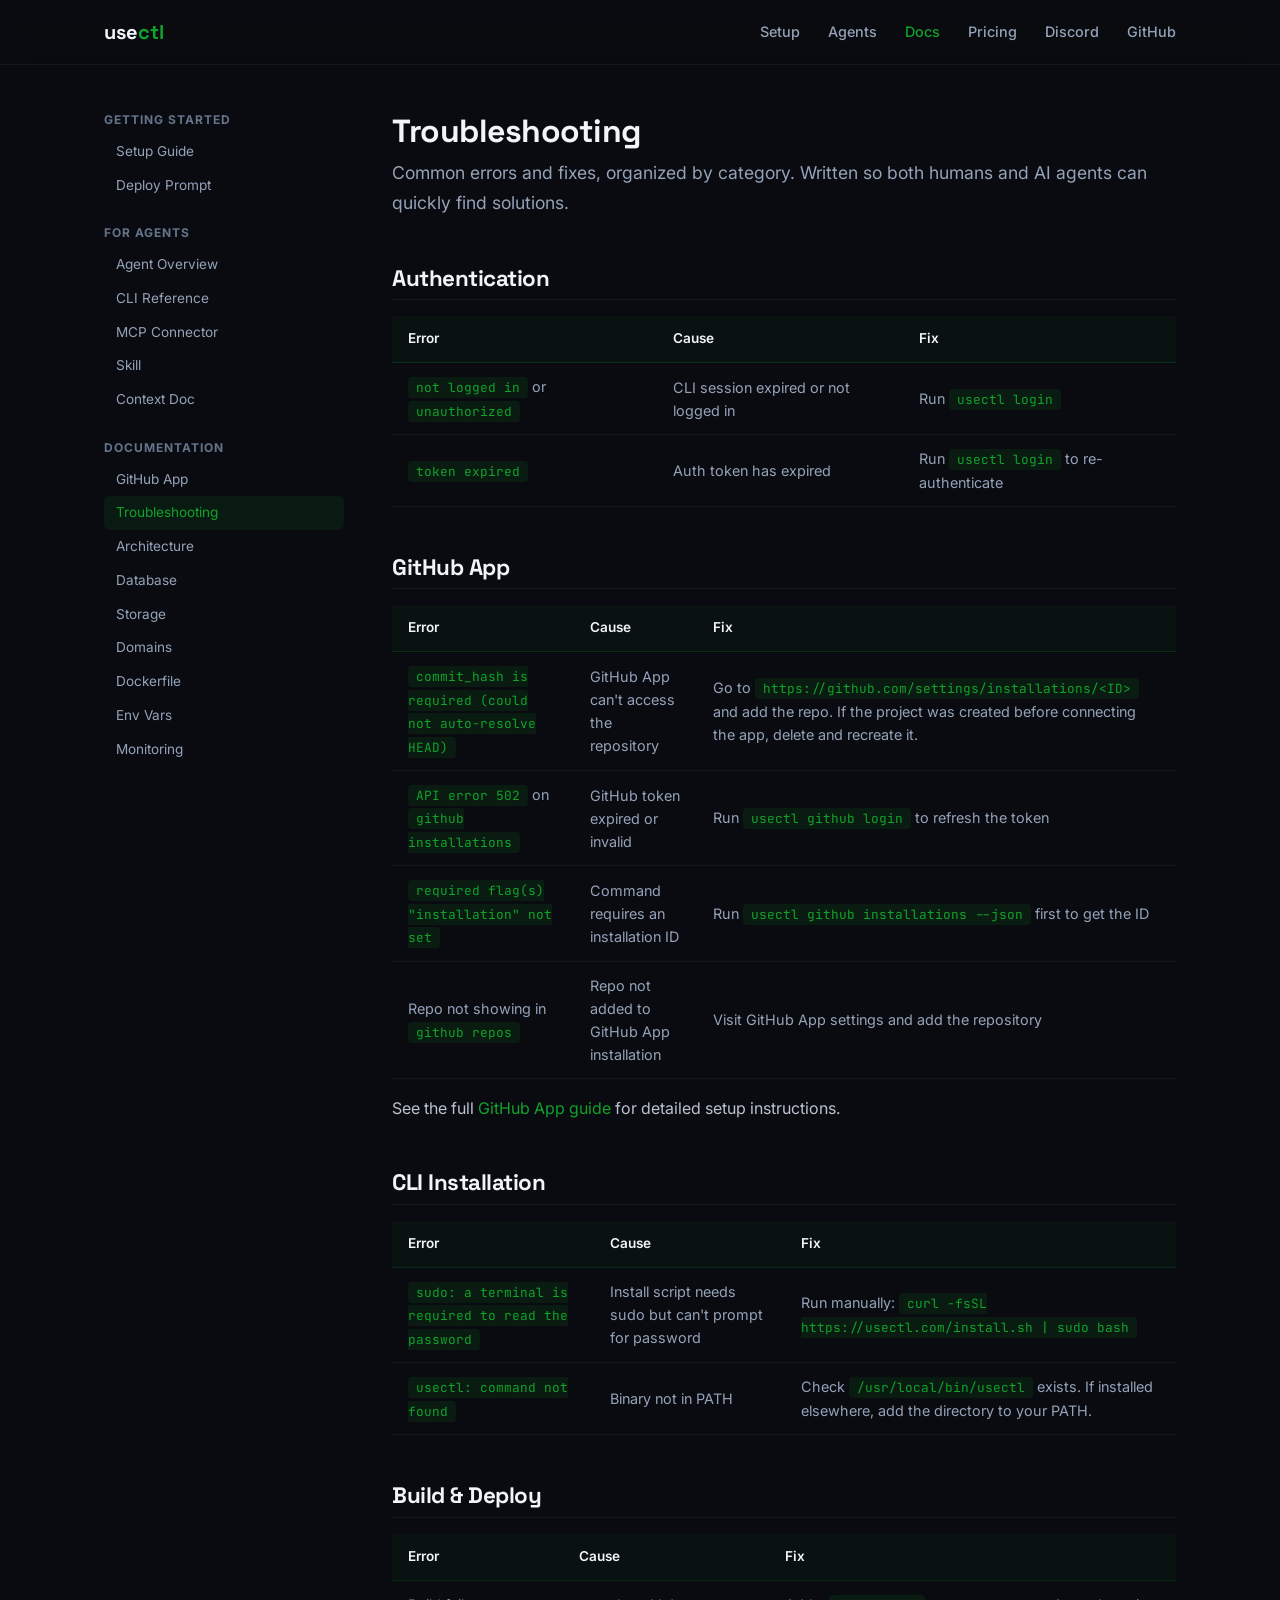
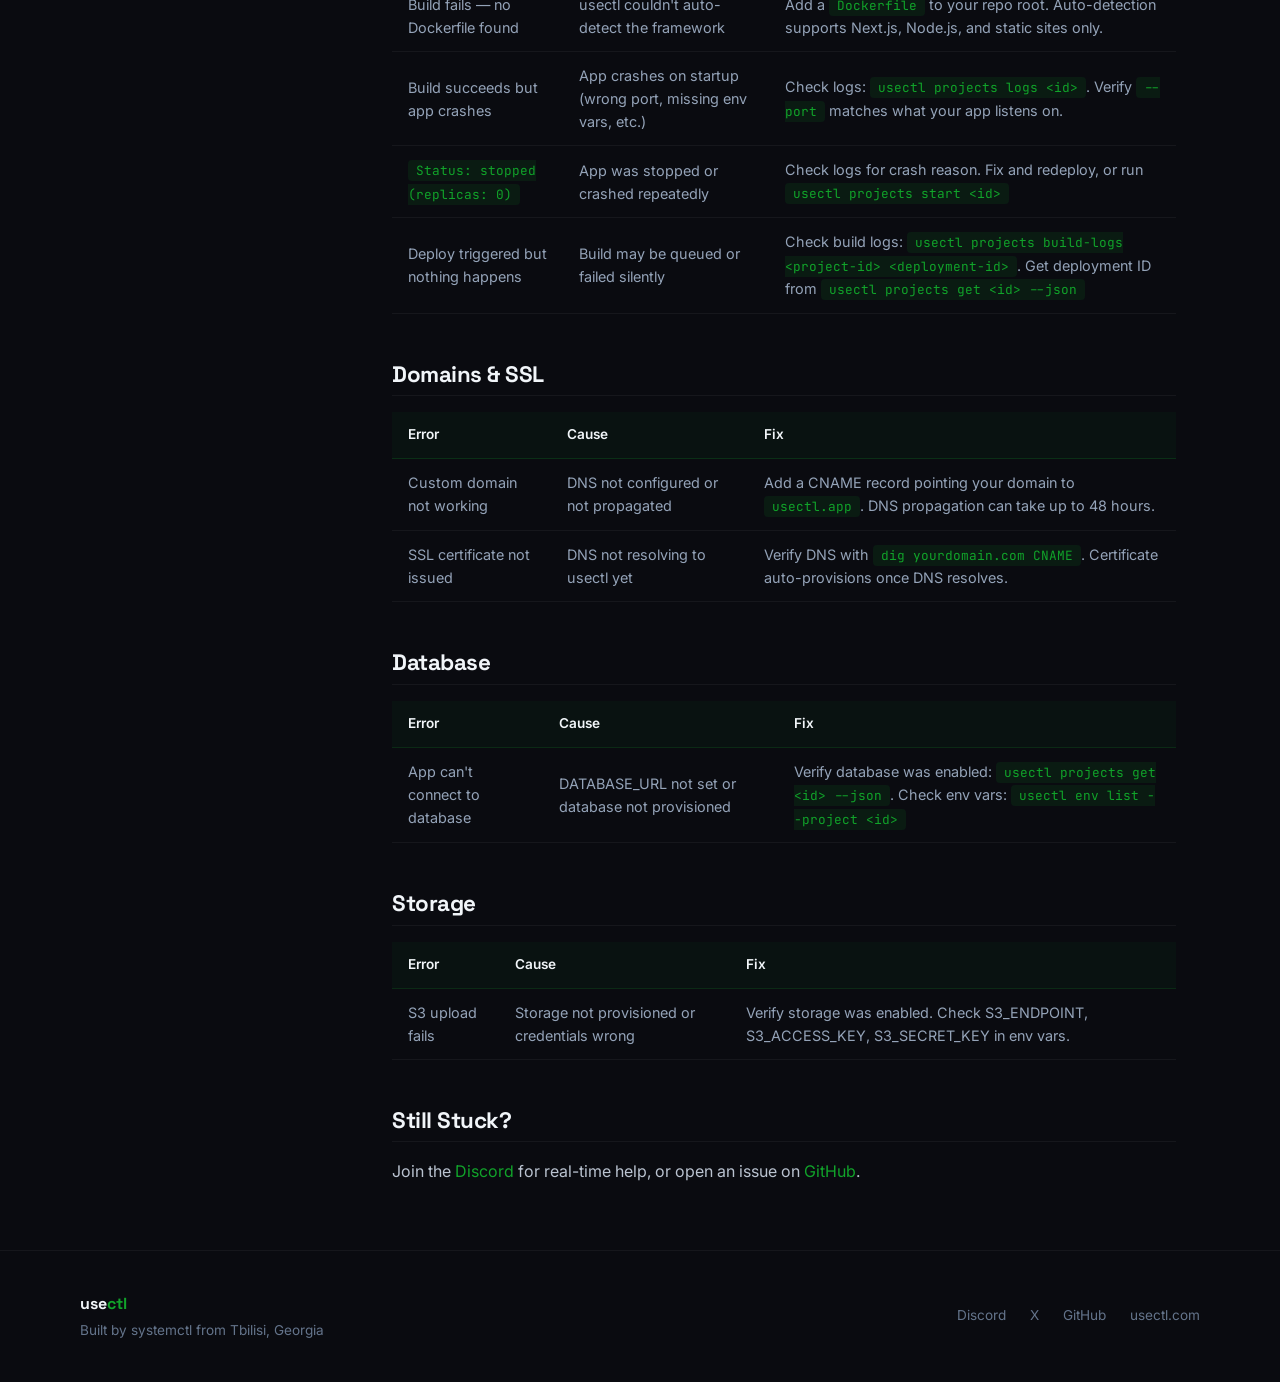
<file: docs/troubleshooting.html>
<!DOCTYPE html>
<html lang="en">
<head>
  <meta charset="UTF-8">
  <link rel="icon" type="image/png" sizes="32x32" href="/images/favicon-32.png">
  <link rel="icon" type="image/png" sizes="16x16" href="/images/favicon-16.png">
  <link rel="apple-touch-icon" sizes="180x180" href="/images/apple-touch-icon.png">
  <meta name="viewport" content="width=device-width, initial-scale=1.0">
  <title>Troubleshooting — usectl docs</title>
  <meta name="description" content="Common errors and fixes for usectl. Organized for both humans and AI agents.">
  <link rel="canonical" href="https://community.usectl.com/docs/troubleshooting.html">
  <meta property="og:type" content="article">
  <meta property="og:site_name" content="usectl">
  <meta property="og:title" content="Troubleshooting — usectl docs">
  <meta property="og:description" content="Common errors and fixes for usectl. Organized for both humans and AI agents.">
  <meta property="og:url" content="https://community.usectl.com/docs/troubleshooting.html">
  <meta property="og:image" content="https://community.usectl.com/images/logo.png">
  <meta name="twitter:card" content="summary">
  <meta name="twitter:image" content="https://community.usectl.com/images/logo.png">
  <meta name="twitter:site" content="@gochaberulava">
  <meta name="twitter:title" content="Troubleshooting — usectl docs">
  <meta name="twitter:description" content="Common errors and fixes for usectl. Organized for both humans and AI agents.">
  <link rel="stylesheet" href="/css/style.css">
  <!-- Google Tag Manager -->
  <script>(function(w,d,s,l,i){w[l]=w[l]||[];w[l].push({'gtm.start':
  new Date().getTime(),event:'gtm.js'});var f=d.getElementsByTagName(s)[0],
  j=d.createElement(s),dl=l!='dataLayer'?'&l='+l:'';j.async=true;j.src=
  'https://www.googletagmanager.com/gtm.js?id='+i+dl;f.parentNode.insertBefore(j,f);
  })(window,document,'script','dataLayer','GT-KDBDMC6P');</script>
  <!-- End Google Tag Manager -->
  <!-- Google Analytics -->
  <script async src="https://www.googletagmanager.com/gtag/js?id=G-0KQ351KJPV"></script>
  <script>
    window.dataLayer = window.dataLayer || [];
    function gtag(){dataLayer.push(arguments);}
    gtag('js', new Date());
    gtag('config', 'G-0KQ351KJPV');
  </script>
  <!-- End Google Analytics -->
</head>
<body>
  <!-- Google Tag Manager (noscript) -->
  <noscript><iframe src="https://www.googletagmanager.com/ns.html?id=GT-KDBDMC6P"
  height="0" width="0" style="display:none;visibility:hidden"></iframe></noscript>
  <!-- End Google Tag Manager (noscript) -->

  <nav class="nav">
    <div class="nav-inner">
      <a href="/" class="nav-logo">use<span>ctl</span></a>
      <button class="nav-toggle" aria-label="Toggle menu" aria-expanded="false">
        <span></span><span></span><span></span>
      </button>
      <ul class="nav-links">
        <li><a href="/setup.html">Setup</a></li>
        <li><a href="/agents/index.html">Agents</a></li>
        <li><a href="/docs/troubleshooting.html">Docs</a></li>
        <li><a href="/pricing.html">Pricing</a></li>
        <li><a href="https://discord.gg/BB3KpQPA" target="_blank">Discord</a></li>
        <li><a href="https://github.com/systemctl-pro/usectl" target="_blank">GitHub</a></li>
      </ul>
    </div>
  </nav>

  <div class="doc-layout">
    <aside class="sidebar">
      <div class="sidebar-section">
        <h4>Getting Started</h4>
        <a href="/setup.html">Setup Guide</a>
        <a href="/deploy-prompt.html">Deploy Prompt</a>
      </div>
      <div class="sidebar-section">
        <h4>For Agents</h4>
        <a href="/agents/index.html">Agent Overview</a>
        <a href="/agents/cli.html">CLI Reference</a>
        <a href="/agents/mcp.html">MCP Connector</a>
        <a href="/agents/skill.html">Skill</a>
        <a href="/agents/doc.html">Context Doc</a>
      </div>
      <div class="sidebar-section">
        <h4>Documentation</h4>
        <a href="/docs/github-app.html">GitHub App</a>
        <a href="/docs/troubleshooting.html" class="active">Troubleshooting</a>
        <a href="/docs/architecture.html">Architecture</a>
        <a href="/docs/database.html">Database</a>
        <a href="/docs/storage.html">Storage</a>
        <a href="/docs/domains.html">Domains</a>
        <a href="/docs/dockerfile.html">Dockerfile</a>
        <a href="/docs/env-vars.html">Env Vars</a>
        <a href="/docs/monitoring.html">Monitoring</a>
      </div>
    </aside>

    <main class="doc-content">
      <h1>Troubleshooting</h1>
      <p class="subtitle">Common errors and fixes, organized by category. Written so both humans and AI agents can quickly find solutions.</p>

      <!-- Authentication -->
      <h2>Authentication</h2>
      <div class="table-wrap">
        <table>
          <thead>
            <tr><th>Error</th><th>Cause</th><th>Fix</th></tr>
          </thead>
          <tbody>
            <tr>
              <td><code>not logged in</code> or <code>unauthorized</code></td>
              <td>CLI session expired or not logged in</td>
              <td>Run <code>usectl login</code></td>
            </tr>
            <tr>
              <td><code>token expired</code></td>
              <td>Auth token has expired</td>
              <td>Run <code>usectl login</code> to re-authenticate</td>
            </tr>
          </tbody>
        </table>
      </div>

      <!-- GitHub App -->
      <h2>GitHub App</h2>
      <div class="table-wrap">
        <table>
          <thead>
            <tr><th>Error</th><th>Cause</th><th>Fix</th></tr>
          </thead>
          <tbody>
            <tr>
              <td><code>commit_hash is required (could not auto-resolve HEAD)</code></td>
              <td>GitHub App can't access the repository</td>
              <td>Go to <code>https://github.com/settings/installations/&lt;ID&gt;</code> and add the repo. If the project was created before connecting the app, delete and recreate it.</td>
            </tr>
            <tr>
              <td><code>API error 502</code> on <code>github installations</code></td>
              <td>GitHub token expired or invalid</td>
              <td>Run <code>usectl github login</code> to refresh the token</td>
            </tr>
            <tr>
              <td><code>required flag(s) "installation" not set</code></td>
              <td>Command requires an installation ID</td>
              <td>Run <code>usectl github installations --json</code> first to get the ID</td>
            </tr>
            <tr>
              <td>Repo not showing in <code>github repos</code></td>
              <td>Repo not added to GitHub App installation</td>
              <td>Visit GitHub App settings and add the repository</td>
            </tr>
          </tbody>
        </table>
      </div>
      <p>See the full <a href="/docs/github-app.html">GitHub App guide</a> for detailed setup instructions.</p>

      <!-- Installation -->
      <h2>CLI Installation</h2>
      <div class="table-wrap">
        <table>
          <thead>
            <tr><th>Error</th><th>Cause</th><th>Fix</th></tr>
          </thead>
          <tbody>
            <tr>
              <td><code>sudo: a terminal is required to read the password</code></td>
              <td>Install script needs sudo but can't prompt for password</td>
              <td>Run manually: <code>curl -fsSL https://usectl.com/install.sh | sudo bash</code></td>
            </tr>
            <tr>
              <td><code>usectl: command not found</code></td>
              <td>Binary not in PATH</td>
              <td>Check <code>/usr/local/bin/usectl</code> exists. If installed elsewhere, add the directory to your PATH.</td>
            </tr>
          </tbody>
        </table>
      </div>

      <!-- Build & Deploy -->
      <h2>Build & Deploy</h2>
      <div class="table-wrap">
        <table>
          <thead>
            <tr><th>Error</th><th>Cause</th><th>Fix</th></tr>
          </thead>
          <tbody>
            <tr>
              <td>Build fails — no Dockerfile found</td>
              <td>usectl couldn't auto-detect the framework</td>
              <td>Add a <code>Dockerfile</code> to your repo root. Auto-detection supports Next.js, Node.js, and static sites only.</td>
            </tr>
            <tr>
              <td>Build succeeds but app crashes</td>
              <td>App crashes on startup (wrong port, missing env vars, etc.)</td>
              <td>Check logs: <code>usectl projects logs &lt;id&gt;</code>. Verify <code>--port</code> matches what your app listens on.</td>
            </tr>
            <tr>
              <td><code>Status: stopped (replicas: 0)</code></td>
              <td>App was stopped or crashed repeatedly</td>
              <td>Check logs for crash reason. Fix and redeploy, or run <code>usectl projects start &lt;id&gt;</code></td>
            </tr>
            <tr>
              <td>Deploy triggered but nothing happens</td>
              <td>Build may be queued or failed silently</td>
              <td>Check build logs: <code>usectl projects build-logs &lt;project-id&gt; &lt;deployment-id&gt;</code>. Get deployment ID from <code>usectl projects get &lt;id&gt; --json</code></td>
            </tr>
          </tbody>
        </table>
      </div>

      <!-- Domains -->
      <h2>Domains & SSL</h2>
      <div class="table-wrap">
        <table>
          <thead>
            <tr><th>Error</th><th>Cause</th><th>Fix</th></tr>
          </thead>
          <tbody>
            <tr>
              <td>Custom domain not working</td>
              <td>DNS not configured or not propagated</td>
              <td>Add a CNAME record pointing your domain to <code>usectl.app</code>. DNS propagation can take up to 48 hours.</td>
            </tr>
            <tr>
              <td>SSL certificate not issued</td>
              <td>DNS not resolving to usectl yet</td>
              <td>Verify DNS with <code>dig yourdomain.com CNAME</code>. Certificate auto-provisions once DNS resolves.</td>
            </tr>
          </tbody>
        </table>
      </div>

      <!-- Database -->
      <h2>Database</h2>
      <div class="table-wrap">
        <table>
          <thead>
            <tr><th>Error</th><th>Cause</th><th>Fix</th></tr>
          </thead>
          <tbody>
            <tr>
              <td>App can't connect to database</td>
              <td>DATABASE_URL not set or database not provisioned</td>
              <td>Verify database was enabled: <code>usectl projects get &lt;id&gt; --json</code>. Check env vars: <code>usectl env list --project &lt;id&gt;</code></td>
            </tr>
          </tbody>
        </table>
      </div>

      <!-- Storage -->
      <h2>Storage</h2>
      <div class="table-wrap">
        <table>
          <thead>
            <tr><th>Error</th><th>Cause</th><th>Fix</th></tr>
          </thead>
          <tbody>
            <tr>
              <td>S3 upload fails</td>
              <td>Storage not provisioned or credentials wrong</td>
              <td>Verify storage was enabled. Check S3_ENDPOINT, S3_ACCESS_KEY, S3_SECRET_KEY in env vars.</td>
            </tr>
          </tbody>
        </table>
      </div>

      <h2>Still Stuck?</h2>
      <p>Join the <a href="https://discord.gg/BB3KpQPA" target="_blank">Discord</a> for real-time help, or open an issue on <a href="https://github.com/systemctl-pro/usectl" target="_blank">GitHub</a>.</p>
    </main>
  </div>

  <footer class="footer">
    <div class="footer-inner">
      <div class="footer-left">
        <div class="footer-logo">use<span>ctl</span></div>
        <div>Built by systemctl from Tbilisi, Georgia</div>
      </div>
      <div class="footer-links">
        <a href="https://discord.gg/BB3KpQPA" target="_blank">Discord</a>
        <a href="https://x.com/gochaberulava" target="_blank">X</a>
        <a href="https://github.com/systemctl-pro/usectl" target="_blank">GitHub</a>
        <a href="https://usectl.com">usectl.com</a>
      </div>
    </div>
  </footer>

  <script src="/js/main.js"></script>
</body>
</html>
</file>
<file: css/style.css>
/* ========================================
   usectl Community Website — Design Tokens + Shared Styles
   Based on Figma: XxIZoC2ryJ6WXTw5kLh5CO
   ======================================== */

/* --- Fonts --- */
@import url('https://fonts.googleapis.com/css2?family=Space+Grotesk:wght@300;400;500;600;700&family=Inter:wght@400;500;600;700&family=JetBrains+Mono:wght@400;500&display=swap');

/* --- Reset --- */
*, *::before, *::after { margin: 0; padding: 0; box-sizing: border-box; }
html { scroll-behavior: smooth; }

body {
  font-family: 'Inter', -apple-system, BlinkMacSystemFont, sans-serif;
  background: #0a0b10;
  color: #e2e8f0;
  line-height: 1.6;
  min-height: 100vh;
  -webkit-font-smoothing: antialiased;
}

a { color: #11a32a; text-decoration: none; transition: color 0.2s; }
a:hover { color: #15cc34; }

h1, h2, h3, h4, h5 {
  font-family: 'Space Grotesk', sans-serif;
  color: #f1f5f9;
  line-height: 1.15;
  letter-spacing: -0.5px;
}

code, pre, .mono {
  font-family: 'JetBrains Mono', 'Fira Code', monospace;
}

img { max-width: 100%; display: block; }

/* --- Utility --- */
.container {
  max-width: 1120px;
  margin: 0 auto;
  padding: 0 24px;
}

.text-gradient {
  background: linear-gradient(135deg, #11a32a, #15cc34, #13ecec);
  -webkit-background-clip: text;
  -webkit-text-fill-color: transparent;
  background-clip: text;
}

.text-muted { color: #94a3b8; }
.text-dim { color: #64748b; }
.text-green { color: #11a32a; }

.sr-only {
  position: absolute; width: 1px; height: 1px;
  padding: 0; margin: -1px; overflow: hidden;
  clip: rect(0,0,0,0); border: 0;
}

/* --- Navigation --- */
.nav {
  position: sticky;
  top: 0;
  z-index: 100;
  background: rgba(10, 11, 16, 0.82);
  backdrop-filter: blur(12px);
  -webkit-backdrop-filter: blur(12px);
  border-bottom: 1px solid rgba(255, 255, 255, 0.05);
}

.nav-inner {
  display: flex;
  align-items: center;
  justify-content: space-between;
  padding: 16px 24px;
  max-width: 1120px;
  margin: 0 auto;
}

.nav-logo {
  font-family: 'Space Grotesk', sans-serif;
  font-size: 1.25rem;
  font-weight: 700;
  color: #f1f5f9;
  text-decoration: none;
}

.nav-logo span { color: #11a32a; }

.nav-links {
  display: flex;
  align-items: center;
  gap: 28px;
  list-style: none;
}

.nav-links a {
  color: #94a3b8;
  font-size: 0.9rem;
  font-weight: 500;
  text-decoration: none;
  transition: color 0.2s;
}

.nav-links a:hover { color: #f1f5f9; }
.nav-links a.active { color: #11a32a; }

.nav-toggle {
  display: none;
  background: none;
  border: none;
  cursor: pointer;
  padding: 4px;
}

.nav-toggle span {
  display: block;
  width: 22px;
  height: 2px;
  background: #94a3b8;
  margin: 5px 0;
  transition: 0.3s;
}

/* --- Hero --- */
.hero {
  padding: 100px 24px 80px;
  text-align: center;
  max-width: 1120px;
  margin: 0 auto;
}

.hero-badge {
  display: inline-block;
  background: rgba(17, 163, 42, 0.1);
  border: 1px solid rgba(17, 163, 42, 0.3);
  color: #11a32a;
  padding: 6px 16px;
  border-radius: 999px;
  font-size: 0.8rem;
  font-weight: 500;
  margin-bottom: 24px;
  font-family: 'Inter', sans-serif;
}

.hero h1 {
  font-size: clamp(2.5rem, 6vw, 4.5rem);
  font-weight: 700;
  letter-spacing: -2px;
  margin-bottom: 20px;
}

.hero p {
  font-size: 1.1rem;
  color: #94a3b8;
  max-width: 560px;
  margin: 0 auto 32px;
  line-height: 1.7;
}

/* --- Buttons --- */
.btn {
  display: inline-flex;
  align-items: center;
  gap: 8px;
  padding: 13px 24px;
  border-radius: 12px;
  font-size: 0.95rem;
  font-weight: 600;
  text-decoration: none;
  transition: all 0.2s;
  cursor: pointer;
  border: none;
  font-family: 'Inter', sans-serif;
}

.btn-primary {
  background: rgba(17, 163, 42, 0.82);
  color: #fff;
  border: 1px solid rgba(17, 163, 42, 0.89);
}

.btn-primary:hover {
  background: rgba(17, 163, 42, 1);
  color: #fff;
  box-shadow: 0 0 24px rgba(17, 163, 42, 0.3);
}

.btn-secondary {
  background: rgba(255, 255, 255, 0.05);
  color: #e2e8f0;
  border: 1px solid rgba(255, 255, 255, 0.1);
}

.btn-secondary:hover {
  background: rgba(255, 255, 255, 0.1);
  border-color: rgba(17, 163, 42, 0.4);
  color: #f1f5f9;
}

.btn-group {
  display: flex;
  gap: 12px;
  justify-content: center;
  flex-wrap: wrap;
}

/* --- Sections --- */
.section {
  padding: 80px 0;
}

.section-alt {
  background: #0c1017;
}

.section-header {
  text-align: center;
  margin-bottom: 48px;
}

.section-header h2 {
  font-size: clamp(1.75rem, 4vw, 2.5rem);
  font-weight: 700;
  letter-spacing: -1px;
  margin-bottom: 12px;
}

.section-header p {
  color: #94a3b8;
  font-size: 1rem;
  max-width: 560px;
  margin: 0 auto;
}

/* --- Card Grid --- */
.card-grid {
  display: grid;
  grid-template-columns: repeat(auto-fit, minmax(300px, 1fr));
  gap: 20px;
}

.card-grid-3 {
  grid-template-columns: repeat(auto-fit, minmax(280px, 1fr));
}

.card {
  background: rgba(122, 135, 158, 0.04);
  border: 1px solid rgba(17, 163, 42, 0.2);
  border-radius: 16px;
  padding: 32px;
  transition: border-color 0.2s, box-shadow 0.2s;
}

.card:hover {
  border-color: rgba(17, 163, 42, 0.4);
  box-shadow: 0 0 32px rgba(17, 163, 42, 0.05);
}

.card-icon {
  width: 44px;
  height: 44px;
  border-radius: 12px;
  background: rgba(17, 163, 42, 0.1);
  border: 1px solid rgba(17, 163, 42, 0.2);
  display: flex;
  align-items: center;
  justify-content: center;
  font-size: 1.25rem;
  margin-bottom: 16px;
  color: #11a32a;
}

.card h3 {
  font-size: 1.1rem;
  margin-bottom: 8px;
}

.card p {
  color: #94a3b8;
  font-size: 0.9rem;
  line-height: 1.6;
}

/* --- Terminal --- */
.terminal {
  max-width: 640px;
  margin: 40px auto 0;
  background: #0c1017;
  border: 1px solid rgba(17, 163, 42, 0.2);
  border-radius: 12px;
  overflow: hidden;
}

.terminal-bar {
  display: flex;
  align-items: center;
  gap: 6px;
  padding: 12px 16px;
  background: rgba(12, 16, 23, 0.8);
  border-bottom: 1px solid rgba(255, 255, 255, 0.05);
}

.terminal-dot {
  width: 10px;
  height: 10px;
  border-radius: 50%;
}

.terminal-dot-red { background: #ff5f57; }
.terminal-dot-yellow { background: #febc2e; }
.terminal-dot-green { background: #11a32a; }

.terminal-body {
  padding: 20px 24px;
  font-family: 'JetBrains Mono', monospace;
  font-size: 0.85rem;
  line-height: 1.9;
  overflow-x: auto;
}

.terminal-body .prompt { color: #11a32a; }
.terminal-body .cmd { color: #e2e8f0; }
.terminal-body .output { color: #64748b; }
.terminal-body .success { color: #11a32a; }

/* --- Steps --- */
.steps {
  display: grid;
  grid-template-columns: repeat(auto-fit, minmax(240px, 1fr));
  gap: 32px;
}

.step-num {
  font-family: 'Space Grotesk', sans-serif;
  font-size: 2.5rem;
  font-weight: 700;
  color: #11a32a;
  margin-bottom: 8px;
  line-height: 1;
}

.step h3 {
  font-size: 1rem;
  margin-bottom: 6px;
}

.step p {
  color: #94a3b8;
  font-size: 0.85rem;
}

/* --- Code Block --- */
.code-block {
  position: relative;
  background: #0c1017;
  border: 1px solid rgba(17, 163, 42, 0.2);
  border-radius: 12px;
  overflow: hidden;
  margin: 16px 0;
}

.code-block-header {
  display: flex;
  align-items: center;
  justify-content: space-between;
  padding: 8px 16px;
  background: rgba(12, 16, 23, 0.8);
  border-bottom: 1px solid rgba(255, 255, 255, 0.05);
  font-size: 0.75rem;
  color: #64748b;
}

.code-block pre {
  padding: 16px 20px;
  overflow-x: auto;
  font-size: 0.85rem;
  line-height: 1.7;
  color: #e2e8f0;
}

.code-block code {
  color: inherit;
}

.copy-btn {
  background: rgba(255, 255, 255, 0.05);
  border: 1px solid rgba(255, 255, 255, 0.1);
  color: #94a3b8;
  padding: 4px 12px;
  border-radius: 6px;
  font-size: 0.75rem;
  cursor: pointer;
  font-family: 'Inter', sans-serif;
  transition: all 0.2s;
}

.copy-btn:hover {
  background: rgba(17, 163, 42, 0.1);
  border-color: rgba(17, 163, 42, 0.3);
  color: #11a32a;
}

.copy-btn.copied {
  background: rgba(17, 163, 42, 0.2);
  border-color: rgba(17, 163, 42, 0.4);
  color: #11a32a;
}

/* --- Tables --- */
.table-wrap {
  overflow-x: auto;
  margin: 16px 0;
}

table {
  width: 100%;
  border-collapse: collapse;
  font-size: 0.9rem;
}

th {
  text-align: left;
  padding: 12px 16px;
  background: rgba(17, 163, 42, 0.05);
  border-bottom: 1px solid rgba(17, 163, 42, 0.2);
  color: #f1f5f9;
  font-weight: 600;
  font-size: 0.85rem;
}

td {
  padding: 12px 16px;
  border-bottom: 1px solid rgba(255, 255, 255, 0.05);
  color: #94a3b8;
}

td code {
  background: rgba(17, 163, 42, 0.1);
  padding: 2px 8px;
  border-radius: 4px;
  font-size: 0.8rem;
  color: #11a32a;
}

/* --- Comparison Section --- */
.comparison {
  display: grid;
  grid-template-columns: 1fr 1fr;
  gap: 20px;
  max-width: 800px;
  margin: 0 auto;
}

.comparison-card {
  background: rgba(122, 135, 158, 0.04);
  border: 1px solid rgba(255, 255, 255, 0.05);
  border-radius: 16px;
  padding: 32px;
}

.comparison-card.highlight {
  border-color: rgba(17, 163, 42, 0.4);
  background: rgba(17, 163, 42, 0.04);
}

.comparison-card h3 {
  font-size: 0.9rem;
  color: #94a3b8;
  font-weight: 500;
  margin-bottom: 4px;
}

.comparison-card .price {
  font-family: 'Space Grotesk', sans-serif;
  font-size: 2rem;
  font-weight: 700;
  color: #f1f5f9;
  margin-bottom: 16px;
}

.comparison-card ul {
  list-style: none;
  padding: 0;
}

.comparison-card li {
  padding: 6px 0;
  color: #94a3b8;
  font-size: 0.85rem;
}

.comparison-card li::before {
  content: '';
  display: inline-block;
  width: 6px;
  height: 6px;
  border-radius: 50%;
  background: #64748b;
  margin-right: 10px;
  vertical-align: middle;
}

.comparison-card.highlight li::before {
  background: #11a32a;
}

/* --- Pricing Cards --- */
.pricing-grid {
  display: grid;
  grid-template-columns: repeat(auto-fit, minmax(200px, 1fr));
  gap: 16px;
  max-width: 900px;
  margin: 0 auto;
}

.pricing-card {
  background: rgba(122, 135, 158, 0.04);
  border: 1px solid rgba(255, 255, 255, 0.05);
  border-radius: 12px;
  padding: 24px;
  text-align: center;
}

.pricing-card.featured {
  border-color: rgba(17, 163, 42, 0.42);
  background: rgba(17, 163, 42, 0.04);
}

.pricing-card .tier {
  font-size: 0.8rem;
  color: #64748b;
  text-transform: uppercase;
  letter-spacing: 1px;
  margin-bottom: 8px;
}

.pricing-card .amount {
  font-family: 'Space Grotesk', sans-serif;
  font-size: 1.5rem;
  font-weight: 700;
  color: #f1f5f9;
  margin-bottom: 4px;
}

.pricing-card .period {
  font-size: 0.8rem;
  color: #64748b;
}

/* --- Founding Member CTA --- */
.founding-cta {
  text-align: center;
  padding: 64px 24px;
  border: 1px solid rgba(17, 163, 42, 0.2);
  border-radius: 16px;
  background: rgba(17, 163, 42, 0.04);
  max-width: 700px;
  margin: 0 auto;
}

.founding-cta h2 {
  font-size: 1.75rem;
  margin-bottom: 12px;
}

.founding-cta p {
  color: #94a3b8;
  max-width: 480px;
  margin: 0 auto 24px;
  font-size: 0.95rem;
}

/* --- Infrastructure Section --- */
.infra-icons {
  display: flex;
  justify-content: center;
  gap: 40px;
  flex-wrap: wrap;
  margin-top: 32px;
}

.infra-icon {
  display: flex;
  flex-direction: column;
  align-items: center;
  gap: 8px;
  color: #64748b;
  font-size: 0.8rem;
}

.infra-icon svg, .infra-icon img {
  width: 40px;
  height: 40px;
  opacity: 0.6;
  transition: opacity 0.2s;
}

.infra-icon:hover svg, .infra-icon:hover img {
  opacity: 1;
}

/* --- Doc Layout (sidebar + content) --- */
.doc-layout {
  display: grid;
  grid-template-columns: 240px 1fr;
  gap: 48px;
  max-width: 1120px;
  margin: 0 auto;
  padding: 48px 24px;
}

.sidebar {
  position: sticky;
  top: 80px;
  align-self: start;
  max-height: calc(100vh - 100px);
  overflow-y: auto;
}

.sidebar-section {
  margin-bottom: 24px;
}

.sidebar-section h4 {
  font-size: 0.75rem;
  text-transform: uppercase;
  letter-spacing: 1px;
  color: #64748b;
  margin-bottom: 8px;
  font-family: 'Inter', sans-serif;
}

.sidebar-section a {
  display: block;
  padding: 6px 12px;
  color: #94a3b8;
  font-size: 0.85rem;
  border-radius: 6px;
  transition: all 0.15s;
}

.sidebar-section a:hover {
  color: #f1f5f9;
  background: rgba(255, 255, 255, 0.05);
}

.sidebar-section a.active {
  color: #11a32a;
  background: rgba(17, 163, 42, 0.1);
}

.doc-content {
  min-width: 0;
}

.doc-content h1 {
  font-size: 2rem;
  margin-bottom: 8px;
}

.doc-content h2 {
  font-size: 1.4rem;
  margin-top: 48px;
  margin-bottom: 16px;
  padding-bottom: 8px;
  border-bottom: 1px solid rgba(255, 255, 255, 0.05);
}

.doc-content h3 {
  font-size: 1.1rem;
  margin-top: 32px;
  margin-bottom: 12px;
}

.doc-content p {
  margin-bottom: 16px;
  color: #bac3d0;
  line-height: 1.7;
}

.doc-content ul, .doc-content ol {
  margin-bottom: 16px;
  padding-left: 20px;
}

.doc-content li {
  margin-bottom: 6px;
  color: #bac3d0;
  line-height: 1.6;
}

.doc-content > .subtitle {
  font-size: 1.1rem;
  color: #94a3b8;
  margin-bottom: 32px;
}

/* --- "Coming Soon" badge --- */
.coming-soon {
  display: inline-block;
  background: rgba(234, 179, 8, 0.1);
  border: 1px solid rgba(234, 179, 8, 0.3);
  color: #eab308;
  padding: 4px 12px;
  border-radius: 999px;
  font-size: 0.75rem;
  font-weight: 500;
}

/* --- Footer --- */
.footer {
  border-top: 1px solid rgba(255, 255, 255, 0.05);
  padding: 40px 24px;
}

.footer-inner {
  max-width: 1120px;
  margin: 0 auto;
  display: flex;
  justify-content: space-between;
  align-items: center;
  flex-wrap: wrap;
  gap: 16px;
}

.footer-left {
  font-size: 0.85rem;
  color: #64748b;
}

.footer-left .footer-logo {
  font-family: 'Space Grotesk', sans-serif;
  font-weight: 700;
  color: #f1f5f9;
  font-size: 1rem;
  margin-bottom: 4px;
}

.footer-left .footer-logo span { color: #11a32a; }

.footer-links {
  display: flex;
  gap: 24px;
}

.footer-links a {
  color: #64748b;
  font-size: 0.85rem;
  transition: color 0.2s;
}

.footer-links a:hover { color: #f1f5f9; }

/* --- Responsive --- */
@media (max-width: 768px) {
  .nav-links {
    display: none;
    position: absolute;
    top: 100%;
    left: 0;
    right: 0;
    background: rgba(10, 11, 16, 0.96);
    backdrop-filter: blur(12px);
    flex-direction: column;
    padding: 16px 24px;
    gap: 0;
    border-bottom: 1px solid rgba(255, 255, 255, 0.05);
  }

  .nav-links.open { display: flex; }

  .nav-links a {
    padding: 12px 0;
    font-size: 1rem;
  }

  .nav-toggle { display: block; }

  .hero { padding: 60px 24px 48px; }

  .comparison {
    grid-template-columns: 1fr;
  }

  .doc-layout {
    grid-template-columns: 1fr;
  }

  .sidebar {
    position: static;
    max-height: none;
    border-bottom: 1px solid rgba(255, 255, 255, 0.05);
    padding-bottom: 24px;
    margin-bottom: 24px;
  }

  .footer-inner {
    flex-direction: column;
    text-align: center;
  }

  .card-grid {
    grid-template-columns: 1fr;
  }

  .pricing-grid {
    grid-template-columns: 1fr 1fr;
  }
}

@media (max-width: 480px) {
  .pricing-grid {
    grid-template-columns: 1fr;
  }

  .steps {
    grid-template-columns: 1fr;
  }
}

/* --- FAQ --- */
.faq {
  max-width: 800px;
  margin: 0 auto;
}

.faq details {
  border-bottom: 1px solid rgba(255, 255, 255, 0.08);
}

.faq details summary {
  padding: 20px 0;
  font-size: 1.05rem;
  font-weight: 500;
  color: #f1f5f9;
  cursor: pointer;
  list-style: none;
  display: flex;
  justify-content: space-between;
  align-items: center;
}

.faq details summary::-webkit-details-marker {
  display: none;
}

.faq details summary::after {
  content: '+';
  font-size: 1.4rem;
  color: #64748b;
  transition: transform 0.2s;
}

.faq details[open] summary::after {
  content: '−';
  color: #11a32a;
}

.faq details p {
  padding: 0 0 20px;
  color: #94a3b8;
  line-height: 1.7;
  font-size: 0.95rem;
}

.faq details p code {
  background: rgba(255, 255, 255, 0.06);
  padding: 2px 6px;
  border-radius: 4px;
  font-size: 0.85em;
}
</file>
